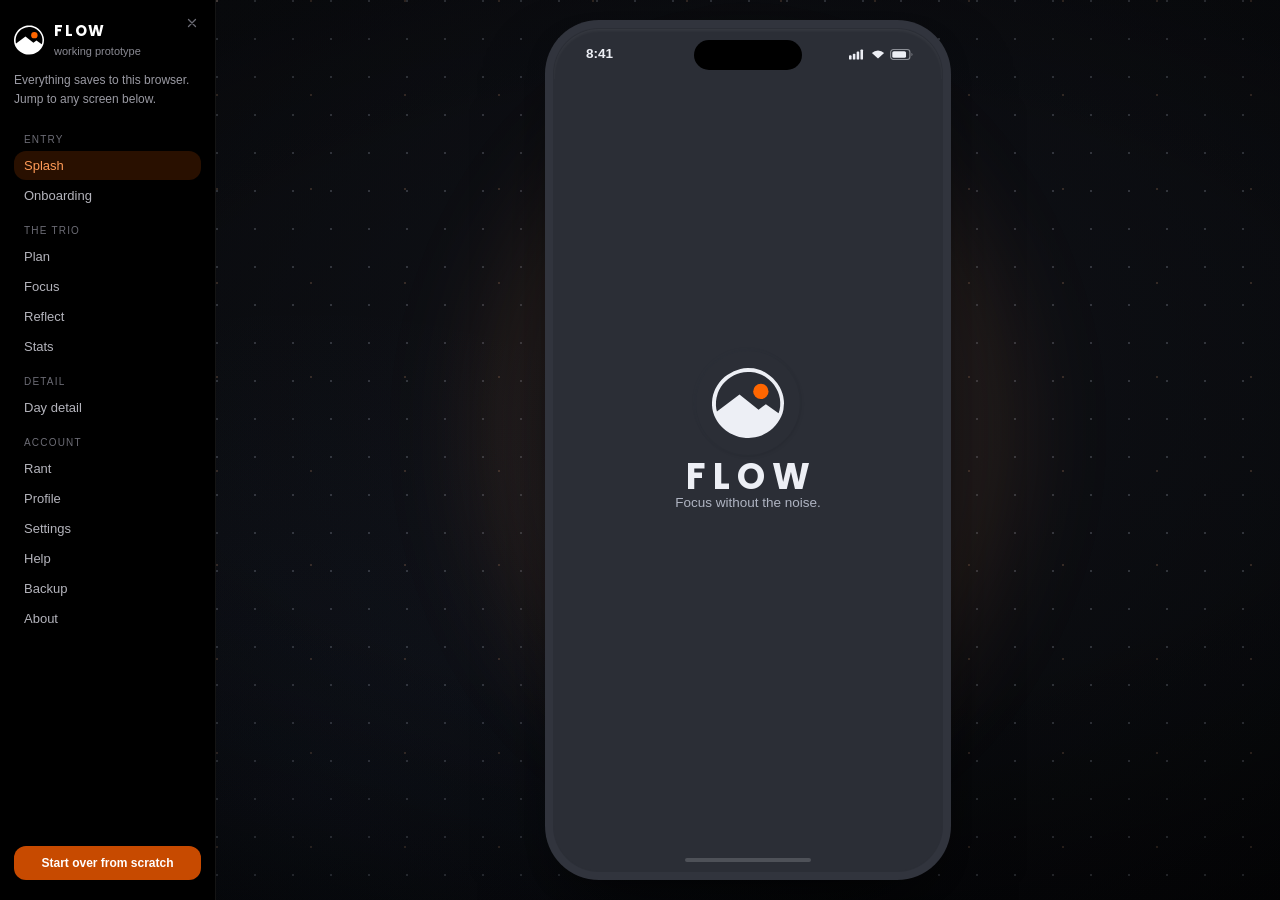
<file: index.html>
<!DOCTYPE html>
<html lang="en" data-theme="dark">
<head>
<meta charset="utf-8">
<meta name="viewport" content="width=device-width, initial-scale=1, viewport-fit=cover">
<meta name="theme-color" content="#000000">
<title>Flow</title>
<meta name="description" content="A focus app that runs in the browser. Plan the day, run the timer, reflect on how it went. No sign up, no account, nothing leaves your device.">

<!-- The mark is white on transparent, drawn for a dark ground, so on its own
     it disappears in a light browser tab. These sit it on the app's own
     near-black first. 180 is the size iOS wants for a home screen. -->
<link rel="icon" href="[data-uri]" sizes="32x32" type="image/png">
<link rel="apple-touch-icon" href="[data-uri]">
<meta name="apple-mobile-web-app-title" content="Flow">

<!-- The card people see when the link gets posted. preview.png sits next to
     the built index.html at the site root, and the URL is absolute because a
     few scrapers will not resolve a relative one. -->
<meta property="og:type" content="website">
<meta property="og:url" content="https://arihantslittlecave.github.io/flow-focus-app/">
<meta property="og:title" content="Flow">
<meta property="og:description" content="Plan the day. Do the work. Reflect on it. A focus app with no sign up and no account.">
<meta property="og:image" content="https://arihantslittlecave.github.io/flow-focus-app/preview.png">
<meta property="og:image:width" content="1600">
<meta property="og:image:height" content="900">
<meta name="twitter:card" content="summary_large_image">

<style>
/* Poppins, served from this folder rather than from Google.
   It used to come off a CDN, which meant the one dependency the project claims
   not to have was a third-party request on every open, the type could arrive
   late or not at all, and anyone running the app handed their IP to someone
   else to load a font. Four subset files, 31 KB in total, sit in app/fonts. */
@font-face{font-family:Poppins;font-weight:400;font-style:normal;font-display:swap;src:url([data-uri]) format('woff2')}
@font-face{font-family:Poppins;font-weight:500;font-style:normal;font-display:swap;src:url([data-uri]) format('woff2')}
@font-face{font-family:Poppins;font-weight:600;font-style:normal;font-display:swap;src:url([data-uri]) format('woff2')}
@font-face{font-family:Poppins;font-weight:700;font-style:normal;font-display:swap;src:url([data-uri]) format('woff2')}

/* =========================================================
   FLOW, shadcn-flavoured design system
   Zinc neutral scale, orange as --primary, bordered cards,
   muted secondary surfaces, visible focus rings.
   ========================================================= */

:root{
  /* Neumorphism: surfaces and ground are the SAME colour, and everything is
     defined by a pair of shadows instead of borders. That is the whole look,
     and it is also its weakness, so text contrast is held high on purpose and
     the one primary action per screen stays a solid orange fill. */
  --background:#2B2E36;
  --foreground:#EDEFF5;
  --card:#2B2E36;
  --card-fg:#EDEFF5;
  --muted:#31343D;
  --muted-fg:#AFB4C2;
  --subtle:#A6ACBB;      /* 5.97:1 on the surface, 5.47 on muted */
  --faint:#9299A8;       /* 4.75:1, the dimmest ink that still passes AA */
  --border:transparent;
  --input:#2B2E36;
  --ring:#FF7A2B;
  --primary-soft:rgba(199,74,0,.22);

  /* the two lights every neumorphic surface is lit by */
  --nm-dark:rgba(9,11,15,.44);
  --nm-lite:rgba(84,91,110,.30);
  --nm-out:2px 2px 5px var(--nm-dark), -2px -2px 5px var(--nm-lite);
  --nm-out-sm:1px 1px 3px var(--nm-dark), -1px -1px 3px var(--nm-lite);
  --nm-in:inset 1px 1px 3px var(--nm-dark), inset -1px -1px 3px var(--nm-lite);
  --nm-in-sm:inset 1px 1px 2px var(--nm-dark), inset -1px -1px 2px var(--nm-lite);
  --nm-faint:1px 1px 4px rgba(9,11,15,.08), -1px -1px 4px rgba(84,91,110,.05);

  --primary:#C74A00;          /* white text on this is 4.76:1 */
  --primary-fg:#FFFFFF;
  --primary-ink:#FF9B57;
  --secondary:#2B2E36;
  --secondary-fg:#EDEFF5;
  --accent-2:#4C7DFF;
  /* There is no red. The palette is five colours and a sixth one for danger
     was never among them, so a destructive action wears the brighter orange,
     the one the mark carries. It is still the accent, so it still reads as
     the committed action, but it is not the same orange as Start Flow and
     Add it, so it does not wear their clothes.
     The text goes dark for a reason: white on FF7A2B is 2.6:1 and unusable.
     2B1405 on it is 6.7:1, and it is the pairing off the palette strip. */
  --destructive:var(--muted-fg);      /* ink */
  --destructive-fill:#FF7A2B;
  --destructive-fill-fg:#2B1405;
  --success:#4FB783;

  /* Light tint plus a backdrop blur, so the app reads as pushed back rather
     than dimmed. It stays a tint rather than the old slab of 50% black, which
     over a light theme turned everything to mud and left the sheet looking
     like a cut-out pasted on. */
  --scrim:rgba(10,11,15,.40);
  --sheet-edge:rgba(255,255,255,.07);

  --stage:#0B0B0D;
  --card-shadow:none;

  --radius:18px;
  --radius-sm:12px;
  --radius-lg:24px;
  --pad:18px;
  --ease:cubic-bezier(.22,1,.36,1);
  --sans:-apple-system,BlinkMacSystemFont,'Segoe UI',Roboto,'Helvetica Neue',Arial,sans-serif;
  --brand:'Poppins',var(--sans);
}

:root[data-theme="light"]{
  /* Scoped to :root deliberately, the theme switcher is <button data-theme="light">,
     so a bare attribute selector redefines the whole palette on that button. */
  --background:#E7EAF0;
  --foreground:#2F3340;
  --card:#E7EAF0;
  --card-fg:#2F3340;
  --muted:#E1E4EC;
  --muted-fg:#565C6C;
  --subtle:#575D6E;      /* 5.45:1 on the surface */
  --faint:#636978;       /* 4.56:1, the dimmest ink that still passes AA */
  --border:transparent;
  --input:#E7EAF0;
  --primary-ink:#B04200;
  --destructive:var(--muted-fg);
  --destructive-fill:#FF7A2B;
  --destructive-fill-fg:#2B1405;
  --scrim:rgba(46,52,68,.26);
  --sheet-edge:rgba(255,255,255,.7);
  --secondary:#E7EAF0;
  --secondary-fg:#2F3340;
  --primary-soft:rgba(199,74,0,.14);

  --nm-dark:rgba(157,170,197,.42);
  --nm-lite:rgba(255,255,255,.55);
  --nm-faint:1px 1px 4px rgba(157,170,197,.09), -1px -1px 4px rgba(255,255,255,.18);
}


*,*::before,*::after{box-sizing:border-box}
html,body{height:100%}
body{
  margin:0;font-family:var(--sans);background:var(--stage);color:var(--foreground);
  font-size:14px;line-height:1.5;-webkit-font-smoothing:antialiased;overflow:hidden;
}
button{font-family:inherit;cursor:pointer;border:0;background:none;color:inherit;padding:0}
input,textarea{font-family:inherit;color:inherit}
/* Must stay a bare type selector (0,0,1). An `svg:not([...])` variant outranks
   class rules like .head-ico and blows every sized icon up to 100%. The hidden
   sprite escapes this via inline styles, which beat any stylesheet rule. */
svg{width:100%;height:100%;display:block;fill:none}
:focus-visible{outline:2px solid var(--ring);outline-offset:2px;border-radius:4px}
/* a class that sets `display` outranks the UA rule for [hidden], so state it */
[hidden]{display:none !important}

/* ============ STAGE ============ */
/* The stage is what everything gets recorded against, so it earns a little
   depth: a warm pool of light behind the phone, a cool one opposite it, and a
   vignette so the frame reads as lit rather than flat. Stays dark in both
   themes; only the phone follows the theme. */
/* The ground is now neutral and graded, and ALL the colour comes from the one
   key light behind the phone below. The old version tinted the whole stage
   warm AND put a blurred orange disc on top of it, and two warm layers over a
   near-black ground compound into brown rather than into light. */
.stage{
  /* `clip`, not `hidden`. The dot field is deliberately larger than the stage
     so its edges never show, and `hidden` would turn the stage into a scroll
     container to hold that overflow. Anything then calling .focus() inside it,
     which the confirm dialog does, scrolls ancestors to reveal the target and
     shunts the whole phone off centre. `clip` clips without ever scrolling. */
  height:100vh;display:flex;position:relative;isolation:isolate;overflow:clip;
  background:
    /* ambient fill from the lower left, wide and weak: it only exists to stop
       the warm key light reading as brown against a neutral ground */
    radial-gradient(1000px 800px at 24% 88%, rgba(96,132,214,.055), transparent 62%),
    radial-gradient(1300px 1000px at 58% 42%, #101218 0%, transparent 72%),
    linear-gradient(176deg, #08090C 0%, #060709 56%, #030405 100%);
}
/* Two dot fields at different scales drifting at different speeds, which is
   what sells depth: one field alone just slides. Both loop by translating
   EXACTLY one tile, so the pattern lands back on itself and the restart is
   invisible. Transform rather than background-position so it composites on the
   GPU and costs nothing while you are recording. Sits before .stage::after in
   the tree, so at the same z-index the vignette still paints over it and the
   dots fade out into the corners instead of running to the edge. */
/* A still dot field. It used to drift, and drifting was the wrong call: it
   pulls the eye to the background of a recording whose subject is the phone.
   Static, it does the one job worth doing, which is giving the ground a
   texture so it does not read as flat black.

   Two scales, both fixed. Dots are half the size they were and a touch
   brighter to compensate, since a smaller dot loses more to antialiasing and
   to video compression than the size reduction alone suggests. */
.stage-dots{position:absolute;inset:0;z-index:-1;pointer-events:none}
.stage-dots::before,
.stage-dots::after{content:'';position:absolute;inset:0}
.stage-dots::before{
  background-image:radial-gradient(circle at 1px 1px, rgba(214,224,244,.19) .75px, transparent 0);
  background-size:38px 38px;
}
.stage-dots::after{
  background-image:radial-gradient(circle at 1px 1px, rgba(255,186,138,.17) 1px, transparent 0);
  background-size:94px 94px;
}

.stage::after{                      /* vignette, drawn over the ground only */
  content:'';position:absolute;inset:0;z-index:-1;pointer-events:none;
  background:radial-gradient(128% 96% at 58% 44%,
    transparent 34%, rgba(0,0,0,.34) 68%, rgba(0,0,0,.78) 100%);
}
/* Flat black, and opaque, so the stage gradient and the dot field stop at its
   edge. The navigation is a tool for driving the demo, not part of the set. */
.stage-rail{
  width:216px;flex:none;padding:20px 14px;border-right:1px solid rgba(255,255,255,.08);
  background:#000;z-index:1;position:relative;
  display:flex;flex-direction:column;gap:12px;overflow-y:auto;
}
/* Rail visibility. Hiding it hands the whole window to the phone, which is the
   only thing worth recording. The state lives under its own localStorage key,
   not in the app's data, so it never lands in an export. */
.rail-hide{
  position:absolute;top:10px;right:10px;width:26px;height:26px;border-radius:8px;
  display:grid;place-items:center;color:#6C6C75;transition:.14s var(--ease);
}
.rail-hide svg{width:14px;height:14px}
.rail-hide:hover{background:rgba(255,255,255,.09);color:#fff}
.rail-show{
  position:absolute;top:14px;left:14px;z-index:5;width:34px;height:34px;border-radius:10px;
  display:none;place-items:center;color:#7A7A84;background:rgba(255,255,255,.05);
  transition:.16s var(--ease);
}
.rail-show svg{width:16px;height:16px}
.rail-show:hover{background:rgba(255,255,255,.12);color:#fff}
/* fades out of the way while you record, and comes back when you reach for it */
.rail-show{opacity:.22}
.rail-show:hover{opacity:1}
body.no-rail .stage-rail{display:none}
body.no-rail .rail-show{display:grid}

.rail-brand{display:flex;align-items:center;gap:10px}
.rail-mark{width:30px;height:30px;flex:none;color:#fff}
.rail-name{font-family:var(--brand);font-size:15px;font-weight:700;letter-spacing:.12em;color:#fff}
.rail-sub{font-size:11px;color:#8A8A93}
.rail-note{margin:0;font-size:12px;line-height:1.55;color:#9A9AA3}
.rail-nav{display:flex;flex-direction:column;gap:1px}
.rail-nav button{
  text-align:left;padding:7px 10px;border-radius:var(--radius-sm);font-size:13px;
  color:#B4B4BC;transition:.14s var(--ease);
}
.rail-nav button:hover{background:rgba(255,255,255,.07);color:#fff}
.rail-nav button.is-active{background:rgba(255,102,0,.16);color:#FF9B57}
.rail-nav .rail-cat{font-size:10px;letter-spacing:.12em;text-transform:uppercase;color:#6C6C75;padding:12px 10px 3px}
/* This was grey text on a 12% white border, on a dark rail, which is the same
   treatment as something switched off. It is the one control on the rail
   anyone actually goes looking for, so it is orange and it holds a fill. */
.rail-reset{margin-top:auto;padding:10px;border-radius:var(--radius-sm);
  font-size:12px;font-weight:600;
  border:0;background:#C74A00;color:#fff;transition:.14s}
/* #C74A00, not the brighter mark orange: white sits at 4.76:1 on this one and
   nowhere near it on #FF6600. Filled, it is also the only solid block on the
   rail, so it no longer reads as a sibling of the active nav pill. */
.rail-reset:hover{filter:brightness(1.08)}

/* `clip` not `hidden`: the dot field inside is deliberately oversized, and
   `hidden` would make this a scroll container that any .focus() could scroll. */
.device-wrap{flex:1;display:grid;place-items:center;padding:20px;min-width:0;overflow:clip;position:relative}
/* Key light and fill, both centred on the phone rather than on the stage, so
   the glow sits behind the subject instead of smearing off to one side. Warm
   from upper right, a cool counter-light from lower left to stop the warm side
   reading as brown. Sits behind .device because a pseudo-element with auto
   z-index paints in tree order and ::before comes first. */
.device-wrap::before{
  content:'';position:absolute;left:50%;top:48%;transform:translate(-50%,-50%);
  width:min(720px,104%);height:min(880px,104%);pointer-events:none;
  border-radius:50%;
  /* A ring, not a disc. The phone covers the middle of a filled glow, so all a
     disc does is light the ground you cannot see; the value contrast that makes
     a subject separate has to land ON the silhouette. Transparent out to ~38%
     (behind the frame), brightest at ~62% (just outside it), then away. This is
     the one treatment that works for both themes, since it reads as a rim light
     on the dark phone and as a warm bounce around the light one. */
  background:radial-gradient(closest-side,
    transparent 34%, rgba(255,166,104,.10) 60%, rgba(255,140,70,.04) 76%, transparent 93%);
  filter:blur(30px);
}
/* A transform scales the frame visually but leaves its layout box at 844px,
   which throws off centring and runs the bottom off-screen. The slot carries
   the real scaled size so layout stays honest. */
.device-slot{width:calc(390px * var(--fit,1));height:calc(844px * var(--fit,1))}

/* ============ DEVICE ============
   Always exactly 390x844; scales as a whole via --fit when the window is
   short, so the aspect never distorts. */
.device{
  position:relative;width:390px;height:844px;
  transform:scale(var(--fit,1));transform-origin:top left;
  background:var(--background);border-radius:46px;
  border:1px solid var(--border);
  box-shadow:0 0 0 8px var(--muted),0 0 0 9px var(--border),
              0 2px 3px rgba(255,255,255,.05) inset,
              0 40px 90px -24px rgba(0,0,0,.75),
              0 12px 34px -12px rgba(0,0,0,.55);
  display:flex;flex-direction:column;overflow:hidden;
}
.notch{position:absolute;top:11px;left:50%;transform:translateX(-50%);width:108px;height:30px;background:#000;border-radius:18px;z-index:40}
.statusbar{
  height:50px;flex:none;padding:0 28px 0 32px;display:flex;align-items:center;
  justify-content:space-between;font-size:13.5px;font-weight:600;color:var(--foreground);z-index:30;
}
.sb-right{display:flex;align-items:center;gap:5px}
.sb-ico{height:11px}
.sb-ico:nth-child(1){width:17px}.sb-ico:nth-child(2){width:14px}.sb-ico:nth-child(3){width:24px}

/* ============ SCREENS ============ */
.viewport{position:relative;flex:1;min-height:0;overflow:hidden}
.screen{position:absolute;inset:0;display:none;flex-direction:column;background:var(--background)}
.screen.is-active{display:flex;animation:screenIn .26s var(--ease)}
@keyframes screenIn{from{opacity:0;transform:translateY(6px)}to{opacity:1;transform:none}}

.scroll{
  flex:1;min-height:0;overflow-y:auto;overscroll-behavior:contain;
  padding:0 var(--pad) 24px;display:flex;flex-direction:column;gap:20px;scrollbar-width:none;
}
.scroll::-webkit-scrollbar{display:none}
.scroll>*{flex:none}

/* ============ HEADER ============ */
.apphead{flex:none;padding:2px var(--pad) 14px;display:flex;align-items:center;justify-content:space-between;gap:12px}
.head-title{
  display:flex;align-items:center;gap:7px;margin:0;
  font-size:20px;font-weight:600;letter-spacing:-.02em;color:var(--foreground);
}
.head-title>svg{display:none}
.head-title--back{font-size:14px;font-weight:500;color:var(--muted-fg);
  padding:7px 12px 7px 9px;border-radius:var(--radius-sm);border:1px solid var(--border);background:var(--card)}
.head-title--back>svg{display:block;width:14px;height:14px;transform:rotate(180deg)}
.head-title--back:hover{color:var(--foreground);background:var(--muted)}
/* an entry point that says what it is, rather than a bare flame icon */
/* .card sets flex-direction:column and is defined later in this file, so the
   modifier needs the extra class to win rather than relying on source order */
.card.card--action{
  flex-direction:row;align-items:center;gap:13px;text-align:left;width:100%;
  padding:14px;transition:.16s var(--ease);
}
.card.card--action:hover{border-color:var(--primary);background:var(--muted)}
.card.card--action:active{transform:scale(.995)}
/* A solid orange flame on a near-black disc, so it reads as a mark rather than
   as a soft tinted blob. The disc is the same in both themes on purpose: it is
   a badge, and a badge that changes colour with the theme stops being one. */
.action-ico{
  width:38px;height:38px;flex:none;border-radius:50%;display:grid;place-items:center;
  background:#0D0E12;color:#FF7A2B;
  box-shadow:inset 0 0 0 1px rgba(255,122,43,.22);
}
.action-ico svg{width:18px;height:18px}
.action-txt{flex:1;min-width:0;display:flex;flex-direction:column;gap:2px}
.action-txt b{font-size:14px;font-weight:600;letter-spacing:-.01em}
.action-txt small{font-size:11.5px;line-height:1.45;color:var(--muted-fg)}
.action-arrow{width:15px;height:15px;flex:none;color:var(--subtle)}

.avatar{
  width:36px;height:36px;flex:none;border-radius:50%;position:relative;
  background:var(--muted);border:1px solid var(--border);
  color:var(--subtle);display:grid;place-items:center;
  transition:.16s var(--ease);
}
.avatar svg{width:26px;height:26px;margin-top:4px}
.avatar:hover{color:var(--muted-fg);border-color:var(--subtle)}
.avatar:active{transform:scale(.94)}

/* ============ CARD ============ */
.card{
  background:var(--card);color:var(--card-fg);border:1px solid var(--border);
  border-radius:var(--radius);padding:16px;display:flex;flex-direction:column;gap:12px;
  box-shadow:var(--card-shadow);
}
.card--pad{padding:18px}
.card-head{display:flex;align-items:center;gap:10px}
.card-head b{font-weight:600;font-size:14.5px;flex:1;letter-spacing:-.01em}
.card-head span{font-size:12px;color:var(--subtle);font-variant-numeric:tabular-nums}
.head-ico{width:16px;height:16px;flex:none;color:var(--subtle)}
.card-p{margin:0;font-size:13px;line-height:1.65;color:var(--muted-fg)}
.card-empty{margin:0;font-size:12.5px;line-height:1.6;color:var(--subtle);text-align:center;padding:14px 6px}
.card-fine{margin:0;font-size:11.5px;line-height:1.55;color:var(--subtle);text-align:center}
.card-fine a{color:var(--primary-ink);text-decoration:none}
.card-brand{display:flex;align-items:center;justify-content:space-between;gap:12px}
.card-brand b{font-size:15px;font-weight:600;letter-spacing:-.01em}
.brandmark{display:flex;align-items:center;gap:6px;flex:none;opacity:.85}
.brandmark svg{width:20px;height:20px;color:var(--card-fg)}
.brandmark em{font-family:var(--brand);font-style:normal;font-size:10px;font-weight:700;letter-spacing:.09em}
/* left, not centre: the hero stat, the three tiles under it and the whole
   card below are all left-aligned, so centring these two made one card
   change edge twice. A 40px number that recentres as the total changes
   width also moves on the screen every day; anchored left it does not. */
.card-sec{display:flex;flex-direction:column;gap:10px;align-items:flex-start;padding:2px 0}
.sec-title{font-size:12px;font-weight:500;color:var(--muted-fg);letter-spacing:.01em}
.sec-note{font-size:11.5px;color:var(--subtle)}
.card-foot{display:flex;align-items:center;justify-content:space-between;gap:12px}
.card-foot--btns{border-top:1px solid var(--border);padding-top:12px}
.card-foot span{font-size:11.5px;color:var(--subtle)}
.done-count{display:flex;align-items:center;gap:7px;font-size:12.5px;color:var(--muted-fg)}
.done-count svg{width:15px;height:15px;flex:none;color:var(--subtle)}
.done-count b{font-weight:600;color:var(--foreground);font-variant-numeric:tabular-nums}

/* ============ ROWS ============ */
.rows{display:flex;flex-direction:column;gap:12px}
.row{
  display:flex;align-items:center;justify-content:space-between;gap:12px;
  padding:11px 13px;border:1px solid var(--border);border-radius:var(--radius-sm);
  font-size:13.5px;color:var(--foreground);text-align:left;width:100%;
  background:transparent;transition:.14s var(--ease);
}
.row span{flex:1;min-width:0}
.row b{font-weight:600;font-variant-numeric:tabular-nums;color:var(--foreground)}
.row:hover{background:var(--muted)}
.row.is-sel{background:var(--muted);border-color:var(--subtle)}
.row.is-sel span{font-weight:500}
/* the row is just a row now; the dialog it opens does the warning */
.row--danger{color:var(--destructive);border-color:var(--border)}
.row--danger:hover{background:rgba(255,255,255,.05)}
.row--split{cursor:default}
.row--entry{padding:12px 13px}
/* block, not flex: as a flex item the clamped note got compressed and the
   second line was sliced through the middle of the glyphs */
.row--entry{display:block;padding:11px 13px}
.entry-when{font-size:11.5px;color:var(--subtle);display:flex;gap:7px;align-items:center;margin-bottom:4px}
.entry-when i{width:6px;height:6px;border-radius:50%;background:var(--mood,var(--subtle));flex:none}
.entry-note{font-size:13px;line-height:1.5;color:var(--foreground);
  display:-webkit-box;-webkit-line-clamp:2;-webkit-box-orient:vertical;overflow:hidden;
  max-height:3em}   /* explicit, or the second line clips mid-glyph */
.row--split:hover{background:transparent}

/* ============ BUTTONS ============ */
/* text-decoration and colour are stated because two of these are <a>: a link
   that really goes somewhere beats a <button> that only apologises for not
   working. Both open the repo in a new tab. */
.btn{
  height:40px;padding:0 16px;border-radius:var(--radius-sm);
  font-size:13.5px;font-weight:500;display:inline-flex;align-items:center;
  justify-content:center;gap:7px;transition:.14s var(--ease);white-space:nowrap;
  text-decoration:none;color:inherit;cursor:pointer;
}
.btn:active{transform:scale(.985)}
.btn-ico{width:15px;height:15px;flex:none}
.btn--primary{background:var(--primary);color:var(--primary-fg)}
.btn--primary:hover{filter:brightness(1.08)}
.btn--ghost{background:transparent;color:var(--foreground);border:1px solid var(--border)}
.btn--ghost:hover{background:var(--muted)}
.btn--block{width:100%}
.btn--grow{flex:1}
.btn--sm{height:32px;padding:0 12px;font-size:12.5px}
.btn-pair{display:flex;gap:6px}
.icon-btn{width:30px;height:30px;border-radius:var(--radius-sm);display:grid;place-items:center;color:var(--muted-fg);flex:none;transition:.14s}
.icon-btn:hover{background:var(--muted);color:var(--foreground)}
.icon-btn svg{width:17px;height:17px}
.round-btn{width:40px;height:40px;flex:none;border-radius:var(--radius-sm);background:var(--secondary);border:1px solid var(--border);color:var(--muted-fg);display:grid;place-items:center;transition:.14s}
.round-btn:hover{color:var(--foreground);background:var(--muted)}
.round-btn svg{width:16px;height:16px}

/* ============ FIELDS ============ */
.fld{display:flex;flex-direction:column;gap:6px}
.fld>span{font-size:12.5px;font-weight:500;color:var(--foreground)}
.fld input,textarea,.addrow input{
  width:100%;height:38px;padding:0 12px;border-radius:var(--radius-sm);
  background:transparent;border:1px solid var(--input);
  font-size:13.5px;color:var(--foreground);outline:none;transition:.14s;
}
textarea{height:auto;padding:10px 12px;resize:none;line-height:1.6;font-size:13.5px}
.fld input:focus,textarea:focus,.addrow input:focus{border-color:var(--ring);box-shadow:0 0 0 3px var(--primary-soft, rgba(255,102,0,.14))}
input::placeholder,textarea::placeholder{color:var(--subtle)}

.seg{display:flex;gap:2px;padding:3px;background:var(--muted);border-radius:var(--radius-sm);flex:none}
.seg button{padding:5px 11px;border-radius:6px;font-size:12px;font-weight:500;color:var(--muted-fg);transition:.14s var(--ease)}
.seg button.is-active{background:var(--card);color:var(--foreground);box-shadow:0 1px 2px rgba(0,0,0,.18)}
.seg--sm button{padding:4px 9px;font-size:11.5px}

.swatches{display:flex;gap:6px;flex:none}
.swatches button{width:20px;height:20px;border-radius:50%;background:var(--s);border:2px solid transparent;transition:.14s}
.swatches button.is-active{border-color:var(--foreground)}

.toggle{width:40px;height:23px;flex:none;border-radius:999px;background:var(--muted);border:1px solid var(--border);position:relative;transition:.2s var(--ease)}
.toggle::after{content:'';position:absolute;top:2px;left:2px;width:17px;height:17px;border-radius:50%;background:var(--subtle);transition:.2s var(--ease)}
.toggle.is-on{background:var(--primary);border-color:var(--primary)}
.toggle.is-on::after{transform:translateX(17px);background:#fff}

/* ============ STEPPERS ============ */
.stepper-row{display:flex;align-items:center;justify-content:space-between;gap:8px;
  padding:8px 10px;background:var(--card);border:1px solid var(--border);border-radius:var(--radius)}
.stepper-row b{flex:1;font-size:14px;font-weight:600;color:var(--foreground);text-align:center;letter-spacing:-.01em}
.stepper-row button{width:28px;height:28px;flex:none;border-radius:6px;color:var(--muted-fg);display:grid;place-items:center;transition:.14s}
.stepper-row button:hover{background:var(--muted);color:var(--foreground)}
.stepper-row button svg{width:13px;height:13px}

.pill-stepper{
  flex:1;min-width:0;height:52px;border-radius:var(--radius-sm);background:var(--card);
  border:1px solid var(--border);display:flex;align-items:center;padding:0 4px;gap:4px;
}
/* caption above value, so "General" is understood as the block's label rather
   than as a loose word sitting between two arrows */
.pill-val{flex:1;min-width:0;display:flex;flex-direction:column;align-items:center;gap:1px}
.pill-val i{font-style:normal;font-size:9px;letter-spacing:.07em;text-transform:uppercase;color:var(--subtle)}
.pill-stepper b{max-width:100%;font-size:13px;font-weight:500;color:var(--foreground);text-align:center;
  overflow:hidden;text-overflow:ellipsis;white-space:nowrap}
/* 28x28 with no resting state: below a comfortable touch target, and flat
   until hovered, so on a phone there was nothing saying these were buttons.
   44x44 with a plate at rest. */
.pill-stepper button{width:44px;height:44px;flex:none;border-radius:10px;
  background:var(--muted);color:var(--muted-fg);display:grid;place-items:center;transition:.14s}
.pill-stepper button:hover:not(:disabled){color:var(--foreground)}
.pill-stepper button:active:not(:disabled){box-shadow:var(--nm-in-sm)}
.pill-stepper button:disabled{opacity:.25;cursor:default}
.pill-stepper button svg{width:15px;height:15px}

.numstep{display:flex;align-items:center;justify-content:space-between;gap:8px}
.numstep b{font-size:15px;font-weight:600;font-variant-numeric:tabular-nums}
.numstep button{width:26px;height:26px;flex:none;border-radius:6px;background:var(--muted);border:1px solid var(--border);color:var(--foreground);display:grid;place-items:center;transition:.14s}
.numstep button:hover{border-color:var(--subtle)}
.numstep button svg{width:12px;height:12px}
.numstep--wide{height:38px;border:1px solid var(--input);border-radius:var(--radius-sm);padding:0 6px}

/* ============ PLAN ============ */
.tasks{list-style:none;margin:0;padding:0;display:flex;flex-direction:column;gap:1px}
.task{display:flex;align-items:center;gap:10px;padding:9px 8px;border-radius:var(--radius-sm);transition:.14s}
.task:hover{background:var(--muted)}
.task-txt{flex:1;min-width:0;font-size:13.5px;line-height:1.45;color:var(--foreground);word-break:break-word}
/* skip-ink is the reason a struck task can come out looking unstruck: browsers
   break the line where it would cross a glyph, and on a short line with
   descenders and digits the gaps can swallow most of it. Pinning the colour and
   thickness too, so the line does not thin out to nothing at odd zoom levels. */
.task.is-done .task-txt{
  color:var(--subtle);
  text-decoration:line-through;
  text-decoration-color:var(--subtle);
  text-decoration-thickness:1.5px;
  text-decoration-skip-ink:none;
}
.task-txt[contenteditable="true"]{outline:none;box-shadow:inset 0 -1px 0 var(--primary)}
.task-box{width:18px;height:18px;flex:none;border-radius:5px;border:1.5px solid var(--subtle);display:grid;place-items:center;color:transparent;transition:.14s}
.task.is-done .task-box{background:var(--primary);border-color:var(--primary);color:#fff}
.task-box svg{width:11px;height:11px}
.task-carried{font-size:9.5px;font-weight:500;letter-spacing:.04em;text-transform:uppercase;padding:2px 6px;border-radius:5px;background:var(--muted);border:1px solid var(--border);color:var(--subtle);flex:none}
.task-grip{width:20px;height:24px;flex:none;display:grid;place-items:center;color:transparent;cursor:grab;touch-action:none}
.task:hover .task-grip{color:var(--subtle)}
.task-grip svg{width:13px;height:13px}
.task-del{width:22px;height:24px;flex:none;display:grid;place-items:center;color:transparent}
.task:hover .task-del{color:var(--subtle)}
.task-del:hover{color:var(--foreground)}
.task-del svg{width:13px;height:13px}
.task.is-dragging{opacity:.5;background:var(--muted)}

.cal-head{display:flex;align-items:center;justify-content:space-between;gap:10px}
.cal-head b{font-size:13.5px;font-weight:500;color:var(--foreground)}
.cal-head button{width:26px;height:26px;border-radius:6px;color:var(--muted-fg);display:grid;place-items:center;transition:.14s}
.cal-head button:hover{background:var(--muted);color:var(--foreground)}
.cal-head button svg{width:13px;height:13px}
.cal-dow{display:grid;grid-template-columns:repeat(7,1fr)}
.cal-dow span{text-align:center;font-size:9.5px;font-weight:500;color:var(--subtle)}
.cal-grid{display:grid;grid-template-columns:repeat(7,1fr);gap:2px}
.cal-cell{
  aspect-ratio:1;border-radius:var(--radius-sm);display:flex;align-items:center;justify-content:center;
  font-size:12.5px;color:var(--muted-fg);position:relative;transition:.14s;
}
/* was opacity .4 on top of --subtle, which measured 1.98:1. Dimming a
   muted ink a second time is how text ends up unreadable while every token
   in the file still says it passes. */
.cal-cell.is-out{color:var(--faint)}
.cal-cell:hover:not(.is-today){background:var(--muted);color:var(--foreground)}
.cal-cell.is-today{background:var(--primary);color:#fff;font-weight:600}
.cal-cell i{width:3px;height:3px;border-radius:50%;background:var(--primary);position:absolute;bottom:4px}
.cal-cell.is-today i{background:#fff}

/* ============ FOCUS DIAL ============ */
.dial{position:relative;width:100%;max-width:250px;margin:2px auto 0;aspect-ratio:1;padding-bottom:20px}
.dial-svg{transform:rotate(-90deg)}
.dial-disc{fill:transparent}
.dial-track{fill:none;stroke:var(--muted);stroke-width:8}
.dial-fill{fill:none;stroke:var(--primary);stroke-width:8;stroke-linecap:round;
  stroke-dasharray:816.8;stroke-dashoffset:0;transition:stroke-dashoffset .3s linear}
.dial.is-break .dial-fill{stroke:var(--accent-2)}
.dial-face{position:absolute;inset:0;display:flex;flex-direction:column;align-items:center;justify-content:center;gap:3px;padding-bottom:20px}
.dial-time{font-size:38px;font-weight:600;letter-spacing:-.035em;color:var(--foreground);font-variant-numeric:tabular-nums;line-height:1}
.dial-units{display:flex;gap:25px;font-size:9.5px;color:var(--muted-fg);padding-left:3px;letter-spacing:.06em;text-transform:uppercase}
.dial-btn{position:absolute;left:50%;bottom:0;transform:translateX(-50%);height:42px;padding:0 24px}
.dial-btn:active{transform:translateX(-50%) scale(.98)}

.session-row{display:flex;align-items:center;gap:8px}
.duo{display:grid;grid-template-columns:1fr 1fr;gap:10px}
.card--duo{padding:13px;gap:9px}
.card--duo>span{font-size:11.5px;color:var(--muted-fg)}
/* The three numbers moved into their own .strip when the goal bar joined the
   card, so these target .strip, not the card's children. A `.card--strip>div`
   selector here would out-specify the .goal rules further down and squash the
   bar into a fourth column. */
.card--strip{overflow:hidden}

.sound-list{display:flex;flex-direction:column;gap:1px}
.sound-item{display:flex;align-items:center;gap:10px;padding:9px 8px;border-radius:var(--radius-sm);width:100%;text-align:left;transition:.14s}
.sound-item:hover{background:var(--muted)}
.sound-item span{flex:1;font-size:13px;color:var(--muted-fg)}
.sound-item.is-on span{color:var(--foreground);font-weight:500}
.sound-item svg{width:15px;height:15px;flex:none;color:var(--subtle)}
.sound-item.is-on svg{color:var(--primary)}
.slider-row{display:flex;align-items:center;gap:10px;padding:4px 8px 0}
.slider-row>svg{width:14px;height:14px;flex:none;color:var(--subtle)}
.slider-row span{font-size:11.5px;color:var(--subtle);width:20px;text-align:right;font-variant-numeric:tabular-nums}
input[type=range]{-webkit-appearance:none;appearance:none;flex:1;outline:none;
  /* 2px sides is the UA margin the bar already had; keeping it means the
     track lands on exactly the pixels it used to. */
  height:44px;margin:-20px 2px;background:transparent}
input[type=range]::-webkit-slider-runnable-track{height:4px;border-radius:3px;background:var(--muted)}
input[type=range]::-moz-range-track{height:4px;border-radius:3px;background:var(--muted)}
input[type=range]::-webkit-slider-thumb{-webkit-appearance:none;width:14px;height:14px;border-radius:50%;background:var(--foreground);cursor:pointer;margin-top:-5px}
input[type=range]::-moz-range-thumb{width:14px;height:14px;border-radius:50%;background:var(--foreground);border:0;cursor:pointer}

/* ============ REFLECT ============ */
.moodbars{display:flex;gap:6px}
.moodbar{
  flex:1;display:flex;flex-direction:column;align-items:center;gap:7px;padding:10px 4px;
  border:1px solid var(--border);border-radius:var(--radius-sm);transition:.16s var(--ease);
}
.moodbar span{font-size:10px;color:var(--muted-fg);text-align:center;line-height:1.2}
/* a valence scale, so the row reads at a glance instead of five identical chips */
.moodbar[data-mood="1"]{--mood:#D9553C}
.moodbar[data-mood="2"]{--mood:#D9883C}
.moodbar[data-mood="3"]{--mood:#8C8A84}
.moodbar[data-mood="4"]{--mood:#6E9E5E}
.moodbar[data-mood="5"]{--mood:#4E9B72}
.moodbar i{width:100%;height:4px;border-radius:2px;background:var(--mood,var(--muted));opacity:.4;transition:.16s var(--ease)}
.moodbar:hover{background:var(--muted)}
.moodbar:hover i{opacity:.7}
.moodbar.is-sel{border-color:var(--mood);background:color-mix(in srgb, var(--mood) 15%, transparent)}
.moodbar.is-sel span{color:var(--foreground);font-weight:500}
.moodbar.is-sel i{opacity:1;height:5px}

/* ============ STATS ============ */
.streak-dots{display:flex;gap:6px}
.streak-dots i{width:20px;height:20px;border-radius:50%;border:1.5px solid var(--border);transition:.2s}
.streak-dots i.is-on{background:var(--primary);border-color:var(--primary)}

.quad{display:grid;grid-template-columns:1fr 1fr;gap:1px;background:var(--border);border:1px solid var(--border);border-radius:var(--radius-sm);overflow:hidden}
.quad>div{padding:12px;display:flex;flex-direction:column;gap:2px;background:var(--card)}
.quad span{font-size:11px;color:var(--muted-fg)}
.quad b{font-size:19px;font-weight:600;letter-spacing:-.03em;line-height:1.2}
.quad i{font-style:normal;font-size:10.5px;color:var(--subtle)}
.quad--2{grid-template-columns:1fr 1fr}
.quad--3{grid-template-columns:repeat(3,1fr)}
.quad--3>div{align-items:center;text-align:center}
.quad--3 b{color:var(--primary-ink);font-size:18px}
/* the three supporting numbers on Stats: same layout as the profile trio but
   ordinary ink, because orange on this screen belongs to the mood chart */
.quad--plain b{color:var(--card-fg);font-size:17px}
.quad--plain>div{align-items:flex-start;text-align:left}

/* one hero number, three supporting ones */
/* no side padding: it is not a boxed tile, so 14px in from the card's own
   edge just put the biggest number on the screen 14px off every other
   left edge in the card. */
.hero-stat{display:flex;flex-direction:column;gap:3px;padding:16px 0 18px}
.hero-stat span{font-size:11px;color:var(--muted-fg)}
.hero-stat b{font-size:40px;font-weight:600;letter-spacing:-.04em;line-height:1.05}
.hero-stat i{font-style:normal;font-size:11px;color:var(--subtle)}

/* a column chart, not tinted bars, opacity on orange over black goes muddy */
.moodsplit{display:flex;width:100%;gap:6px;align-items:flex-end}
.moodsplit>div{flex:1;display:flex;flex-direction:column;align-items:center;gap:6px;height:78px;justify-content:flex-end}
.moodsplit i{width:100%;border-radius:4px 4px 2px 2px;background:var(--muted);min-height:3px;transition:height .45s var(--ease)}
.moodsplit>div.is-top i{background:var(--primary)}
.moodsplit em{font-style:normal;font-size:9px;color:var(--subtle);text-align:center;line-height:1.1}
.moodsplit u{text-decoration:none;font-size:9.5px;font-weight:600;color:var(--muted-fg);font-variant-numeric:tabular-nums}

.kv{display:flex;align-items:center;justify-content:space-between;font-size:12.5px;color:var(--muted-fg)}
.kv b{font-weight:600;color:var(--foreground);font-variant-numeric:tabular-nums}

.chart{height:110px;display:flex;align-items:flex-end;gap:4px;padding-top:4px}
.bar-col{flex:1;height:100%;display:flex;align-items:flex-end;cursor:pointer}
.bar{width:100%;border-radius:4px 4px 2px 2px;background:var(--muted);min-height:3px;transition:height .45s var(--ease),background .14s}
.bar-col:hover .bar{background:var(--subtle)}
.bar-col.is-today .bar{background:var(--primary)}
.chart-x{display:flex;gap:4px}
.chart-x span{flex:1;text-align:center;font-size:9.5px;color:var(--subtle)}
.chart-hint{margin:0;font-size:10.5px;color:var(--subtle);text-align:center}

.tagstat{display:flex;flex-direction:column;gap:10px}
.tagstat-row{display:flex;flex-direction:column;gap:5px}
.tagstat-top{display:flex;align-items:baseline;justify-content:space-between;gap:10px}
.tagstat-top span{font-size:12.5px;color:var(--muted-fg);overflow:hidden;text-overflow:ellipsis;white-space:nowrap}
.tagstat-top b{font-size:11.5px;font-weight:500;flex:none;color:var(--foreground);font-variant-numeric:tabular-nums}
.tagstat-bar{height:5px;border-radius:3px;background:var(--muted);overflow:hidden}
.tagstat-bar i{display:block;height:100%;border-radius:3px;background:var(--subtle)}
.tagstat-row:first-child .tagstat-bar i{background:var(--primary)}

.tod{display:flex;flex-direction:column;gap:9px}
.tod-row{display:grid;grid-template-columns:60px 1fr 46px;gap:10px;align-items:center}
.tod-row label{font-size:12.5px;color:var(--muted-fg)}
.tod-bar{height:5px;border-radius:3px;background:var(--muted);overflow:hidden}
.tod-bar i{display:block;height:100%;border-radius:3px;background:var(--subtle);transition:width .45s var(--ease)}
.tod-row.is-best .tod-bar i{background:var(--primary)}
.tod-row b{font-size:11.5px;font-weight:500;text-align:right;color:var(--muted-fg);font-variant-numeric:tabular-nums}

/* ============ DAY LOG ============ */
.log{display:flex;flex-direction:column;gap:1px}
.log-row{display:grid;grid-template-columns:auto 1fr auto;gap:11px;align-items:center;padding:9px 8px;border-radius:var(--radius-sm)}
.log-row:hover{background:var(--muted)}
.log-dot{width:6px;height:6px;border-radius:50%;background:var(--primary);flex:none}
.log-main{min-width:0;display:flex;flex-direction:column;gap:1px}
.log-main b{font-size:13px;font-weight:500;overflow:hidden;text-overflow:ellipsis;white-space:nowrap}
.log-main span{font-size:11px;color:var(--subtle);font-variant-numeric:tabular-nums}
.log-dur{font-size:12.5px;font-weight:600;flex:none;font-variant-numeric:tabular-nums}

/* ============ PROFILE ============ */
/* The old layout floated a 76px silhouette half outside a card, which is the
   shape of an avatar upload. Flow has no photo and no account, so it now shows
   the identity it really has: an initial, a name, and a start date. */
.card--hero{flex-direction:row;align-items:center;gap:14px;padding:18px}
.prof-mark{
  position:relative;width:62px;height:62px;flex:none;border-radius:50%;
  display:grid;place-items:center;overflow:visible;
  font-size:26px;font-weight:600;letter-spacing:-.02em;line-height:1;
  /* A neutral placeholder, not an orange disc with an initial in it. The header
     avatars already use a person mark; the profile now matches them. */
  color:var(--muted-fg);background:var(--muted);
  background-size:cover;background-position:center;
  box-shadow:var(--nm-out-sm);cursor:pointer;transition:.16s var(--ease);
}
.prof-mark:hover{filter:brightness(1.06)}
.prof-mark:active{transform:scale(.97)}
/* once there is a photo the initial must not sit on top of it */
.prof-mark.has-photo{color:transparent;background-color:var(--muted)}
.prof-mark.has-photo .prof-person{display:none}
.prof-person{width:34px;height:34px;color:var(--subtle)}
.prof-cam{
  position:absolute;right:-2px;bottom:-2px;width:22px;height:22px;border-radius:50%;
  background:var(--muted);border:2px solid var(--card);display:grid;place-items:center;
  color:var(--muted-fg);
}
.prof-cam svg{width:10px;height:10px}
.prof-clear{align-self:flex-start;margin-top:2px;padding:3px 0;
  font-size:11.5px;color:var(--primary-ink);text-decoration:underline;text-underline-offset:2px}
/* header avatars carry the same picture */
.avatar-img{width:100%;height:100%;object-fit:cover;display:block;border-radius:50%}
.prof-id{min-width:0;display:flex;flex-direction:column;gap:3px}
.prof-id b{font-size:19px;font-weight:600;letter-spacing:-.02em;
  overflow:hidden;text-overflow:ellipsis;white-space:nowrap}
.prof-id span{font-size:11.5px;line-height:1.45;color:var(--subtle)}
.prof-stats{display:flex}
.prof-stats>div{flex:1;display:flex;flex-direction:column;align-items:center;gap:2px}
.prof-stats b{font-size:19px;font-weight:600;letter-spacing:-.02em}
.prof-stats span{font-size:10px;color:var(--subtle);text-align:center}

/* ============ HELP ============ */
.faq{display:flex;flex-direction:column;gap:8px}
.faq-answer{margin:0;font-size:12.5px;line-height:1.7;color:var(--muted-fg);
  padding:11px 13px;background:var(--muted);border-radius:var(--radius-sm)}
.faq-answer:empty{display:none}
.faq-chev{width:13px;height:13px;flex:none;color:var(--subtle);transition:.18s var(--ease)}
.faq-q.is-sel .faq-chev{transform:rotate(90deg);color:var(--primary-ink)}

/* ============ ABOUT ============ */
.about-top{display:flex;flex-direction:column;align-items:center;gap:3px;padding:8px 0 4px}
.about-mark{width:48px;height:48px;color:var(--foreground);margin-bottom:8px}
.about-top b{font-family:var(--brand);font-size:18px;font-weight:700;letter-spacing:.16em;padding-left:.16em}
.about-top span{font-size:11px;color:var(--subtle)}

/* ============ SPLASH / ONBOARDING ============ */
.splash{flex:1;display:flex;flex-direction:column;align-items:center;justify-content:center;
  gap:4px;padding-bottom:22%}           /* optical centre sits above true centre */
/* The gap you see is the flex gap plus the plate's own empty ring, and the ring
   was doing most of it: a 150px plate around a 78px mark left 36px of nothing
   under the logo before the wordmark even started. Tightening the plate is what
   closes the space; the flex gap alone could go to zero and still look wide. */
.splash-plate{
  width:104px;height:104px;border-radius:50%;display:grid;place-items:center;
  background:var(--background);box-shadow:var(--nm-faint);
}
.splash-mark{width:72px;height:72px;color:var(--foreground)}
/* line-height:1 so the wordmark's box hugs the glyphs; the default leading
   was padding ~14px of dead space under it and floating the tagline low */
.splash-word{font-family:var(--brand);font-size:36px;font-weight:700;letter-spacing:.2em;
  padding-left:.2em;line-height:1}
/* tuned against rendered ink, not box edges: FLOW has no descenders,
   so its em box runs well below the visible letters and a box-equal gap
   still reads as a larger one */
/* -16px was tuned against a 14px flex gap. The gap is now 4px, so the same
   value pulled the tagline into the wordmark's ink. It tracks the gap. */
.splash-tag{margin-top:-6px}
.splash-tag{font-size:13.5px;color:var(--muted-fg)}

.ob{flex:1;display:flex;flex-direction:column;padding:2px var(--pad) 40px;min-height:0}  /* clears the home indicator */
.ob-top{display:flex;align-items:center;justify-content:space-between;padding-bottom:16px;flex:none}
.ob-dots{display:flex;gap:5px}
.ob-dots i{width:6px;height:6px;border-radius:3px;background:var(--muted);transition:.26s var(--ease)}
.ob-dots i.is-on{width:20px;background:var(--primary)}
/* 44 tall so it is a real target. It sits in the top corner, which is the
   hardest spot on the screen to hit, and it was 29px. The label stays 13px;
   the padding does the work, so nothing about it looks heavier. */
.ob-skip{font-size:13px;color:var(--muted-fg);border-radius:var(--radius-sm);
  min-height:44px;min-width:44px;padding:0 14px;
  display:inline-flex;align-items:center;justify-content:center}
/* the taller button would otherwise push the whole screen down */
.ob-top{padding-bottom:8px}
.ob-skip:hover{background:var(--muted);color:var(--foreground)}
.ob-body{flex:1;min-height:0;overflow-y:auto;scrollbar-width:none;display:flex}
.ob-body::-webkit-scrollbar{display:none}
.ob-step{display:none;flex-direction:column;gap:9px;width:100%;justify-content:center;padding-bottom:16%}
.ob-step.is-active{display:flex}
.ob-mark{width:76px;height:76px;color:var(--foreground);margin-bottom:3px}
.ob-h{margin:0;font-size:25px;font-weight:600;line-height:1.22;letter-spacing:-.03em}
.ob-p{margin:0;font-size:13.5px;line-height:1.6;color:var(--muted-fg)}
.ob-foot{flex:none;display:flex;gap:8px;padding-top:14px}
.ob-input{
  width:100%;height:52px;padding:0 16px;margin-top:4px;
  border-radius:var(--radius);background:var(--card);border:1px solid var(--input);
  font-size:17px;color:var(--foreground);outline:none;transition:.14s;
}
.ob-input:focus{border-color:var(--ring);box-shadow:0 0 0 3px var(--primary-soft, rgba(255,102,0,.14))}
.ob-hint{margin:0;font-size:12px;color:var(--subtle)}
/* the minutes double as a one-tap preset cycle */
.cycle{cursor:pointer;border-bottom:1px dashed var(--border);padding-bottom:1px}
.cycle:hover{border-bottom-color:var(--primary)}

/* ============ AVATAR MENU ============ */
.menu-scrim{position:absolute;inset:0;z-index:60;background:var(--scrim);
  -webkit-backdrop-filter:blur(6px) saturate(.92);backdrop-filter:blur(6px) saturate(.92);
  animation:fade .18s var(--ease)}
@keyframes fade{from{opacity:0}to{opacity:1}}
.menu-sheet{
  position:absolute;top:56px;right:14px;min-width:196px;
  background:var(--card);border:1px solid var(--border);border-radius:var(--radius);
  padding:5px;display:flex;flex-direction:column;gap:1px;
  box-shadow:0 16px 40px -10px rgba(0,0,0,.7);animation:menuIn .18s var(--ease);
}
@keyframes menuIn{from{opacity:0;transform:translateY(-6px) scale(.98)}to{opacity:1;transform:none}}
.menu-sheet button{padding:9px 11px;border-radius:6px;font-size:13px;text-align:left;color:var(--foreground);transition:.12s}
.menu-sheet button:hover{background:var(--muted)}
.menu-theme{display:flex;align-items:center;gap:8px;padding:6px 8px 8px;border-bottom:1px solid var(--border);margin-bottom:4px}
.menu-theme>span{flex:1;font-size:12px;color:var(--subtle)}
.menu-back{width:28px;height:26px;display:grid;place-items:center;color:var(--subtle)}
.menu-back svg{width:14px;height:14px}

/* ============ TAB BAR ============
   In normal flow, never overlaying content. */
/* the bottom padding is the home-indicator safe area, without it the labels
   sit on top of the indicator and touch the bezel */
.tabbar{flex:none;display:flex;padding:8px 8px 26px;background:var(--background);border-top:1px solid var(--border)}
.tabbar.is-hidden{display:none}
.tabpill{width:100%;display:flex;align-items:center;gap:2px}
.tab{
  flex:1;min-width:0;height:46px;border-radius:var(--radius-sm);display:flex;flex-direction:column;
  align-items:center;justify-content:center;gap:3px;
  font-size:10.5px;font-weight:500;color:var(--subtle);transition:.14s var(--ease);
}
.tab svg{width:18px;height:18px}
.tab span{max-width:100%;overflow:hidden;text-overflow:ellipsis}
.tab:hover{color:var(--muted-fg);background:var(--muted)}
.tab.is-active{color:var(--primary-ink)}
.device::after{content:'';position:absolute;bottom:9px;left:50%;transform:translateX(-50%);width:126px;height:4px;border-radius:3px;background:var(--foreground);opacity:.18;z-index:70;pointer-events:none}

/* ============ DIALOG ============ */
.dlg-scrim{position:absolute;inset:0;z-index:90;background:var(--scrim);
  -webkit-backdrop-filter:blur(7px) saturate(.92);backdrop-filter:blur(7px) saturate(.92);
  display:grid;place-items:center;padding:26px;animation:fade .16s var(--ease)}
.dlg{
  width:100%;background:var(--card);border:1px solid var(--border);border-radius:var(--radius);
  padding:18px;display:flex;flex-direction:column;gap:8px;animation:menuIn .18s var(--ease);
  box-shadow:0 20px 50px -12px rgba(0,0,0,.8);
}
.dlg h3{margin:0;font-size:15px;font-weight:600;letter-spacing:-.01em}
.dlg p{margin:0;font-size:13px;line-height:1.6;color:var(--muted-fg)}
.dlg-actions{display:flex;gap:8px;margin-top:8px}
.dlg-actions .btn{flex:1}
.btn--danger{background:var(--destructive-fill);color:var(--destructive-fill-fg)}
.btn--danger:hover{filter:brightness(1.10)}

/* ============ TOAST ============ */
.toast{
  position:absolute;left:50%;bottom:100px;transform:translate(-50%,14px);
  padding:9px 15px;border-radius:var(--radius-sm);background:var(--card);
  border:1px solid var(--border);color:var(--foreground);
  /* nowrap sent any message longer than the phone straight off both edges,
     which is exactly what the dictation notice did */
  font-size:12.5px;font-weight:500;opacity:0;pointer-events:none;
  max-width:calc(100% - 36px);text-align:center;line-height:1.45;
  transition:.22s var(--ease);z-index:80;box-shadow:0 10px 26px -8px rgba(0,0,0,.6);
}
.toast.is-on{opacity:1;transform:translate(-50%,0)}


/* ============ RANT ============
   A blank page on purpose: no card, no border, nothing to fill in. The text
   never touches storage, so the only exit is the fire. */
.rant{flex:1;min-height:0;display:flex;flex-direction:column;padding:0 var(--pad) 14px;position:relative}
.rant-hint{margin:0 0 10px;font-size:11.5px;line-height:1.5;color:var(--muted-fg)}
.rant-text{
  flex:1;min-height:0;width:100%;padding:2px 0;border:0;background:transparent;resize:none;outline:none;
  font-size:17px;line-height:1.65;color:var(--foreground);
}
.rant-text::placeholder{color:var(--subtle)}
.rant-text:focus{border:0;box-shadow:none}
.rant-canvas{position:absolute;left:var(--pad);top:0;pointer-events:none;opacity:0;transition:opacity .25s}
.rant-canvas.is-burning{opacity:1}
.rant-gone{
  position:absolute;inset:0;display:grid;place-items:center;pointer-events:none;
  font-size:20px;font-weight:600;letter-spacing:-.02em;color:var(--subtle);
  opacity:0;transition:opacity .5s var(--ease);
}
.rant-gone.is-on{opacity:1}
.rant-bar{flex:none;display:flex;align-items:center;gap:10px;padding-top:10px}
.rant-count{flex:1;text-align:center;font-size:11.5px;color:var(--subtle);font-variant-numeric:tabular-nums}
.rant-mic,.rant-burn{
  height:40px;padding:0 14px;border-radius:999px;display:inline-flex;align-items:center;gap:8px;
  font-size:13px;font-weight:500;border:1px solid var(--border);color:var(--muted-fg);
  background:var(--card);transition:.16s var(--ease);
}
.rant-mic svg,.rant-burn svg{width:16px;height:16px}
.rant-mic:hover,.rant-burn:hover{color:var(--foreground);border-color:var(--subtle)}
/* listening is an active state, not a dangerous one, so it takes the accent
   rather than the red it used to borrow */
.rant-mic.is-live{border-color:var(--primary);color:var(--primary)}
.rant-mic.is-live svg{animation:pulse 1.1s ease-in-out infinite}
@keyframes pulse{0%,100%{opacity:1;transform:scale(1)}50%{opacity:.45;transform:scale(.88)}}
.rant-mic:disabled{opacity:.4;cursor:not-allowed}
.rant-burn{background:var(--primary);border-color:var(--primary);color:var(--primary-fg)}
.rant-burn:hover{filter:brightness(1.08);color:var(--primary-fg);border-color:var(--primary)}
.rant-burn:disabled{opacity:.35;cursor:not-allowed;filter:none}

/* ============ MOTION ============ */
.screen.is-active .scroll > *,
.screen.is-active .ob-step.is-active > *{animation:riseIn .42s var(--ease) both}
.screen.is-active .scroll > *:nth-child(1){animation-delay:.02s}
.screen.is-active .scroll > *:nth-child(2){animation-delay:.06s}
.screen.is-active .scroll > *:nth-child(3){animation-delay:.10s}
.screen.is-active .scroll > *:nth-child(4){animation-delay:.14s}
.screen.is-active .scroll > *:nth-child(n+5){animation-delay:.18s}
.ob-step.is-active > *:nth-child(1){animation-delay:.04s}
/* must out-specify `.screen.is-active .ob-step.is-active > *` (0,4,0), or the
   mark rides the 10px riseIn and the morph lands on a moving target */
.screen.is-active .ob-step.is-active > .ob-mark{animation:none;opacity:1;transform:none}
.ob-step.is-active > *:nth-child(2){animation-delay:.12s}
.ob-step.is-active > *:nth-child(3){animation-delay:.20s}
.ob-step.is-active > *:nth-child(4){animation-delay:.28s}
@keyframes riseIn{from{opacity:0;transform:translateY(10px)}to{opacity:1;transform:none}}

.splash-plate{animation:markIn .8s var(--ease) both}
.splash-word{animation:riseIn .7s var(--ease) .18s both}
.splash-tag{animation:riseIn .7s var(--ease) .3s both}
@keyframes markIn{from{opacity:0;transform:scale(.82)}to{opacity:1;transform:none}}

.tab,.row,.btn,.card{will-change:auto}
.card{transition:border-color .18s var(--ease)}

@media (prefers-reduced-motion:reduce){
  *,*::before,*::after{animation-duration:.001ms !important;animation-delay:0ms !important;
    transition-duration:.001ms !important}
}


/* =========================================================
   NEUMORPHIC SURFACE TREATMENT
   Borders are replaced by light: raised surfaces catch a highlight top-left
   and cast bottom-right, pressed ones invert it. Everything below deliberately
   overrides the bordered styles above.
   ========================================================= */
.card{border:0;background:var(--background);box-shadow:var(--nm-out);padding:20px}
.card.card--action:hover{background:var(--background);box-shadow:var(--nm-out-sm)}
.card.card--action:active{box-shadow:var(--nm-in)}

.row{border:0;background:var(--background);box-shadow:var(--nm-out-sm)}
.row:hover{background:var(--background);box-shadow:var(--nm-out)}
.row.is-sel,.row:active{background:var(--background);box-shadow:var(--nm-in-sm)}
.row--danger{color:var(--destructive);box-shadow:var(--nm-out-sm)}
.row--split:hover{box-shadow:var(--nm-out-sm)}

.fld input,textarea,.addrow input,.ob-input,.searchbar input{
  border:0;background:var(--background);box-shadow:var(--nm-in-sm);
}
.fld input:focus,textarea:focus,.addrow input:focus,.ob-input:focus{
  box-shadow:var(--nm-in-sm),0 0 0 2px var(--ring);
}

.btn--ghost{border:0;background:var(--background);box-shadow:var(--nm-out-sm)}
.btn--ghost:hover{background:var(--background);box-shadow:var(--nm-out)}
.btn--ghost:active{box-shadow:var(--nm-in-sm)}
.btn--primary{box-shadow:var(--nm-out-sm)}
.btn--primary:active{box-shadow:var(--nm-in-sm)}

.avatar,.icon-btn,.round-btn,.numstep button,.cal-head button,
.stepper-row button,.pill-stepper button,.task-grip,.task-del{
  border:0;background:var(--background);box-shadow:var(--nm-out-sm);
}
.avatar:hover,.icon-btn:hover,.round-btn:hover,.numstep button:hover,
.cal-head button:hover{background:var(--background);box-shadow:var(--nm-out)}
.avatar:active,.icon-btn:active,.round-btn:active,.numstep button:active,
.cal-head button:active,.stepper-row button:active{box-shadow:var(--nm-in-sm)}
.task-grip,.task-del{box-shadow:none}

.seg{background:var(--background);box-shadow:var(--nm-in-sm)}
.seg button.is-active{background:var(--background);box-shadow:var(--nm-out-sm)}
.pill-stepper,.stepper-row{border:0;background:var(--background);box-shadow:var(--nm-in-sm)}
.pill-stepper button,.stepper-row button{box-shadow:none}
.pill-stepper button:hover,.stepper-row button:hover{box-shadow:var(--nm-out-sm)}
.numstep--wide{border:0;box-shadow:var(--nm-in-sm)}

.toggle{border:0;background:var(--background);box-shadow:var(--nm-in-sm)}
.toggle::after{background:var(--background);box-shadow:var(--nm-out-sm)}
.toggle.is-on{background:var(--primary);box-shadow:var(--nm-in-sm)}
.toggle.is-on::after{background:#fff}

.moodbar{border:0;box-shadow:var(--nm-out-sm)}
.moodbar:hover{background:var(--background);box-shadow:var(--nm-out)}
.moodbar.is-sel{background:var(--background);box-shadow:var(--nm-in-sm)}
.moodbar i,.tod-bar,.tagstat-bar{background:var(--background);box-shadow:var(--nm-in-sm)}
input[type=range]::-webkit-slider-runnable-track{background:var(--background);box-shadow:var(--nm-in-sm)}
input[type=range]::-moz-range-track{background:var(--background);box-shadow:var(--nm-in-sm)}
.moodbar i{box-shadow:none;background:var(--mood)}

.task{box-shadow:none}
.task:hover{background:transparent;box-shadow:var(--nm-in-sm)}
.task-box{border:0;background:var(--background);box-shadow:var(--nm-out-sm)}
.task.is-done .task-box{background:var(--primary);box-shadow:var(--nm-in-sm)}

.cal-cell:hover:not(.is-today){background:var(--background);box-shadow:var(--nm-out-sm)}
.cal-cell.is-today{background:var(--primary);box-shadow:var(--nm-out-sm)}
.chart .bar{box-shadow:var(--nm-out-sm)}
.bar-col:hover .bar{background:var(--subtle)}
.streak-dots i{border:0;background:var(--background);box-shadow:var(--nm-in-sm)}
.streak-dots i.is-on{background:var(--primary);box-shadow:var(--nm-out-sm)}
.dial-track{stroke:var(--muted)}

.tabbar{border-top:0;box-shadow:0 -6px 14px -8px var(--nm-dark)}
.tab.is-active{box-shadow:var(--nm-in-sm)}
/* A floating sheet gets an EVEN drop shadow, never the neumorphic pair.
   --nm-out is a light glow offset to the top-left plus a dark one to the
   bottom-right, which is how you emboss a surface sitting flush in the ground.
   On a popup that hovers above everything it just looks like the left side has
   been blurred and the right side has not. Every layer here has a zero
   horizontal offset, so all four edges are treated identically and the only
   direction implied is down, which is where a lit-from-above sheet casts.
   The hairline keeps the top edge reading as catching the light. */
.menu-sheet,.dlg{border:0;
  box-shadow:inset 0 1px 0 var(--sheet-edge),
             0 2px 6px rgba(0,0,0,.26),
             0 18px 40px -12px rgba(0,0,0,.55)}
.menu-sheet button:hover{background:var(--background);box-shadow:var(--nm-out-sm)}
.action-ico,.head-btn{border:0;box-shadow:var(--nm-out-sm)}
.faq-answer{background:var(--background);box-shadow:var(--nm-in-sm)}
.quad{background:transparent;border:0;gap:0}
.quad>div{background:var(--background);box-shadow:var(--nm-in-sm);border-radius:var(--radius-sm);margin:3px}
.rant-mic,.rant-burn{border:0;background:var(--background);box-shadow:var(--nm-out-sm)}
.rant-burn{background:var(--primary)}
.rant-mic:active,.rant-burn:active{box-shadow:var(--nm-in-sm)}
.rant-text{box-shadow:none;background:transparent}

/* Onboarding opts out of the neumorphic treatment entirely: no shadow, and no
   box round the field either. A boxed input is the only heavy shape on a screen
   that is otherwise two lines of type, so it takes over. A rule under the text
   says "type here" just as clearly and leaves the page quiet. */
[data-screen="onboard"] .btn,
[data-screen="onboard"] .ob-input,
[data-screen="onboard"] .card{box-shadow:none}
[data-screen="onboard"] .ob-input{
  border:0;border-bottom:1px solid rgba(150,155,170,.34);border-radius:0;
  background:transparent;padding:0 2px;height:46px;
}
[data-screen="onboard"] .ob-input:focus{border-bottom-color:var(--foreground);box-shadow:none}
[data-screen="onboard"] .ob-input::placeholder{color:var(--subtle)}
[data-screen="onboard"] .btn--ghost{border:1px solid rgba(150,155,170,.30)}

/* ============ ADDED IN THE FLOW PASS ============ */

/* Plan: field and its button as one unit */
.addrow{display:flex;align-items:center;gap:8px}
.addrow input{flex:1;min-width:0}
#planCarried{font-size:11.5px;color:var(--primary-ink)}

/* Focus: the daily goal */
.card--strip{flex-direction:column;padding:0;gap:0}
.strip{display:flex}
.strip>div{flex:1;padding:13px 6px;display:flex;flex-direction:column;align-items:center;gap:2px}
.strip b{font-size:17px;font-weight:600;letter-spacing:-.02em}
.strip span{font-size:10px;color:var(--subtle);text-align:center}
.goal{padding:0 16px 15px;display:flex;flex-direction:column;gap:6px}
.goal-bar{height:5px;border-radius:3px;background:var(--background);box-shadow:var(--nm-in-sm);overflow:hidden}
.goal-bar i{display:block;height:100%;width:0;border-radius:3px;background:var(--primary);
  transition:width .5s var(--ease)}
.goal-bar i.is-full{background:var(--success)}
.goal>span{font-size:11px;color:var(--subtle)}
.goal:empty,.goal>span:empty{display:none}

/* Stats: one range control for the whole screen */
.range-row{display:flex;align-items:center;justify-content:space-between;gap:12px;padding:0 2px}
.range-row>span{font-size:12.5px;color:var(--muted-fg)}

/* the split reads as a scale, so it takes the same valence colours as the
   mood picker on Reflect rather than one orange for whichever bar is tallest */
.moodsplit>div[data-mood="1"]{--mood:#D9553C}
.moodsplit>div[data-mood="2"]{--mood:#D9883C}
.moodsplit>div[data-mood="3"]{--mood:#8C8A84}
.moodsplit>div[data-mood="4"]{--mood:#6E9E5E}
.moodsplit>div[data-mood="5"]{--mood:#4E9B72}
.moodsplit>div.is-top i{background:var(--mood,var(--primary))}
.moodsplit>div i{background:color-mix(in srgb, var(--mood) 34%, var(--muted))}

/* Day detail: the list as it stood, not as something to poke at */
.task--read{cursor:default;padding:8px}
.task--read:hover{background:transparent;box-shadow:none}
.task--read .task-box{color:transparent}
.task--read.is-done .task-box{color:#fff}
#dayTaskCount{font-size:11.5px;color:var(--subtle)}

/* Focus: the two round buttons say their own names now, so they need room for
   a label under the glyph rather than being a bare 40px square. */
.round-btn{width:auto;min-width:52px;height:52px;padding:0 8px;
  display:flex;flex-direction:column;align-items:center;justify-content:center;gap:3px}
.round-btn svg{width:15px;height:15px}
.round-btn em{font-style:normal;font-size:9px;letter-spacing:.02em;color:var(--subtle)}
.round-btn:hover em{color:var(--muted-fg)}
/* caption above value, so "General" is understood as the block's label rather
   than as a loose word sitting between two arrows */
.pill-val{flex:1;min-width:0;display:flex;flex-direction:column;align-items:center;gap:1px;
  cursor:pointer;border-radius:8px;padding:2px 4px;transition:.14s var(--ease)}
.pill-val i{font-style:normal;font-size:9px;letter-spacing:.07em;text-transform:uppercase;color:var(--subtle)}
.pill-val:hover i{color:var(--muted-fg)}
.session-note{margin:-12px 0 0;font-size:11px;line-height:1.5;color:var(--subtle);text-align:center}
.session-note:empty{display:none}

/* the activity picker */
.pick-scrim{position:absolute;inset:0;z-index:85;background:var(--scrim);
  -webkit-backdrop-filter:blur(6px) saturate(.92);backdrop-filter:blur(6px) saturate(.92);
  display:flex;align-items:flex-end;animation:fade .18s var(--ease)}
.pick-sheet{
  width:100%;max-height:76%;background:var(--card);border-radius:var(--radius-lg) var(--radius-lg) 0 0;
  padding:16px 16px 26px;display:flex;flex-direction:column;gap:12px;
  box-shadow:inset 0 1px 0 var(--sheet-edge), 0 -14px 36px -12px rgba(0,0,0,.55);
  animation:sheetUp .26s var(--ease);
}
@keyframes sheetUp{from{transform:translateY(18px);opacity:0}to{transform:none;opacity:1}}
.pick-head{display:flex;align-items:center;gap:10px}
.pick-head b{flex:1;font-size:15px;font-weight:600;letter-spacing:-.01em}
.pick-head .icon-btn svg{transform:rotate(90deg)}
.pick-list{flex:1;min-height:0;overflow-y:auto;scrollbar-width:none;
  display:flex;flex-direction:column;gap:4px;margin:0 -4px;padding:0 4px}
.pick-list::-webkit-scrollbar{display:none}
.pick-cat{font-size:10px;letter-spacing:.1em;text-transform:uppercase;color:var(--subtle);padding:10px 4px 2px}
.pick-row{display:flex;align-items:center;gap:12px;width:100%;text-align:left;
  padding:11px 13px;border-radius:var(--radius-sm);background:var(--background);
  box-shadow:var(--nm-out-sm);transition:.14s var(--ease)}
.pick-row span{flex:1;min-width:0;font-size:13.5px;color:var(--foreground);
  overflow:hidden;text-overflow:ellipsis;white-space:nowrap}
.pick-row em{font-style:normal;flex:none;font-size:11.5px;color:var(--subtle);font-variant-numeric:tabular-nums}
.pick-row:hover{box-shadow:var(--nm-out)}
.pick-row.is-sel{box-shadow:var(--nm-in-sm)}
.pick-row.is-sel span{font-weight:600;color:var(--primary-ink)}

.card-fine--left{text-align:left}
#profSaved{font-size:11.5px;color:var(--subtle)}

/* Past entries carry data-mood but nothing was reading it, so every dot in the
   diary came out the same grey and the colour coding on Reflect stopped at the
   picker. Same five-step scale, so a bad week is visible by scrolling. */
.row--entry[data-mood="1"]{--mood:#D9553C}
.row--entry[data-mood="2"]{--mood:#D9883C}
.row--entry[data-mood="3"]{--mood:#8C8A84}
.row--entry[data-mood="4"]{--mood:#6E9E5E}
.row--entry[data-mood="5"]{--mood:#4E9B72}

/* ============ CAPTURE MODE ============ */
body.capture{background:transparent;overflow:visible}
body.capture .stage{background:transparent;height:auto}
body.capture .stage::after,
body.capture .stage-dots,
body.capture .device-wrap::before{display:none}
body.capture .stage-rail{display:none}
body.capture .device-wrap{padding:0;overflow:visible}
body.capture .device{transform:none;box-shadow:none;border-radius:0;border:0;width:390px;height:844px}
body.capture .notch{display:none}
body.capture .device::after{display:none}

/* ============ RESPONSIVE ============ */
/* keep the jump-to-screen rail available as far down as it can fit */
@media (max-width:820px){ .stage-rail{display:none} }
@media (max-height:600px){ .rail-note,.rail-sub{display:none} }
@media (max-width:520px){
  /* the stage is never seen on a phone: the app is the whole screen. Leaving
     body on --stage meant an overscroll bounce flashed a dark bar above a
     light-mode app. */
  body{overflow:auto;background:var(--background)}
  .stage{display:block;height:auto;min-height:100vh;overflow:visible}
  /* the stage is not visible on a phone, so neither decoration earns its cost */
  .stage-dots{display:none}
  .device-wrap{padding:0;display:block;overflow:visible}
  /* .device is width:100% of .device-slot, and the slot is a fixed 390px wide.
     Without this the app stayed 390 wide inside a 360 or 375 wide phone and the
     whole page scrolled sideways. */
  .device-slot{width:100%;height:auto}
  .device{width:100%;height:100vh;height:100dvh;transform:none;border-radius:0;border:0;box-shadow:none}
  /* on a phone the app IS the viewport, so there is no stage to light, and the
     glow is wider than the screen: it would push a horizontal scrollbar */
  .device-wrap::before{display:none}
  .notch,.statusbar{display:none}
  .device::after{display:none}
  .apphead{padding-top:max(14px,env(safe-area-inset-top))}
  .tabbar{padding-bottom:max(10px,env(safe-area-inset-bottom))}
}

/* ============ TOUCH TARGETS ============ */
/* Several controls are drawn small on purpose: a 20px accent dot and a 23px
   toggle are the right size to LOOK at. They were the wrong size to HIT. Each
   of these grows an invisible overlay to 44px without moving a single pixel of
   what is drawn, so the screens are unchanged and the targets are not.
   Widths are held inside the neighbouring gap so no control steals a tap that
   belonged to the one next to it. */
.icon-btn,.cal-head button,.stepper-row button,.menu-back,
.seg button,.swatches button,.toggle,.avatar{position:relative}

.icon-btn::after,.cal-head button::after,.stepper-row button::after,
.menu-back::after,.seg button::after,.swatches button::after,
.toggle::before,.avatar::after{
  content:'';position:absolute;left:50%;top:50%;
  transform:translate(-50%,-50%);height:44px;
}
/* free space on both sides: take the full 44 */
.cal-head button::after,.stepper-row button::after,
.menu-back::after,.toggle::before,.avatar::after{width:44px}
/* .addrow sets an 8px gap, so 4px a side is all there is to take */
.icon-btn::after{width:calc(100% + 8px)}
/* segmented buttons sit edge to edge: grow the height only */
.seg button::after{width:100%}
/* .swatches sets a 6px gap; meet the neighbour at the midpoint, never past it */
.swatches button::after{width:calc(100% + 6px)}

/* The three controls in a task row are the smallest things in the app: an
   18px box, a 20px grip, a 22px trash. Each one takes the whole height of its
   row and the empty space beside it.
   42 is that row height, not 44, and it is deliberate: rows sit 1px apart, so
   an overlay taller than the row would hang over its neighbour, and the
   control that would be stealing a tap from the row above is Delete. Two
   pixels are not worth that.
   .task-txt renames the task, so nothing here reaches into it. */
.task-box,.task-grip,.task-del{position:relative}
.task-box::after,.task-grip::after,.task-del::after{
  content:'';position:absolute;top:50%;transform:translateY(-50%);height:42px;
}
/* the grip drives a pointer drag, so the overlay has to refuse to scroll too */
.task-grip::after{touch-action:none}
/* left: the row's own 8px of padding. right: the 10px gap before the text. */
.task-box::after{left:-8px;right:-10px}
/* the 10px gap on the left is free; on the right, stop at the midpoint of the
   10px between grip and trash so neither one takes the other's taps */
.task-grip::after{left:-10px;right:-5px}
.task-del::after{left:-5px;right:-8px}

/* A phone has no hover, so these two spent the whole time at
   color:transparent. Reorder was invisible and Delete was an invisible
   destructive button sitting next to it, which is worse than a small one.
   Nothing here touches a device that can hover, so the exported screens and
   the case study slides are drawn exactly as before. */
@media (hover:none){
  .task-grip,.task-del{color:var(--subtle)}
}

/* A primary button that cannot be pressed has to look like it. Not so faint it
   reads as missing: it is the thing you are meant to reach for once you have
   answered, so it stays legible and stops responding to touch. */
.btn:disabled{opacity:.4;cursor:default;box-shadow:none;pointer-events:none}

</style>
</head>
<body>

<!-- ============ ICON SPRITE ============ -->
<!-- Inline styles are deliberate: the global `svg{width:100%;height:100%}` rule
     outranks the width/height attributes, which turned this sprite into a
     full-viewport invisible overlay that swallowed every click on the rail. -->
<svg aria-hidden="true" style="position:absolute;width:0;height:0;overflow:hidden;pointer-events:none">
<defs>
  <symbol id="i-chev-r" viewBox="0 0 24 24"><path d="m9 5 7 7-7 7" stroke="currentColor" stroke-width="2.4" stroke-linecap="round" stroke-linejoin="round"/></symbol>
  <symbol id="i-chev-l" viewBox="0 0 24 24"><path d="M15 5 8 12l7 7" stroke="currentColor" stroke-width="2.4" stroke-linecap="round" stroke-linejoin="round"/></symbol>
  <symbol id="i-tri-r" viewBox="0 0 24 24"><path d="M9 6l7 6-7 6z" fill="currentColor"/></symbol>
  <symbol id="i-tri-l" viewBox="0 0 24 24"><path d="M15 6l-7 6 7 6z" fill="currentColor"/></symbol>
  <symbol id="i-check" viewBox="0 0 24 24"><path d="m5 12.5 4.5 4.5L19 7.5" stroke="currentColor" stroke-width="2.6" stroke-linecap="round" stroke-linejoin="round"/></symbol>
  <symbol id="i-check-c" viewBox="0 0 24 24"><circle cx="12" cy="12" r="9.5" stroke="currentColor" stroke-width="1.8"/><path d="m8 12.2 2.8 2.8L16.2 9.6" stroke="currentColor" stroke-width="1.8" stroke-linecap="round" stroke-linejoin="round"/></symbol>
  <symbol id="i-plus" viewBox="0 0 24 24"><path d="M12 5v14M5 12h14" stroke="currentColor" stroke-width="2.2" stroke-linecap="round"/></symbol>
  <symbol id="i-minus" viewBox="0 0 24 24"><path d="M5 12h14" stroke="currentColor" stroke-width="2.2" stroke-linecap="round"/></symbol>
  <symbol id="i-skip" viewBox="0 0 24 24"><path d="M6 5.6v12.8L15 12z" fill="currentColor"/><rect x="16.6" y="5.6" width="2.4" height="12.8" rx="1.2" fill="currentColor"/></symbol>
  <symbol id="i-play" viewBox="0 0 24 24"><path d="M8 5.5v13l11-6.5z" fill="currentColor"/></symbol>
  <symbol id="i-play-o" viewBox="0 0 24 24"><path d="M8 5.6v12.8L18.5 12z" stroke="currentColor" stroke-width="1.8" stroke-linejoin="round"/></symbol>
  <symbol id="i-pause" viewBox="0 0 24 24"><rect x="7" y="5.5" width="3.4" height="13" rx="1.2" fill="currentColor"/><rect x="13.6" y="5.5" width="3.4" height="13" rx="1.2" fill="currentColor"/></symbol>
  <symbol id="i-reset" viewBox="0 0 24 24"><path d="M4.5 12a7.5 7.5 0 1 0 2.4-5.5" stroke="currentColor" stroke-width="2" stroke-linecap="round"/><path d="M4 4.2v3.6h3.6" stroke="currentColor" stroke-width="2" stroke-linecap="round" stroke-linejoin="round"/></symbol>
  <symbol id="i-trash" viewBox="0 0 24 24"><path d="M4.5 6.5h15M9.5 6.5V5a1.5 1.5 0 0 1 1.5-1.5h2A1.5 1.5 0 0 1 14.5 5v1.5M6.5 6.5l.8 12a2 2 0 0 0 2 1.9h5.4a2 2 0 0 0 2-1.9l.8-12" stroke="currentColor" stroke-width="1.8" stroke-linecap="round" stroke-linejoin="round"/></symbol>
  <symbol id="i-flame" viewBox="0 0 24 24"><path d="M12 2.5s5.6 4.2 5.6 9.6a5.6 5.6 0 0 1-11.2 0c0-1.7.7-3 1.6-4 .3 1.3 1.1 2 1.9 2 0-3.1 2.1-5.8 2.1-7.6Z" fill="currentColor"/></symbol>
  <symbol id="i-mic" viewBox="0 0 24 24"><rect x="9" y="2.6" width="6" height="11" rx="3" stroke="currentColor" stroke-width="2"/><path d="M5.5 11a6.5 6.5 0 0 0 13 0M12 17.5V21" stroke="currentColor" stroke-width="2" stroke-linecap="round"/></symbol>
  <symbol id="i-avatar" viewBox="0 0 24 24"><circle cx="12" cy="9" r="3.9" fill="currentColor"/><path d="M4.6 21a7.4 7.4 0 0 1 14.8 0Z" fill="currentColor"/></symbol>
  <symbol id="i-grip" viewBox="0 0 24 24"><circle cx="9" cy="6" r="1.5" fill="currentColor"/><circle cx="15" cy="6" r="1.5" fill="currentColor"/><circle cx="9" cy="12" r="1.5" fill="currentColor"/><circle cx="15" cy="12" r="1.5" fill="currentColor"/><circle cx="9" cy="18" r="1.5" fill="currentColor"/><circle cx="15" cy="18" r="1.5" fill="currentColor"/></symbol>
  <symbol id="i-edit" viewBox="0 0 24 24"><path d="M4 20h4L19 9a2.1 2.1 0 0 0-3-3L5 17z" stroke="currentColor" stroke-width="1.8" stroke-linejoin="round"/></symbol>
  <symbol id="i-download" viewBox="0 0 24 24"><path d="M12 3.5v11m0 0 4-4m-4 4-4-4" stroke="currentColor" stroke-width="2" stroke-linecap="round" stroke-linejoin="round"/><path d="M4.5 17v1.5a2 2 0 0 0 2 2h11a2 2 0 0 0 2-2V17" stroke="currentColor" stroke-width="2" stroke-linecap="round"/></symbol>
  <symbol id="i-volume" viewBox="0 0 24 24"><path d="M4 9.5h3l4.5-3.8v12.6L7 14.5H4z" stroke="currentColor" stroke-width="1.8" stroke-linejoin="round"/><path d="M15.5 9a4 4 0 0 1 0 6M18 6.5a7.5 7.5 0 0 1 0 11" stroke="currentColor" stroke-width="1.8" stroke-linecap="round"/></symbol>
  <symbol id="i-chart" viewBox="0 0 24 24"><path d="M5 20V11M12 20V4M19 20v-6" stroke="currentColor" stroke-width="2" stroke-linecap="round"/></symbol>
  <symbol id="i-plan" viewBox="0 0 24 24"><path d="M8 6h11M8 12h11M8 18h11" stroke="currentColor" stroke-width="2" stroke-linecap="round"/><path d="m3 6 1.4 1.4L7 4.8M3 12l1.4 1.4L7 10.8M3 18l1.4 1.4L7 16.8" stroke="currentColor" stroke-width="2" stroke-linecap="round" stroke-linejoin="round"/></symbol>
  <symbol id="i-clock" viewBox="0 0 24 24"><circle cx="12" cy="12" r="9" stroke="currentColor" stroke-width="2"/><path d="M12 7.5V12l3 2" stroke="currentColor" stroke-width="2" stroke-linecap="round" stroke-linejoin="round"/></symbol>
  <symbol id="i-moon" viewBox="0 0 24 24"><path d="M20.5 14.5A8.2 8.2 0 0 1 9.5 3.5a8.5 8.5 0 1 0 11 11Z" stroke="currentColor" stroke-width="2" stroke-linejoin="round"/></symbol>
  <symbol id="i-close" viewBox="0 0 24 24"><path d="M6 6l12 12M18 6 6 18" stroke="currentColor" stroke-width="2.2" stroke-linecap="round"/></symbol>
  <symbol id="i-ext" viewBox="0 0 24 24"><path d="M14 4h6v6" stroke="currentColor" stroke-width="1.8" stroke-linecap="round" stroke-linejoin="round"/><path d="M20 4 11 13" stroke="currentColor" stroke-width="1.8" stroke-linecap="round"/><path d="M18 14.5V18a2 2 0 0 1-2 2H6a2 2 0 0 1-2-2V8a2 2 0 0 1 2-2h3.5" stroke="currentColor" stroke-width="1.8" stroke-linecap="round"/></symbol>
  <symbol id="i-logo" viewBox="-0.66 0.66 101.32 98.68">
    <path fill="currentColor" fill-rule="evenodd" d="M49.75 0.66L58.06 1.25L62.13 2.08L68.11 4.07L73.26 6.48L76.99 8.72L80.9 11.54L85.13 15.28L91.2 22.34L94.6 27.66L96.76 32.06L98.59 36.96L99.67 41.11L100.5 46.68L100.66 50.5L99.83 59.39L98.59 64.29L96.93 68.69L94.77 73.01L91.86 77.57L88.87 81.31L84.97 85.38L81.15 88.62L76.99 91.53L69.1 95.6L64.7 97.18L60.05 98.34L51.16 99.34L46.93 99.25L42.03 98.67L37.54 97.76L32.64 96.26L24.58 92.52L19.27 89.04L16.28 86.63L12.96 83.47L9.39 79.4L6.48 75.33L4.32 71.59L2.49 67.61L0.83 62.62L-0.17 57.97L-0.66 53.07L-0.66 48.92L-0.17 43.77L0.91 38.54L2.49 33.72L3.9 30.4L6.73 25.25L9.63 21.1L12.87 17.36L17.28 13.21L21.35 10.13L30.15 5.15L39.29 1.99L44.27 1.08L49.75 0.66ZM49.58 6.23L53.99 6.31L59.8 7.14L65.28 8.72L69.1 10.3L73.84 12.87L79.32 16.86L83.8 21.18L86.71 24.75L89.78 29.49L92.11 34.22L93.6 38.46L94.85 43.77L95.35 48.42L95.27 54.4L94.35 60.22L93.02 64.45L75.17 51.66L64.87 59.39L38.04 37.87L6.31 62.13L5.4 58.31L4.9 53.74L4.98 47.59L5.73 42.52L7.56 36.05L9.22 32.14L11.79 27.49L14.53 23.67L16.78 21.1L21.68 16.53L25.08 14.04L30.32 11.05L34.55 9.22L38.95 7.81L44.19 6.73L49.58 6.23Z"/>
    <circle cx="68.1" cy="33.7" r="10.8" fill="#FF6600"/>
  </symbol>
</defs>
</svg>

<div class="stage">

  <!-- Hides the navigation so the phone gets the whole window. This rail is a
       tool for driving the demo, not part of what is being demoed, and it has
       no business being in the recording. -->
  <button class="rail-show" id="railShow" aria-label="Show the screen list" title="Show the screen list (S)">
    <svg><use href="#i-plan"/></svg>
  </button>

  <aside class="stage-rail">
    <button class="rail-hide" id="railHide" aria-label="Hide the screen list" title="Hide the screen list (S)">
      <svg><use href="#i-close"/></svg>
    </button>
    <div class="rail-brand">
      <svg class="rail-mark"><use href="#i-logo"/></svg>
      <div><div class="rail-name">FLOW</div><div class="rail-sub">working prototype</div></div>
    </div>
    <p class="rail-note">Everything saves to this browser. Jump to any screen below.</p>
    <nav class="rail-nav" id="railNav"></nav>
    <button class="rail-reset" id="railReset">Start over from scratch</button>
  </aside>

  <div class="device-wrap">
   <!-- Drifting dot field. Lives inside .device-wrap, not on the whole stage,
        so it only ever appears in the area around the phone and the rail stays
        plain. Decorative, so no text and no role. -->
   <div class="stage-dots" aria-hidden="true"></div>
   <div class="device-slot">
    <div class="device" id="device">
      <div class="notch"></div>
      <div class="statusbar">
        <span class="sb-time" id="sbTime">9:41</span>
        <span class="sb-right">
          <svg viewBox="0 0 20 12" class="sb-ico"><rect x="0" y="7" width="3" height="5" rx="1" fill="currentColor"/><rect x="4.5" y="5" width="3" height="7" rx="1" fill="currentColor"/><rect x="9" y="2.5" width="3" height="9.5" rx="1" fill="currentColor"/><rect x="13.5" y="0" width="3" height="12" rx="1" fill="currentColor"/></svg>
          <svg viewBox="0 0 16 12" class="sb-ico"><path d="M8 10.5 1 4.2a10 10 0 0 1 14 0z" fill="currentColor"/></svg>
          <svg viewBox="0 0 26 12" class="sb-ico"><rect x="0.6" y="0.6" width="21" height="10.8" rx="3" stroke="currentColor" stroke-width="1.2" fill="none" opacity=".5"/><rect x="2.4" y="2.4" width="15" height="7.2" rx="1.8" fill="currentColor"/><path d="M23.4 4.2v3.6a2.2 2.2 0 0 0 0-3.6" fill="currentColor" opacity=".5"/></svg>
        </span>
      </div>

      <main class="viewport" id="viewport">

        <!-- ============ SPLASH ============ -->
        <section class="screen screen--plain" data-screen="splash">
          <div class="splash">
            <div class="splash-plate"><svg class="splash-mark"><use href="#i-logo"/></svg></div>
            <div class="splash-word">FLOW</div>
            <div class="splash-tag">Focus without the noise.</div>
          </div>
        </section>

        <!-- ============ ONBOARDING ============ -->
        <section class="screen screen--plain" data-screen="onboard">
          <div class="ob">
            <div class="ob-top"><div class="ob-dots" id="obDots"></div><button class="ob-skip" data-ob-skip>Skip</button></div>
            <div class="ob-body">
              <div class="ob-step is-active" data-step="0">
                <svg class="ob-mark"><use href="#i-logo"/></svg>
                <h1 class="ob-h">Peak clarity,<br>every session.</h1>
                <p class="ob-p">Plan the day, sink into deep work, then reflect on how it went. Three steps, nothing else.</p>
              </div>
              <div class="ob-step" data-step="1">
                <h1 class="ob-h">What should we<br>call you?</h1>
                <p class="ob-p">That's the only thing Flow needs. No account, no email, and everything stays on this device.</p>
                <input id="obName" class="ob-input" type="text" placeholder="Your name" autocomplete="off" enterkeyhint="go">
                <p class="ob-hint">Skip it if you'd rather just start.</p>
              </div>
            </div>
            <div class="ob-foot">
              <button class="btn btn--ghost" id="obBack">Back</button>
              <button class="btn btn--primary btn--grow" id="obNext">Let's Flow <svg class="btn-ico"><use href="#i-chev-r"/></svg></button>
            </div>
          </div>
        </section>

        <!-- ============ PLAN ============ -->
        <section class="screen" data-screen="plan">
          <header class="apphead">
            <h1 class="head-title"><svg><use href="#i-chev-r"/></svg>PLAN</h1>
            <button class="avatar" data-menu></button>
          </header>
          <div class="scroll">
            <div class="stepper-row">
              <button id="dayPrev" aria-label="Previous day"><svg><use href="#i-tri-l"/></svg></button>
              <b id="dayLabel">Monday</b>
              <button id="dayNext" aria-label="Next day"><svg><use href="#i-tri-r"/></svg></button>
            </div>

            <div class="card">
              <div class="card-head"><b>Daily Tasks</b><span id="planDate">29/12/25</span></div>
              <ul class="tasks" id="taskList"></ul>
              <p class="card-empty" id="taskEmpty">No tasks yet. Add one below.</p>
              <!-- the add button sits with the field it belongs to, not across
                   the card in a footer the eye has to travel back from -->
              <div class="addrow">
                <input id="taskInput" type="text" placeholder="Add a task" autocomplete="off">
                <button class="icon-btn" id="taskAdd" aria-label="Add task"><svg><use href="#i-plus"/></svg></button>
              </div>
              <div class="card-foot">
                <span class="done-count"><svg><use href="#i-check-c"/></svg><b id="planDone">0/0</b> completed</span>
                <span id="planCarried"></span>
              </div>
            </div>

            <div class="card">
              <div class="cal-head">
                <button id="calPrev" aria-label="Previous month"><svg><use href="#i-chev-l"/></svg></button>
                <b id="calLabel">September 2021</b>
                <button id="calNext" aria-label="Next month"><svg><use href="#i-chev-r"/></svg></button>
              </div>
              <div class="cal-dow"><span>SUN</span><span>MON</span><span>TUE</span><span>WED</span><span>THU</span><span>FRI</span><span>SAT</span></div>
              <div class="cal-grid" id="calGrid"></div>
            </div>
          </div>
        </section>

        <!-- ============ FOCUS ============ -->
        <section class="screen" data-screen="focus">
          <header class="apphead">
            <h1 class="head-title"><svg><use href="#i-chev-r"/></svg>FOCUS</h1>
            <button class="avatar" data-menu></button>
          </header>
          <div class="scroll">
            <div class="dial" id="dialBox">
              <svg viewBox="0 0 280 280" class="dial-svg">
                <circle cx="140" cy="140" r="116" class="dial-disc"/>
                <circle cx="140" cy="140" r="130" class="dial-track"/>
                <circle cx="140" cy="140" r="130" class="dial-fill" id="dialFill"/>
              </svg>
              <div class="dial-face">
                <div class="dial-time" id="dialTime">00:25:00</div>
                <div class="dial-units"><span>hr</span><span>min</span><span>sec</span></div>
              </div>
              <button class="btn btn--primary dial-btn" id="btnStart">
                <svg class="btn-ico" id="btnStartIco"><use href="#i-play"/></svg><span id="btnStartTxt">Start Flow</span>
              </button>
            </div>

            <!-- This row was three unlabelled icons around the bare word
                 "General", which tells you nothing about what any of it does.
                 The buttons now say their own names and the pill says what the
                 value underneath it means. -->
            <div class="session-row">
              <button class="round-btn" id="btnReset" aria-label="Reset this block"
                      title="Back to the full length, nothing logged">
                <svg><use href="#i-reset"/></svg><em>Reset</em>
              </button>
              <div class="pill-stepper">
                <button id="tagPrev" aria-label="Previous label"><svg><use href="#i-tri-l"/></svg></button>
                <span class="pill-val">
                  <i>Working on</i>
                  <b id="tagLabel">General</b>
                </span>
                <button id="tagNext" aria-label="Next label"><svg><use href="#i-tri-r"/></svg></button>
              </div>
              <!-- this was a plus sign, which reads as "add something" when what
                   it does is end the block early and move to the break -->
              <button class="round-btn" id="btnSkip" aria-label="End this block and move on"
                      title="End the block early and start the break">
                <svg><use href="#i-skip"/></svg><em>Skip</em>
              </button>
            </div>
            <p class="session-note" id="tagNote"></p>

            <div class="duo">
              <div class="card card--duo">
                <span>Session</span>
                <div class="numstep"><button data-ses="-5"><svg><use href="#i-minus"/></svg></button><b id="sesVal" class="cycle" title="Tap to cycle 25 / 50 / 90">25min</b><button data-ses="5"><svg><use href="#i-plus"/></svg></button></div>
              </div>
              <div class="card card--duo">
                <span>Break</span>
                <div class="numstep"><button data-brk="-5"><svg><use href="#i-minus"/></svg></button><b id="brkVal">5min</b><button data-brk="5"><svg><use href="#i-plus"/></svg></button></div>
              </div>
            </div>

            <div class="card">
              <div class="card-head"><b>Ambient Sounds</b><svg class="head-ico"><use href="#i-volume"/></svg></div>
              <div class="sound-list" id="soundList"></div>
              <div class="slider-row">
                <svg><use href="#i-volume"/></svg>
                <input type="range" id="volRange" min="0" max="100" value="45">
                <span id="volVal">45</span>
              </div>
            </div>

            <!-- the daily goal set on Profile had nowhere to show up, so it was
                 a number you typed into a void; this is where it earns its keep -->
            <div class="card card--strip">
              <div class="strip">
                <div><b id="fTodayMin">0m</b><span>focused today</span></div>
                <div><b id="fTodaySes">0</b><span>sessions</span></div>
                <div><b id="fStreak">0</b><span>day streak</span></div>
              </div>
              <div class="goal">
                <div class="goal-bar"><i id="goalFill"></i></div>
                <span id="goalTxt"></span>
              </div>
            </div>
          </div>
        </section>

        <!-- ============ REFLECT ============ -->
        <section class="screen" data-screen="reflect">
          <header class="apphead">
            <h1 class="head-title"><svg><use href="#i-chev-r"/></svg>REFLECT</h1>
            <button class="avatar" data-menu></button>
          </header>
          <div class="scroll">
            <button class="card card--action" data-go="rant">
              <span class="action-ico"><svg><use href="#i-flame"/></svg></span>
              <span class="action-txt">
                <b>Need to get something out first?</b>
                <small>Write the rant, then burn it. Nothing is saved.</small>
              </span>
              <svg class="action-arrow"><use href="#i-chev-r"/></svg>
            </button>

            <div class="card">
              <div class="card-head"><b>How was your mood today?</b><svg class="head-ico"><use href="#i-edit"/></svg></div>
              <div class="moodbars" id="moodBars"></div>
            </div>

            <div class="card">
              <div class="card-head"><b>Notes</b><span id="reflectSaved"></span></div>
              <textarea id="journal" rows="6" placeholder="What kept you in flow today? Saves as you type."></textarea>
            </div>

            <div class="card" id="entriesCard">
              <div class="card-head"><b>Past entries</b></div>
              <div class="rows" id="entries"></div>
              <p class="card-empty" id="entriesEmpty">No entries yet.</p>
              <button class="btn btn--ghost btn--block btn--sm" id="entriesMore" hidden>Show more</button>
            </div>
          </div>
        </section>

        <!-- ============ RANT ============ -->
        <section class="screen" data-screen="rant">
          <header class="apphead">
            <button class="head-title head-title--back" data-back><svg><use href="#i-chev-r"/></svg><span>Rant</span></button>
            <button class="avatar" data-menu></button>
          </header>
          <div class="rant">
            <p class="rant-hint" id="rantHint">Say anything. Nothing here is saved. Burn it when you're done.</p>
            <textarea id="rantText" class="rant-text" placeholder="Get it out&hellip;" spellcheck="false"></textarea>
            <canvas id="rantCanvas" class="rant-canvas" aria-hidden="true"></canvas>
            <div class="rant-gone" id="rantGone" hidden>Gone.</div>
            <div class="rant-bar">
              <button class="rant-mic" id="rantMic" aria-label="Dictate">
                <svg><use href="#i-mic"/></svg><span id="rantMicLabel">Speak</span>
              </button>
              <span class="rant-count" id="rantCount"></span>
              <button class="rant-burn" id="rantBurn" aria-label="Burn this">
                <svg><use href="#i-flame"/></svg><span>Burn</span>
              </button>
            </div>
          </div>
        </section>

        <!-- ============ STATS ============ -->
        <section class="screen" data-screen="stats">
          <header class="apphead">
            <h1 class="head-title"><svg><use href="#i-chev-r"/></svg>STATS</h1>
            <button class="avatar" data-menu></button>
          </header>
          <div class="scroll">
            <!-- one range switch for the whole screen. It used to sit inside the
                 chart card while silently driving the mood split two cards
                 above it, so numbers moved for no visible reason. -->
            <div class="range-row">
              <span id="rangeCaption">Last 7 days</span>
              <div class="seg seg--sm" id="rangeSeg">
                <button data-range="week" class="is-active">W</button>
                <button data-range="month">M</button>
                <button data-range="year">Y</button>
              </div>
            </div>

            <div class="card">
              <div class="card-sec">
                <!-- always the last seven days, whatever the range above says:
                     a streak is a run of days, not a window you pick -->
                <div class="sec-title">Daily streak</div>
                <div class="streak-dots" id="streakDots"></div>
                <div class="sec-note" id="streakNote">Keep going</div>
              </div>
              <!-- Focused time is the one number this screen exists to report, so
                   it is no longer one of four equal tiles. -->
              <div class="hero-stat">
                <span>Focused</span><b id="stTotal">0m</b><i id="stTotalTrend">all time</i>
              </div>
              <div class="quad quad--3 quad--plain">
                <div><span>Avg session</span><b id="stAvg">0m</b><i id="stAvgNote">per session</i></div>
                <div><span>Tasks done</span><b id="stTasks">0</b><i id="stTasksNote">this week</i></div>
                <div><span>Sessions</span><b id="stSessions">0</b><i id="stSesNote">this week</i></div>
              </div>
              <div class="card-sec">
                <div class="sec-title">How the days felt</div>
                <div class="moodsplit" id="moodSplit"></div>
                <div class="sec-note" id="moodNote"></div>
              </div>
            </div>

            <div class="card">
              <div class="card-head"><b id="focusRangeLabel">Focus this week</b></div>
              <!-- the year view buckets by MONTH, so these cannot say "day" -->
              <div id="focusSpread">
                <div class="kv"><span id="stHighLbl">Best day</span><b id="stHigh">0m</b></div>
                <div class="kv"><span id="stMeanLbl">Average day</span><b id="stMean">0m</b></div>
                <div class="kv"><span id="stLowLbl">Quietest day</span><b id="stLow">0m</b></div>
              </div>
              <p class="card-empty" id="focusThin" hidden></p>
              <div class="chart" id="chart"></div>
              <div class="chart-x" id="chartX"></div>
              <p class="chart-hint">Tap a bar to open that day</p>
            </div>

            <div class="card">
              <div class="card-head"><b>Best time of day</b><span id="todBest">no data yet</span></div>
              <div class="tod" id="tod"></div>
            </div>

            <!-- A "Where it went" breakdown by label used to sit here. It was
                 cut on purpose: people label the same work differently from one
                 day to the next, so the split measured naming habits more than
                 it measured time, and a chart you cannot trust is worse than no
                 chart. Taking your data with you is the useful thing to offer. -->
            <button class="btn btn--primary btn--block" id="stExport">
              <svg class="btn-ico"><use href="#i-download"/></svg>Download your data
            </button>
            <p class="chart-hint">A readable JSON file. Yours to keep, restore or move.</p>
          </div>
        </section>

        <!-- ============ DAY DETAIL ============ -->
        <section class="screen" data-screen="day">
          <header class="apphead">
            <button class="head-title head-title--back" data-back><svg><use href="#i-chev-r"/></svg><span id="dayTitle">Go Back</span></button>
            <button class="avatar" data-menu></button>
          </header>
          <div class="scroll">
            <div class="card">
              <div class="card-head"><b id="dayHeading">Day</b><span id="dayMood">not logged</span></div>
              <div class="quad quad--2">
                <div><span>Focused</span><b id="dayTotal">0m</b></div>
                <div><span>Sessions</span><b id="daySessions">0</b></div>
              </div>
            </div>
            <!-- a day is what you meant to do as well as what you did, so the
                 list shows both, ticked and untouched -->
            <div class="card" id="dayTaskCard">
              <div class="card-head"><b>Tasks</b><span id="dayTaskCount"></span></div>
              <ul class="tasks" id="dayTasks"></ul>
            </div>
            <div class="card">
              <div class="card-head"><b>Session log</b></div>
              <div class="log" id="dayLog"></div>
              <p class="card-empty" id="dayEmpty">Nothing logged on this day.</p>
            </div>
            <div class="card" id="dayNoteCard">
              <div class="card-head"><b>Reflection</b></div>
              <p class="card-p" id="dayNote"></p>
            </div>
          </div>
        </section>

        <!-- ============ PROFILE ============ -->
        <section class="screen" data-screen="profile">
          <header class="apphead">
            <button class="head-title head-title--back" data-back><svg><use href="#i-chev-r"/></svg><span>Go Back</span></button>
            <button class="avatar" data-menu></button>
          </header>
          <div class="scroll">
            <!-- This was a grey silhouette floating half-off a card, which is
                 the shape of a photo upload Flow does not have. It now shows
                 the one identity that actually exists here: your initial, your
                 name, and how long you have been at it. -->
            <div class="card card--hero">
              <button class="prof-mark" id="profMark" aria-label="Change your picture"
                      title="Choose a picture"><svg class="prof-person"><use href="#i-avatar"/></svg><i class="prof-cam"><svg><use href="#i-edit"/></svg></i></button>
              <input type="file" id="profFile" accept="image/*" hidden>
              <div class="prof-id">
                <b id="profHello">Friend</b>
                <span id="profSince"></span>
                <button class="prof-clear" id="profClear" hidden>Remove picture</button>
              </div>
            </div>

            <div class="card">
              <div class="prof-stats">
                <div><b id="profFocus">0h</b><span>focused</span></div>
                <div><b id="profStreak">0</b><span>day streak</span></div>
                <div><b id="profDone">0</b><span>tasks done</span></div>
              </div>
            </div>

            <div class="card">
              <!-- no Save button: two fields that save themselves do not need
                   one, and a button you must remember to press is a way to
                   lose work rather than a way to keep it -->
              <div class="card-head"><b>Your details</b><span id="profSaved"></span></div>
              <label class="fld"><span>Name</span><input id="pName" type="text" placeholder="Your name"></label>
              <label class="fld"><span>Daily focus goal</span>
                <div class="numstep numstep--wide"><button data-goal="-15"><svg><use href="#i-minus"/></svg></button><b id="pGoalVal">120 min</b><button data-goal="15"><svg><use href="#i-plus"/></svg></button></div>
              </label>
              <p class="card-fine card-fine--left" id="profGoalNote"></p>
            </div>
          </div>
        </section>

        <!-- ============ SETTINGS ============ -->
        <section class="screen" data-screen="settings">
          <header class="apphead">
            <button class="head-title head-title--back" data-back><svg><use href="#i-chev-r"/></svg><span>Go Back</span></button>
            <button class="avatar" data-menu></button>
          </header>
          <div class="scroll">
            <div class="card">
              <div class="card-brand"><b>Settings and Privacy</b><span class="brandmark"><svg><use href="#i-logo"/></svg><em>FLOW</em></span></div>
              <div class="rows">
                <div class="row row--split"><span>Appearance</span>
                  <div class="seg" id="themeSeg"><button data-theme="dark" class="is-active">Dark</button><button data-theme="light">Light</button></div>
                </div>
                <div class="row row--split"><span>Accent</span>
                  <div class="swatches" id="accentRow">
                    <button data-accent="#C74A00" class="is-active" style="--s:#C74A00"></button>
                    <button data-accent="#1156D9" style="--s:#1156D9"></button>
                    <button data-accent="#0F7A57" style="--s:#0F7A57"></button>
                    <button data-accent="#6D3BD4" style="--s:#6D3BD4"></button>
                  </div>
                </div>
                <!-- one label per thing that actually happens; "Sounds &
                     Notifications" was two features wearing one name -->
                <div class="row row--split"><span>Chime when a block ends</span><button class="toggle is-on" data-setting="alerts"></button></div>
                <div class="row row--split"><span>Desktop notifications</span><button class="toggle" data-setting="notify"></button></div>
                <div class="row row--split"><span>Start breaks automatically</span><button class="toggle" data-setting="autoBreak"></button></div>
                <div class="row row--split"><span>Keep ambient sound in breaks</span><button class="toggle is-on" data-setting="soundBreak"></button></div>
                <div class="row row--split"><span>Where your data lives</span><b>This device only</b></div>
                <button class="row" data-go="backup"><span>Downloads and backup</span><b>Export</b></button>
                <button class="row" data-go="help"><span>Help</span></button>
                <button class="row" data-go="about"><span>About Flow</span></button>
              </div>
              <p class="card-fine">No ads, no trackers, no accounts.</p>
            </div>
          </div>
        </section>

        <!-- ============ HELP ============ -->
        <section class="screen" data-screen="help">
          <header class="apphead">
            <button class="head-title head-title--back" data-back><svg><use href="#i-chev-r"/></svg><span>Go Back</span></button>
            <button class="avatar" data-menu></button>
          </header>
          <div class="scroll">
            <div class="card">
              <div class="card-brand"><b>Help</b><span class="brandmark"><svg><use href="#i-logo"/></svg><em>FLOW</em></span></div>
              <!-- the answer opens under the question it belongs to. It used to
                   render in one box below the whole list, so tapping the first
                   question put the answer ten rows off the bottom of the screen -->
              <div class="rows" id="faqRows"></div>
              <!-- this was a GitHub button that only raised a toast saying the repo
                   was not public yet, then a mailto once it was. The repo is public
                   now, so it goes where it always meant to. New tab: the app holds
                   its state in this one and navigating away would drop it. -->
              <p class="card-fine">Still stuck? Open an issue and I will read it.</p>
              <a class="btn btn--primary btn--block" id="btnFeedback"
                 target="_blank" rel="noopener"
                 href="https://github.com/arihantslittlecave/flow-focus-app/issues/new"><svg class="btn-ico"><use href="#i-ext"/></svg>Report a problem</a>
            </div>
          </div>
        </section>

        <!-- ============ BACKUP ============ -->
        <section class="screen" data-screen="backup">
          <header class="apphead">
            <button class="head-title head-title--back" data-back><svg><use href="#i-chev-r"/></svg><span>Go Back</span></button>
            <button class="avatar" data-menu></button>
          </header>
          <div class="scroll">
            <div class="card">
              <div class="card-brand"><b>Downloads and Backup</b><span class="brandmark"><svg><use href="#i-logo"/></svg><em>FLOW</em></span></div>
              <!-- the Auto Backup toggle used to live here and did nothing at
                   all; a switch that flips and changes no behaviour is worse
                   than no switch -->
              <div class="rows">
                <div class="row row--split"><span>Storage</span><b id="bkSize">0 KB</b></div>
                <div class="row row--split"><span>Tasks</span><b id="bkTasks">0</b></div>
                <div class="row row--split"><span>Focus sessions</span><b id="bkSessions">0</b></div>
                <div class="row row--split"><span>Reflections</span><b id="bkEntries">0</b></div>
                <!-- an "Export Flow Data (JSON)" row used to sit here doing
                     exactly what the button at the bottom does -->
                <button class="row" id="bkImport"><span>Restore from a file</span><b>Import</b></button>
                <button class="row row--danger" id="bkWipe"><span>Clear all data</span></button>
              </div>
              <input type="file" id="bkFile" accept="application/json" hidden>
              <p class="card-fine" id="bkWhen">Last backup: just now</p>
              <button class="btn btn--primary btn--block" id="bkExport2"><svg class="btn-ico"><use href="#i-download"/></svg>Export Flow Data</button>
            </div>
          </div>
        </section>

        <!-- ============ ABOUT ============ -->
        <section class="screen" data-screen="about">
          <header class="apphead">
            <button class="head-title head-title--back" data-back><svg><use href="#i-chev-r"/></svg><span>Go Back</span></button>
            <button class="avatar" data-menu></button>
          </header>
          <div class="scroll">
            <div class="card">
              <!-- "open source" came off the version line until there is a repo
                   behind the claim -->
              <div class="about-top"><svg class="about-mark"><use href="#i-logo"/></svg><b>FLOW</b><span>Version 2.0</span></div>
              <p class="card-p">Peace lives in the mountains for me. That flowing peak clarity where nothing distracts.</p>
              <p class="card-p">Productivity apps promised focus and delivered ads, clutter and overload, shattering that calm every time.</p>
              <p class="card-p">So I built Flow: plan the day, sink into deep work, reflect on how it went. No ads, no account, no server. Your data sits in your browser, and you can take a copy of it whenever you like.</p>
              <div class="quad quad--3">
                <div><b>0</b><span>ads, ever</span></div>
                <div><b>0</b><span>trackers</span></div>
                <div><b>100%</b><span>your data</span></div>
              </div>
              <p class="card-fine">Designed and built by Arihant.</p>
              <a class="btn btn--primary btn--block" id="btnSource"
                 target="_blank" rel="noopener"
                 href="https://github.com/arihantslittlecave/flow-focus-app"><svg class="btn-ico"><use href="#i-ext"/></svg>See the source</a>
            </div>
          </div>
        </section>

      </main>

      <!-- ============ AVATAR MENU ============ -->
      <div class="menu-scrim" id="menuScrim" hidden>
        <nav class="menu-sheet" id="menuSheet">
          <button class="menu-back" id="menuClose"><svg><use href="#i-chev-l"/></svg></button>
          <div class="menu-theme">
            <span>Appearance</span>
            <div class="seg seg--sm" id="menuThemeSeg">
              <button data-theme="dark" class="is-active">Dark</button>
              <button data-theme="light">Light</button>
            </div>
          </div>
          <!-- these read the same as the rows on Settings now: it said
               "About Us" here and "About Flow" two taps away -->
          <button data-go="profile">Profile</button>
          <button data-go="settings">Settings and privacy</button>
          <button data-go="help">Help</button>
          <button data-go="backup">Downloads and backup</button>
          <button data-go="about">About Flow</button>
        </nav>
      </div>

      <nav class="tabbar">
        <div class="tabpill">
          <button class="tab is-active" data-go="plan"><svg><use href="#i-plan"/></svg>Plan</button>
          <button class="tab" data-go="focus"><svg><use href="#i-clock"/></svg>Focus</button>
          <button class="tab" data-go="reflect"><svg><use href="#i-moon"/></svg>Reflect</button>
          <button class="tab" data-go="stats"><svg><use href="#i-chart"/></svg>Stats</button>
        </div>
      </nav>

      <!-- confirmation dialog replaces window.confirm, which a phone frame
           cannot style and which reads as a browser artefact -->
      <div class="dlg-scrim" id="dlgScrim" hidden>
        <div class="dlg" role="alertdialog" aria-modal="true" aria-labelledby="dlgTitle">
          <h3 id="dlgTitle">Are you sure?</h3>
          <p id="dlgBody"></p>
          <div class="dlg-actions">
            <button class="btn btn--ghost" id="dlgCancel">Cancel</button>
            <button class="btn btn--danger" id="dlgOk">Confirm</button>
          </div>
        </div>
      </div>

      <!-- picking what a block is for: the full list, since cycling eight
           things with an arrow is a chore -->
      <div class="pick-scrim" id="pickScrim" hidden>
        <div class="pick-sheet" role="dialog" aria-modal="true" aria-labelledby="pickTitle">
          <div class="pick-head">
            <b id="pickTitle">What is this block for?</b>
            <button class="icon-btn" id="pickClose" aria-label="Close"><svg><use href="#i-close"/></svg></button>
          </div>
          <div class="pick-list" id="pickList"></div>
          <button class="btn btn--ghost btn--block" id="pickAdd">
            <svg class="btn-ico"><use href="#i-plus"/></svg>Add your own
          </button>
        </div>
      </div>

      <div class="dlg-scrim" id="actScrim" hidden>
        <div class="dlg" role="dialog" aria-modal="true" aria-labelledby="actTitle">
          <h3 id="actTitle">New activity</h3>
          <p>Give it a name and how long it usually takes. Picking it later sets the timer for you.</p>
          <label class="fld"><span>Name</span>
            <input id="actName" type="text" placeholder="Guitar practice" autocomplete="off" maxlength="32">
          </label>
          <label class="fld"><span>Minutes</span>
            <div class="numstep numstep--wide">
              <button data-act="-5" aria-label="Less"><svg><use href="#i-minus"/></svg></button>
              <b id="actMins">20 min</b>
              <button data-act="5" aria-label="More"><svg><use href="#i-plus"/></svg></button>
            </div>
          </label>
          <div class="dlg-actions">
            <button class="btn btn--ghost" id="actCancel">Cancel</button>
            <button class="btn btn--primary" id="actOk">Add it</button>
          </div>
        </div>
      </div>

      <div class="toast" id="toast"></div>
    </div>
   </div>
  </div>
</div>

<script>
/* =========================================================
   FLOW v2, application logic
   Everything persists to localStorage under `flow.v2`.
   ========================================================= */
(function () {
'use strict';

const $  = (s, r = document) => r.querySelector(s);
const $$ = (s, r = document) => Array.from(r.querySelectorAll(s));
const pad2 = n => String(n).padStart(2, '0');
const clamp = (v, a, b) => Math.min(b, Math.max(a, v));

const KEY = 'flow.v2';
const DOW = ['Sun','Mon','Tue','Wed','Thu','Fri','Sat'];
const MON = ['January','February','March','April','May','June','July','August','September','October','November','December'];
const MOOD_WORD  = { 1:'Rough', 2:'Okay', 3:'Good', 4:'Great', 5:'Peak' };
const GENERAL = 'General';

/* Time-of-day buckets, by the hour a session started. */
const SLOTS = [
  { key:'morning',   label:'Morning',   from:5,  to:12 },
  { key:'afternoon', label:'Afternoon', from:12, to:17 },
  { key:'evening',   label:'Evening',   from:17, to:22 },
  { key:'night',     label:'Night',     from:22, to:5  }
];

const dkey  = d => `${d.getFullYear()}-${pad2(d.getMonth() + 1)}-${pad2(d.getDate())}`;
const today = () => dkey(new Date());
const daysAgo = n => { const d = new Date(); d.setDate(d.getDate() - n); return d; };
const parseKey = k => new Date(k + 'T12:00:00');
const hhmm = ms => { const d = new Date(ms); return `${pad2(d.getHours())}:${pad2(d.getMinutes())}`; };

/* ---------------------------------------------------------
   STATE
--------------------------------------------------------- */
const defaults = () => ({
  onboarded: false,
  profile: { name: 'Friend', workspace: 'Deep Work', goal: 120, photo: null },
  store: 'local',
  settings: { theme:'dark', accent:'#C74A00', alerts:true, notify:false, autoBreak:false, soundBreak:true },
  tasks: {},        // dateKey -> [{id, text, done, carried}]
  sessions: [],     // {id, date, start, end, minutes, mode, tag}
  reflections: {},  // dateKey -> {mood, energy:{}, note, savedAt}
  focus: { preset:25, breakLen:5, sound:'off', volume:45, tag:GENERAL },
  /* Things you time, each with the length it actually takes. Not all focus:
     two minutes of brushing and fifty of deep work both belong on a timer, and
     pretending everything is a pomodoro is why people stop using these. */
  activities: [
    { name:GENERAL,      mins:25 },
    { name:'Deep work',  mins:50 },
    { name:'Reading',    mins:30 },
    { name:'Study',      mins:45 },
    { name:'Writing',    mins:40 },
    { name:'Meditation', mins:10 },
    { name:'Workout',    mins:20 },
    { name:'Stretching', mins:5  },
    { name:'Brushing',   mins:2  }
  ],
  range: 'week',
  lastBackup: null
});

let S = load();

function load() {
  try {
    const raw = localStorage.getItem(KEY);
    if (!raw) return seed();
    return migrate(Object.assign(defaults(), JSON.parse(raw)));
  } catch (e) {
    console.warn('Flow: could not read saved data, starting fresh.', e);
    return seed();
  }
}
function save() {
  try { localStorage.setItem(KEY, JSON.stringify(S)); }
  catch (e) { console.warn('Flow: could not save.', e); }
}

/* Older records had no id, timestamps or tag. Fill them in so every reader
   downstream can assume the current shape. */
function migrate(s) {
  s.sessions = (s.sessions || []).map((x, i) => ({
    id: x.id || 's' + i + '-' + x.date,
    date: x.date,
    start: x.start || null,
    end: x.end || null,
    minutes: x.minutes || 0,
    mode: x.mode || 'work',
    tag: x.tag || GENERAL
  }));
  if (!s.focus.tag) s.focus.tag = GENERAL;
  /* saves made before activities existed have none, and a stepper with nothing
     in it is worse than the single dead option it replaced */
  if (!Array.isArray(s.activities) || !s.activities.length) s.activities = defaults().activities;
  s.activities = s.activities
    .filter(a => a && a.name)
    .map(a => ({ name: String(a.name).slice(0, 32), mins: clamp(+a.mins || 25, 1, 180) }));
  if (typeof s.settings.notify !== 'boolean') s.settings.notify = false;
  /* the old palette put white text on fills at 2.9:1; move saved accents to
     the darker set rather than leaving existing users below AA */
  const AA = { '#FF6600':'#C74A00', '#0066FF':'#1156D9', '#12B981':'#0F7A57', '#A855F7':'#6D3BD4' };
  if (AA[s.settings.accent]) s.settings.accent = AA[s.settings.accent];
  return s;
}

/* A fresh start: today is deliberately empty so you can fill it in yourself.
   Behind it sits a believable fortnight.

   What makes it read as real rather than generated:
   - two days with nothing at all, because nobody focuses every single day;
   - block lengths that are not all 25 and 50, because people stop early;
   - start times on the odd minute, because nobody presses go at exactly 09:00;
   - tasks left unticked, because a day where you finish everything is the
     exception, not the pattern.

   Each session names the task it was spent on, so the Focus label, the day log
   and "Where it went" on Stats all tell the same story instead of three.
   `ses` is [minutes, task index or null for General, hour, minute]. */
function seed() {
  const s = defaults();
  s.onboarded = false;

  /* A handful of pieces of work recur across the fortnight, the way real work
     does, and the one-offs sit around them. Giving every day its own unique
     task names looked plausible in isolation and made "Where it went" useless:
     every label tied on minutes and the "Everything else" bucket outweighed all
     of them, which is the opposite of what that card is for. */
  const DAYS = {
    1: { mood:4, ses:[[50,0,9,4],[25,1,20,17]],
         tasks:[['Client brief',1],['Read a chapter',1]],
         note:'Good close to the week. Phone in the other room the whole afternoon and it showed.' },
    2: { mood:5, ses:[[50,0,8,12],[50,1,11,17],[25,null,16,34]],
         tasks:[['Case study layout',1],['Client brief',1],['Inbox to zero',1],['Sketch the landing page',0]],
         note:'Three blocks back to back. Best stretch in a while, no idea where the time went.' },
    3: { mood:2, ses:[[22,null,15,41]],
         tasks:[['Standup notes',1],['Send the invoice',0],['Client brief',0]],
         note:'Day sucked. Got pulled into two calls I did not need to be on and lost the morning.' },
    /* 4 is a gap on purpose */
    5: { mood:4, ses:[[50,0,9,21],[35,1,14,6]],
         tasks:[['Case study layout',1],['Read a chapter',1],['Chase the missing assets',0]],
         note:'Long block on the case study, then read for a bit. Steady rather than brilliant.' },
    6: { mood:4, ses:[[50,0,10,8],[47,1,13,42]],
         tasks:[['Client brief',1],['Case study layout',1]],
         note:'Two solid blocks. The ocean sound is genuinely doing something, not placebo.' },
    7: { mood:3, ses:[[25,0,19,11]],
         tasks:[['Tidy the file structure',1],['Book the dentist',0]],
         note:'Short evening session. Tired, but showed up, and that counts for something.' },
    8: { mood:5, ses:[[50,0,8,45],[25,1,15,2],[18,2,21,30]],
         tasks:[['Case study layout',1],['Client brief',1],['Read a chapter',1]],
         note:'Everything landed today. Deep work before anyone was awake, then a clean finish.' },
    9: { mood:3, ses:[[44,1,11,15]],
         tasks:[['Draft the invoice',0],['Read a chapter',1],['Reply to the studio',0]],
         note:'Read most of the block. Slow going but useful, finally understood that chapter.' },
    /* 10 is a gap on purpose */
    11:{ mood:4, ses:[[50,0,8,32],[50,1,10,25],[31,null,16,9]],
         tasks:[['Case study layout',1],['Portfolio rewrite',1],['Export the screens',0]],
         note:'Lost track of time in the best way. Looked up and two hours had gone.' },
    12:{ mood:2, ses:[[25,null,17,48]],
         tasks:[['Portfolio rewrite',0],['Fix the feedback notes',0]],
         note:'Got scolded over something that was not mine to fix. Ran out of steam by three.' },
    13:{ mood:3, ses:[[50,0,9,36],[25,1,18,20]],
         tasks:[['Client brief',1],['Read a chapter',1],['Set up the project folder',0]],
         note:'Rough start to the fortnight. Kept stopping to check my phone, need to fix that.' }
  };

  Object.entries(DAYS).forEach(([off, day]) => {
    const d = daysAgo(+off), k = dkey(d);

    s.tasks[k] = day.tasks.map(([text, done], i) => ({ id:`t${off}-${i}`, text, done:!!done }));

    day.ses.forEach(([mins, ti, hour, min], j) => {
      const start = new Date(d);
      start.setHours(hour, min, 0, 0);
      s.sessions.push({
        id: `s${k}-${j}`, date: k,
        start: start.getTime(), end: start.getTime() + mins * 60000,
        minutes: mins, mode: 'work',
        tag: ti === null ? GENERAL : day.tasks[ti][0]
      });
    });

    s.reflections[k] = { mood: day.mood, energy: {}, note: day.note, savedAt: d.getTime() };
  });

  s.tasks[today()] = [];            // yours to fill in
  s.lastBackup = null;
  return s;
}

/* Unfinished work rolls forward instead of disappearing with the date, but
   only from the last day you actually planned.

   Sweeping every past day, which is what this used to do, meant a task you
   abandoned three weeks ago reappeared on today's list forever, and it emptied
   your history so no past day could ever show something left undone. Taking
   the most recent planned day rather than literally yesterday means a weekend
   off does not lose the list either. Older days keep their loose ends as the
   record of what happened. */
function carryOver() {
  const k = today();
  const past = Object.keys(S.tasks).filter(d => d < k && S.tasks[d].length).sort();
  const from = past[past.length - 1];
  if (!from) return 0;

  const move = S.tasks[from].filter(t => !t.done);
  if (!move.length) return 0;

  if (!S.tasks[k]) S.tasks[k] = [];
  move.forEach(t => { t.carried = true; S.tasks[k].push(t); });
  S.tasks[from] = S.tasks[from].filter(t => t.done);
  if (!S.tasks[from].length) delete S.tasks[from];
  save();
  return move.length;
}

/* ---------------------------------------------------------
   DERIVED DATA
--------------------------------------------------------- */
const work = () => S.sessions.filter(s => s.mode === 'work');
const minutesOn  = k => work().filter(s => s.date === k).reduce((a, b) => a + b.minutes, 0);
const sessionsOn = k => work().filter(s => s.date === k).length;
const tasksOn    = k => S.tasks[k] || [];
const totalMinutes = () => work().reduce((a, b) => a + b.minutes, 0);
const totalTasksDone = () => Object.values(S.tasks).flat().filter(t => t.done).length;

function streak() {
  let n = 0;
  for (let i = 0; i < 400; i++) {
    const k = dkey(daysAgo(i));
    if (minutesOn(k) > 0) n++;
    else if (i > 0) break;              // today not yet logged doesn't break the run
  }
  return n;
}
function lastNDays(n) {
  const out = [];
  for (let i = n - 1; i >= 0; i--) {
    const d = daysAgo(i), k = dkey(d);
    out.push({ date:d, key:k, minutes:minutesOn(k), mood:(S.reflections[k] || {}).mood || 0 });
  }
  return out;
}
/* "2h 0m" is how a machine says two hours. */
function fmtHM(m) {
  const h = Math.floor(m / 60), r = Math.round(m % 60);
  if (!h) return `${r}m`;
  return r ? `${h}h ${r}m` : `${h}h`;
}

/* Buckets for the Stats range switcher. Daily buckets carry a `key` so the
   bar can open that day; monthly ones don't. */
function buckets(range) {
  if (range === 'year') {
    const out = [];
    for (let i = 11; i >= 0; i--) {
      const d = new Date(); d.setDate(1); d.setMonth(d.getMonth() - i);
      const y = d.getFullYear(), m = d.getMonth();
      const mins = work()
        .filter(s => { const p = parseKey(s.date); return p.getFullYear() === y && p.getMonth() === m; })
        .reduce((a, b) => a + b.minutes, 0);
      out.push({ label: MON[m].charAt(0), minutes: mins, mood: 0, key: null, isNow: i === 0,
                 title: `${MON[m]} ${y}` });
    }
    return out;
  }
  const days = range === 'month' ? 30 : 7;
  return lastNDays(days).map((d, i, arr) => ({
    label: days === 7 ? DOW[d.date.getDay()].charAt(0) : String(d.date.getDate()),
    minutes: d.minutes, mood: d.mood, key: d.key, isNow: i === arr.length - 1,
    title: `${DOW[d.date.getDay()]}, ${d.date.getDate()} ${MON[d.date.getMonth()].slice(0,3)}`
  }));
}
function rangeDays(range) { return range === 'year' ? 365 : range === 'month' ? 30 : 7; }
function sessionsInRange(range) {
  const cut = daysAgo(rangeDays(range) - 1); cut.setHours(0,0,0,0);
  return work().filter(s => parseKey(s.date) >= cut);
}

/* ---------------------------------------------------------
   ROUTER
--------------------------------------------------------- */
const TABS = ['plan', 'focus', 'reflect', 'stats'];
const NAV = [
  { cat:'Entry',    items:[['splash','Splash'], ['onboard','Onboarding']] },
  { cat:'The trio', items:[['plan','Plan'], ['focus','Focus'], ['reflect','Reflect'], ['stats','Stats']] },
  { cat:'Detail',   items:[['day','Day detail']] },
  { cat:'Account',  items:[['rant','Rant'], ['profile','Profile'], ['settings','Settings'], ['help','Help'], ['backup','Backup'], ['about','About']] }
];
let current = 'plan';
const stack = [];
let splashTimer = null;
let introFromTheTop = false;   // the URL asked for the whole intro, not just the logo

function go(name, push) {
  $$('#viewport > svg[style]').forEach(el => el.remove());
  const el = $(`[data-screen="${name}"]`);
  if (!el) return;
  /* the splash hands off to onboarding on a timer; any deliberate navigation
     before then must cancel it or the user gets yanked back */
  if (splashTimer && name !== 'splash') { clearTimeout(splashTimer); splashTimer = null; }
  if (push && current !== name) stack.push(current);
  $$('.screen').forEach(s => s.classList.remove('is-active'));
  el.classList.add('is-active');
  current = name;

  $('.tabbar').classList.toggle('is-hidden', name === 'splash' || name === 'onboard');
  $$('.tab').forEach(t => t.classList.toggle('is-active', t.dataset.go === name));
  $$('#railNav button').forEach(b => b.classList.toggle('is-active', b.dataset.go === name));

  if (name !== 'rant' && typeof stopMic === 'function') stopMic();
  const sc = $('.scroll', el); if (sc) sc.scrollTop = 0;
  if (location.hash.slice(1) !== name) history.replaceState(null, '', '#' + name);
  refresh(name);
}
function back() { go(stack.pop() || 'plan', false); }

/* Entering a screen from a route, as opposed to moving around inside the app.
   Splash is the only screen that needs the difference: it has to schedule its
   own hand-off or the logo sits there forever, which the boot path used to do
   and every other route into it did not. go() deliberately stays dumb about
   this, because the screenshot exporter drives go() directly and needs the
   splash to hold still. */
function routeTo(name) {
  introFromTheTop = name === 'splash';
  go(name, false);
  if (name !== 'splash') return;
  clearTimeout(splashTimer);
  splashTimer = setTimeout(() => { splashTimer = null; morphSplashToOnboard(); }, 2000);
}

/* Splash hands off to onboarding by flying the same mark into its new place.

   Two traps here, both of which showed up as the logo jumping on arrival:
   - measure each mark RELATIVE TO ITS OWN .screen, so the screen's slide-in
     transform cancels out instead of baking a few pixels into the target;
   - scale from the top-left, because scaling about the centre shifts the box
     by half the size difference and the clone lands off by that much.
   offsetLeft/offsetWidth are unusable: they are HTMLElement-only and read
   undefined on an <svg>. */
function morphSplashToOnboard() {
  const from = $('.splash-mark'), vp = $('#viewport');
  /* Asking for #splash means asking to see this from the beginning, so the
     hand-off ignores whether this browser has been here before. Without it a
     returning visitor got the logo and then landed straight on Plan, which is
     the app being helpful at the exact moment someone wanted the tour. */
  const done = () => go(introFromTheTop || !S.onboarded ? 'onboard' : 'plan', false);
  if (!from || matchMedia('(prefers-reduced-motion: reduce)').matches) return done();

  const fit = parseFloat(getComputedStyle(document.documentElement).getPropertyValue('--fit')) || 1;
  const local = el => {
    const r = el.getBoundingClientRect();
    const s = el.closest('.screen').getBoundingClientRect();
    return { x: (r.left - s.left) / fit, y: (r.top - s.top) / fit, w: r.width / fit };
  };
  const a = local(from);

  done();
  const to = $('.ob-step[data-step="0"] .ob-mark');
  if (!to || !a.w) return;
  const b = local(to);
  if (!b.w) return;

  const fly = to.cloneNode(true);
  fly.removeAttribute('class');
  fly.style.cssText = `position:absolute;left:${a.x}px;top:${a.y}px;` +
                      `width:${a.w}px;height:${a.w}px;z-index:60;pointer-events:none;` +
                      `transform-origin:top left`;
  vp.appendChild(fly);
  to.style.visibility = 'hidden';

  const anim = fly.animate(
    [{ transform: 'translate(0,0) scale(1)' },
     { transform: `translate(${b.x - a.x}px, ${b.y - a.y}px) scale(${b.w / a.w})` }],
    { duration: 560, easing: 'cubic-bezier(.22,1,.36,1)', fill: 'forwards' }
  );
  const cleanup = () => { to.style.visibility = ''; fly.remove(); };
  anim.onfinish = cleanup;
  setTimeout(cleanup, 900);            // never strand the clone if the anim is dropped
}


/* Scale the phone frame to fit the window without ever distorting its 390x844
   aspect. Only applies to the desktop stage; the mobile layout is full-bleed. */
function fitDevice() {
  const wrap = $('.device-wrap');
  if (!wrap || window.innerWidth <= 520) {
    document.documentElement.style.setProperty('--fit', '1');
    return;
  }
  const cs = getComputedStyle(wrap);
  const availH = wrap.clientHeight - parseFloat(cs.paddingTop) - parseFloat(cs.paddingBottom);
  const availW = wrap.clientWidth  - parseFloat(cs.paddingLeft) - parseFloat(cs.paddingRight);
  const scale = Math.min(1, availH / 844, availW / 390);
  document.documentElement.style.setProperty('--fit', Math.max(0.4, scale).toFixed(4));
}


/* Rail visibility, kept out of S so an export never carries a stage preference.
   fitDevice() must re-run after the toggle: the phone gets 216px wider to grow
   into, and without it the frame stays at the old scale in a full-width window. */
const RAIL_KEY = 'flow.rail';
function setRail(hidden) {
  document.body.classList.toggle('no-rail', hidden);
  try { localStorage.setItem(RAIL_KEY, hidden ? 'off' : 'on'); } catch (e) {}
  fitDevice();
}
function toggleRail() { setRail(!document.body.classList.contains('no-rail')); }

/* The newest day with a session, a task or a reflection on it. Falls back to
   today so the caller always gets a valid key. */
function lastActiveDay() {
  const keys = new Set([
    ...S.sessions.map(s => s.date),
    ...Object.keys(S.tasks).filter(k => (S.tasks[k] || []).length),
    ...Object.keys(S.reflections)
  ]);
  return [...keys].sort().pop() || today();
}

function buildRail() {
  const nav = $('#railNav'); nav.innerHTML = '';
  NAV.forEach(g => {
    const c = document.createElement('div');
    c.className = 'rail-cat'; c.textContent = g.cat; nav.appendChild(c);
    g.items.forEach(([id, label]) => {
      const b = document.createElement('button');
      b.dataset.go = id; b.textContent = label;
      /* Day detail is normally reached by tapping a date on the calendar, a bar
         on the chart, or a past entry on Reflect. The rail is a demo shortcut,
         and pointing it at today landed on an empty screen every time, since
         today is meant to start blank. Open the most recent day that actually
         has something on it instead. */
      b.onclick = () => (id === 'day' ? openDay(lastActiveDay()) : routeTo(id));
      nav.appendChild(b);
    });
  });
}

function refresh(name) {
  switch (name) {
    case 'plan':     renderPlan(); renderCalendar(); break;
    case 'focus':    renderFocusStats(); renderLengths(); renderTagStepper(); renderSounds(); paintTimer(); break;
    case 'reflect':  renderReflect(); break;
    case 'rant':     renderRant(); break;
    case 'stats':    renderStats(); break;
    case 'profile':  renderProfile(); break;
    case 'backup':   renderBackup(); break;
    case 'settings': renderSettings(); break;
  }
  paintAvatars();
}

/* ---------------------------------------------------------
   TOAST
--------------------------------------------------------- */
let toastTimer;
function toast(msg) {
  const t = $('#toast');
  t.textContent = msg; t.classList.add('is-on');
  clearTimeout(toastTimer);
  toastTimer = setTimeout(() => t.classList.remove('is-on'), 2100);
}

/* ---------------------------------------------------------
   ONBOARDING
--------------------------------------------------------- */
let obStep = 0;
const OB_LAST = 1;

function renderOb() {
  /* re-trigger the stagger on each step by swapping the class off and on */
  $$('.ob-step').forEach(s => {
    const on = +s.dataset.step === obStep;
    if (on && !s.classList.contains('is-active')) {
      s.classList.remove('is-active');
      void s.offsetWidth;                       // force reflow so the animation replays
    }
    s.classList.toggle('is-active', on);
  });
  $$('#obDots i').forEach((d, i) => d.classList.toggle('is-on', i === obStep));
  /* display:none, not visibility:hidden - a hidden Back still reserves its
     width and pushed Continue 71px right of every other element */
  $('#obBack').hidden = obStep === 0;
  $('#obNext').firstChild.textContent = obStep === OB_LAST ? 'Start flowing ' : 'Continue ';
  syncObNext();
}
/* The name step asks a question, so its button should not be answerable while
   the answer is empty. It used to go through and quietly name you Friend,
   which reads as the field having been ignored rather than skipped. Skip is
   in the corner for anyone who would rather not say. */
function syncObNext() {
  $('#obNext').disabled = obStep === OB_LAST && !$('#obName').value.trim();
}
function initOb() {
  $('#obDots').innerHTML = '<i></i><i></i>';
  $('#obName').value = S.profile.name === 'Friend' ? '' : S.profile.name;

  const commitName = () => { S.profile.name = $('#obName').value.trim() || 'Friend'; };
  $('#obName').addEventListener('input', syncObNext);
  $('#obName').addEventListener('keydown', e => {
    /* enterkeyhint is "go", so the phone keyboard offers it. It has to refuse
       for the same reason the button does. */
    if (e.key !== 'Enter') return;
    e.preventDefault();
    if ($('#obName').value.trim()) { commitName(); finishOb(); }
  });

  $('#obNext').onclick = () => {
    if (obStep === OB_LAST) { commitName(); return finishOb(); }
    obStep++; renderOb();
    if (obStep === 1) setTimeout(() => $('#obName').focus(), 320);
  };
  $('#obBack').onclick = () => { if (obStep > 0) { obStep--; renderOb(); } };
  $('[data-ob-skip]').onclick = finishOb;

  renderOb();
}
function finishOb() {
  S.onboarded = true; save();
  go('plan', false);
  toast(`Welcome, ${S.profile.name}`);
}

/* ---------------------------------------------------------
   PLAN
--------------------------------------------------------- */
let viewDate = new Date();                       // the day the Plan tab is showing
const viewKey = () => dkey(viewDate);
const isToday = () => viewKey() === today();

function renderPlan() {
  const k = viewKey(), list = tasksOn(k);
  const done = list.filter(t => t.done).length;

  $('#dayLabel').textContent = isToday() ? 'Today'
    : viewDate.toLocaleDateString(undefined, { weekday:'long' });
  $('#planDate').textContent = `${pad2(viewDate.getDate())}/${pad2(viewDate.getMonth()+1)}/${String(viewDate.getFullYear()).slice(2)}`;
  $('#planDone').textContent = `${done}/${list.length}`;

  const carried = list.filter(t => t.carried && !t.done).length;
  $('#planCarried').textContent = carried
    ? `${carried} carried over` : '';

  const ul = $('#taskList'); ul.innerHTML = '';
  list.forEach(t => ul.appendChild(taskRow(t, k)));
  $('#taskEmpty').style.display = list.length ? 'none' : 'block';
}

function taskRow(t, k) {
  const li = document.createElement('li');
  li.className = 'task' + (t.done ? ' is-done' : '');
  li.dataset.id = t.id;
  li.innerHTML =
    `<button class="task-box" aria-label="Toggle done"><svg><use href="#i-check"/></svg></button>
     <span class="task-txt" tabindex="0" role="button" aria-label="Rename task"></span>
     ${t.carried ? '<span class="task-carried">carried</span>' : ''}
     <button class="task-grip" aria-label="Reorder"><svg><use href="#i-grip"/></svg></button>
     <button class="task-del" aria-label="Delete"><svg><use href="#i-trash"/></svg></button>`;

  const txt = $('.task-txt', li);
  txt.textContent = t.text;
  $('.task-box', li).onclick = () => { t.done = !t.done; save(); renderPlan(); renderTagStepper(); };
  $('.task-del', li).onclick = () => {
    S.tasks[k] = tasksOn(k).filter(x => x.id !== t.id);
    save(); renderPlan(); renderTagStepper(); toast('Task removed');
  };
  txt.onclick = () => beginEdit(txt, t);
  txt.onkeydown = e => { if (e.key === 'Enter' && txt.contentEditable !== 'true') { e.preventDefault(); beginEdit(txt, t); } };
  $('.task-grip', li).onpointerdown = e => startDrag(e, li, k);
  return li;
}

function beginEdit(txt, t) {
  if (txt.contentEditable === 'true') return;
  txt.contentEditable = 'true';
  txt.focus();
  const r = document.createRange(); r.selectNodeContents(txt);
  const sel = getSelection(); sel.removeAllRanges(); sel.addRange(r);

  const commit = () => {
    txt.contentEditable = 'false';
    const v = txt.textContent.trim();
    if (v && v !== t.text) { t.text = v; save(); renderTagStepper(); toast('Task renamed'); }
    else txt.textContent = t.text;
    txt.removeEventListener('blur', commit);
    txt.removeEventListener('keydown', keys);
  };
  const keys = e => {
    if (e.key === 'Enter') { e.preventDefault(); commit(); }
    if (e.key === 'Escape') { txt.textContent = t.text; commit(); }
  };
  txt.addEventListener('blur', commit);
  txt.addEventListener('keydown', keys);
}

/* Pointer-driven reorder, works with a mouse or a finger, which HTML5
   drag-and-drop does not. */
function startDrag(e, li, k) {
  e.preventDefault();
  const ul = $('#taskList');
  li.classList.add('is-dragging');
  const move = ev => {
    const y = ev.clientY;
    for (const other of Array.from(ul.children)) {
      if (other === li) continue;
      const r = other.getBoundingClientRect();
      if (y > r.top && y < r.bottom) {
        ul.insertBefore(li, y < r.top + r.height / 2 ? other : other.nextSibling);
        break;
      }
    }
  };
  const up = () => {
    li.classList.remove('is-dragging');
    document.removeEventListener('pointermove', move);
    document.removeEventListener('pointerup', up);
    const order = Array.from(ul.children).map(x => x.dataset.id);
    S.tasks[k] = tasksOn(k).slice().sort((a, b) => order.indexOf(a.id) - order.indexOf(b.id));
    save(); renderPlan();
  };
  document.addEventListener('pointermove', move);
  document.addEventListener('pointerup', up);
}

function addTask() {
  const input = $('#taskInput');
  const text = input.value.trim();
  if (!text) return;
  const k = viewKey();
  if (!S.tasks[k]) S.tasks[k] = [];
  S.tasks[k].push({ id:'x' + Date.now(), text, done:false });
  input.value = ''; save(); renderPlan(); renderTagStepper();
}

/* Calendar */
let calCursor = new Date();

function renderCalendar() {
  const y = calCursor.getFullYear(), m = calCursor.getMonth(), tk = today();
  $('#calLabel').textContent = `${MON[m]} ${y}`;

  const offset = new Date(y, m, 1).getDay();                 // Sunday-first, as designed
  const inMonth = new Date(y, m + 1, 0).getDate();
  const prevDays = new Date(y, m, 0).getDate();

  const grid = $('#calGrid'); grid.innerHTML = '';
  /* A day you planned but never started a timer on is still a day worth
     opening, so the dot marks focus and the tap follows any activity at all. */
  const cell = (num, cls, key) => {
    const d = document.createElement('div');
    d.className = 'cal-cell ' + cls;
    d.innerHTML = `<span>${num}</span>`;
    if (key) {
      const r = S.reflections[key];
      const focused = minutesOn(key) > 0;
      const used = focused || tasksOn(key).length > 0 || (r && (r.mood || r.note));
      if (focused) d.innerHTML += '<i></i>';
      if (used) { d.style.cursor = 'pointer'; d.onclick = () => openDay(key); }
    }
    grid.appendChild(d);
  };
  for (let i = offset - 1; i >= 0; i--) cell(prevDays - i, 'is-out');
  for (let d = 1; d <= inMonth; d++) {
    const key = `${y}-${pad2(m + 1)}-${pad2(d)}`;
    cell(d, key === tk ? 'is-today' : '', key);
  }
  const filled = offset + inMonth;
  for (let d = 1; d <= (7 - filled % 7) % 7; d++) cell(d, 'is-out');
}

/* ---------------------------------------------------------
   FOCUS, timestamp-driven timer
   The countdown comes from wall-clock time rather than an interval count, so
   a throttled background tab never drifts.
--------------------------------------------------------- */
const T = {
  mode:'work', total:25*60, running:false,
  startedAt:0, banked:0, tick:null, sessionId:null
};
const elapsed = () => T.banked + (T.running ? (Date.now() - T.startedAt) / 1000 : 0);
const remaining = () => Math.max(0, Math.round(T.total - elapsed()));

function paintTimer() {
  const C = 2 * Math.PI * 130;
  const left = remaining();
  $('#dialFill').style.strokeDashoffset = C - (C * (T.total ? left / T.total : 0));
  $('#dialTime').textContent =
    `${pad2(Math.floor(left / 3600))}:${pad2(Math.floor(left / 60) % 60)}:${pad2(left % 60)}`;
  $('#dialBox').classList.toggle('is-break', T.mode === 'break');
  $('#btnStartIco').innerHTML = `<use href="#${T.running ? 'i-pause' : 'i-play'}"/>`;
  $('#btnStartTxt').textContent = T.running ? 'Pause'
    : (elapsed() > 0 ? 'Resume' : (T.mode === 'work' ? 'Start Flow' : 'Start Break'));
  paintTitle(left);
}
function paintTitle(left) {
  document.title = T.running
    ? `${pad2(Math.floor(left/60))}:${pad2(left%60)} · ${T.mode === 'work' ? 'Focus' : 'Break'} · Flow`
    : 'Flow';
}

function startPause() {
  if (T.running) return pause();
  T.running = true;
  T.startedAt = Date.now();
  if (T.mode === 'work' && !T.sessionId) openSession();
  if (S.focus.sound !== 'off') Audio.play(S.focus.sound);
  T.tick = setInterval(() => {
    if (remaining() <= 0) return complete();
    syncSession(); paintTimer();
  }, 250);
  paintTimer();
}
function pause() {
  if (!T.running) return;
  T.banked = elapsed(); T.running = false;
  clearInterval(T.tick); T.tick = null;
  syncSession(); Audio.stop(); paintTimer(); renderFocusStats();
}
function reset() { pause(); closeSession(); T.banked = 0; paintTimer(); renderFocusStats(); }

function complete() {
  clearInterval(T.tick); T.tick = null;
  T.banked = T.total; T.running = false;
  syncSession(); closeSession();

  if (S.settings.alerts) Audio.chime();
  notify(T.mode === 'work' ? 'Block done' : 'Break over',
         T.mode === 'work' ? `${S.focus.preset} minutes logged. Take the break.` : 'Back in when you are ready.');

  if (T.mode === 'work') {
    T.mode = 'break'; T.total = S.focus.breakLen * 60; T.banked = 0;
    toast('Block done. Take the break.');
    if (!S.settings.soundBreak) Audio.stop();
    if (S.settings.autoBreak) setTimeout(startPause, 700);
  } else {
    T.mode = 'work'; T.total = S.focus.preset * 60; T.banked = 0;
    toast('Break over. Back in.');
    Audio.stop();
  }
  paintTimer(); renderFocusStats();
}

/* One session record per work block, updated live as the minutes accrue. */
function openSession() {
  const now = Date.now();
  T.sessionId = 'live-' + now;
  S.sessions.push({ id:T.sessionId, date:today(), start:now, end:now,
                    minutes:0, mode:'work', tag:S.focus.tag || GENERAL });
  save();
}
function syncSession() {
  if (!T.sessionId) return;
  const s = S.sessions.find(x => x.id === T.sessionId);
  if (!s) return;
  const mins = Math.floor(elapsed() / 60);
  if (mins !== s.minutes) { s.minutes = mins; s.end = Date.now(); save(); renderFocusStats(); }
}
function closeSession() {
  if (!T.sessionId) return;
  const i = S.sessions.findIndex(x => x.id === T.sessionId);
  if (i > -1 && S.sessions[i].minutes < 1) S.sessions.splice(i, 1);
  else if (i > -1) S.sessions[i].end = Date.now();
  T.sessionId = null; save();
}

function setLengths(work, brk) {
  const wasRunning = T.running;
  pause(); closeSession();
  /* floor of 1, not 5: activities like brushing are two minutes, and a floor
     of five silently rewrote them to something they are not */
  S.focus.preset = clamp(work, 1, 180);
  S.focus.breakLen = clamp(brk, 1, 60);
  save();
  T.mode = 'work'; T.total = S.focus.preset * 60; T.banked = 0;
  $('#sesVal').textContent = S.focus.preset + 'min';
  $('#brkVal').textContent = S.focus.breakLen + 'min';
  paintTimer();
  if (wasRunning) toast('Timer reset to the new length');
}

/* The Session and Break labels used to be written only by setLengths(), so any
   other path that changed the lengths left them showing stale numbers. Restoring
   a backup does exactly that. */
function renderLengths() {
  $('#sesVal').textContent = S.focus.preset + 'min';
  $('#brkVal').textContent = S.focus.breakLen + 'min';
}

function renderFocusStats() {
  const k = today();
  const mins = minutesOn(k), goal = S.profile.goal || 0;
  $('#fTodayMin').textContent = fmtHM(mins);
  $('#fTodaySes').textContent = sessionsOn(k);
  $('#fStreak').textContent   = streak();

  const pct = goal ? Math.min(100, Math.round(mins / goal * 100)) : 0;
  $('#goalFill').style.width = pct + '%';
  $('#goalFill').classList.toggle('is-full', goal > 0 && mins >= goal);
  $('#goalTxt').textContent = !goal ? ''
    : mins >= goal ? `Daily goal of ${fmtHM(goal)} met`
    : `${fmtHM(mins)} of your ${fmtHM(goal)} goal`;
}

/* What this block is for.
   Two sources: the activities you keep coming back to, each carrying its own
   sensible length, and whatever is still open on today's plan. Picking an
   activity sets the timer to its length, because "meditation" and "deep work"
   are not the same twenty-five minutes and making you dial that in by hand
   every time is the friction this is meant to remove. */
function tagOptions() {
  const acts = (S.activities || []).map(a => ({ name:a.name, mins:a.mins, kind:'activity' }));
  const seen = new Set(acts.map(a => a.name));
  const tasks = tasksOn(today()).filter(t => !t.done).map(t => t.text)
    .filter(n => !seen.has(n) && (seen.add(n), true))
    .map(name => ({ name, mins:null, kind:'task' }));
  return acts.concat(tasks);
}
function currentOption() {
  return tagOptions().find(o => o.name === S.focus.tag) || null;
}
function renderTagStepper() {
  const opts = tagOptions();
  if (!opts.some(o => o.name === S.focus.tag)) S.focus.tag = opts.length ? opts[0].name : GENERAL;
  $('#tagLabel').textContent = S.focus.tag;

  const cur = currentOption();
  const note = $('#tagNote');
  if (note) {
    note.textContent = cur && cur.kind === 'task'
      ? 'From today’s plan. Uses your current session length.'
      : 'Tap the label to pick another or add your own.';
  }
  const single = opts.length < 2;
  $('#tagPrev').disabled = single;
  $('#tagNext').disabled = single;
  $('#tagPrev').title = $('#tagNext').title = 'Change what this block is for';
}

/* Changing the label mid-block must not reset a running timer, so the activity's
   length is only applied when nothing is under way. */
function applyTag(name) {
  S.focus.tag = name;
  const opt = currentOption();
  const idle = !T.running && elapsed() === 0 && T.mode === 'work';
  if (opt && opt.mins && idle && opt.mins !== S.focus.preset) {
    setLengths(opt.mins, S.focus.breakLen);
  }
  save(); renderTagStepper();
  const live = T.sessionId && S.sessions.find(x => x.id === T.sessionId);
  if (live) { live.tag = S.focus.tag; save(); }
}
function stepTag(dir) {
  const opts = tagOptions();
  const i = Math.max(0, opts.findIndex(o => o.name === S.focus.tag));
  applyTag(opts[(i + dir + opts.length) % opts.length].name);
}

/* The full list, because cycling eight things with an arrow is a chore. */
function openTagPicker() {
  const wrap = $('#pickList'); wrap.innerHTML = '';
  const add = (label, items) => {
    if (!items.length) return;
    const h = document.createElement('div');
    h.className = 'pick-cat'; h.textContent = label; wrap.appendChild(h);
    items.forEach(o => {
      const b = document.createElement('button');
      b.className = 'pick-row' + (o.name === S.focus.tag ? ' is-sel' : '');
      b.innerHTML = '<span></span><em></em>';
      $('span', b).textContent = o.name;
      $('em', b).textContent = o.mins ? o.mins + ' min' : 'current length';
      b.onclick = () => { applyTag(o.name); closeTagPicker(); };
      wrap.appendChild(b);
    });
  };
  const opts = tagOptions();
  add('Activities', opts.filter(o => o.kind === 'activity'));
  add('From today’s plan', opts.filter(o => o.kind === 'task'));
  $('#pickScrim').hidden = false;
}
function closeTagPicker() { $('#pickScrim').hidden = true; }

async function addActivity() {
  const made = await activityDialog();
  if (!made) return;
  S.activities.push({ name:made.name, mins:made.mins });
  save();
  applyTag(made.name);
  closeTagPicker();
  toast(`${made.name} added at ${made.mins} min`);
}

const SOUNDS = [['off','Off'],['rain','Rain'],['ocean','Ocean'],['forest','Forest'],['cafe','Café']];
function renderSounds() {
  const wrap = $('#soundList'); wrap.innerHTML = '';
  SOUNDS.filter(([k]) => k !== 'off').forEach(([key, label]) => {
    const on = S.focus.sound === key;
    const b = document.createElement('button');
    b.className = 'sound-item' + (on ? ' is-on' : '');
    b.innerHTML = `<span></span><svg><use href="#${on ? 'i-pause' : 'i-play-o'}"/></svg>`;
    $('span', b).textContent = label;
    b.onclick = () => {
      S.focus.sound = on ? 'off' : key; save(); renderSounds();
      if (S.focus.sound === 'off') Audio.stop(); else Audio.play(S.focus.sound);
    };
    wrap.appendChild(b);
  });
}

/* Ambient sound, synthesised, no audio files needed. */
const Audio = (() => {
  let ctx = null, node = null, gain = null, buf = null;

  function ensure() {
    if (!ctx) ctx = new (window.AudioContext || window.webkitAudioContext)();
    if (ctx.state === 'suspended') ctx.resume();
    if (!buf) {
      const len = ctx.sampleRate * 3;
      buf = ctx.createBuffer(1, len, ctx.sampleRate);
      const d = buf.getChannelData(0);
      let last = 0;
      for (let i = 0; i < len; i++) {                    // brown-ish noise
        const white = Math.random() * 2 - 1;
        last = (last + 0.02 * white) / 1.02;
        d[i] = last * 3.2;
      }
    }
    return ctx;
  }

  const RECIPE = {
    rain:   { type:'highpass', freq:900,  q:0.6, gain:0.55, lfo:0.13 },
    ocean:  { type:'lowpass',  freq:480,  q:1.1, gain:1.35, lfo:0.09 },
    forest: { type:'bandpass', freq:1400, q:0.8, gain:0.8,  lfo:0.2  },
    cafe:   { type:'lowpass',  freq:780,  q:0.7, gain:1.0,  lfo:0.06 }
  };

  function play(name) {
    if (name === 'off') return stop();
    const r = RECIPE[name]; if (!r) return;
    stop(); ensure();

    node = ctx.createBufferSource(); node.buffer = buf; node.loop = true;
    const filter = ctx.createBiquadFilter();
    filter.type = r.type; filter.frequency.value = r.freq; filter.Q.value = r.q;

    gain = ctx.createGain();
    const target = (S.focus.volume / 100) * r.gain * 0.35;
    gain.gain.setValueAtTime(0.0001, ctx.currentTime);
    gain.gain.exponentialRampToValueAtTime(Math.max(target, 0.0002), ctx.currentTime + 1.1);

    const lfo = ctx.createOscillator(), lfoGain = ctx.createGain();
    lfo.frequency.value = r.lfo; lfoGain.gain.value = target * 0.45;
    lfo.connect(lfoGain); lfoGain.connect(gain.gain); lfo.start();

    node.connect(filter); filter.connect(gain); gain.connect(ctx.destination);
    node.start();
    node._lfo = lfo;
  }

  function stop() {
    if (!node) return;
    try {
      gain.gain.cancelScheduledValues(ctx.currentTime);
      gain.gain.setValueAtTime(gain.gain.value || 0.0001, ctx.currentTime);
      gain.gain.exponentialRampToValueAtTime(0.0001, ctx.currentTime + 0.45);
      const n = node, l = node._lfo;
      setTimeout(() => { try { n.stop(); l && l.stop(); } catch (e) {} }, 500);
    } catch (e) {}
    node = null; gain = null;
  }

  function setVolume(v) {
    if (!gain || !ctx) return;
    const r = RECIPE[S.focus.sound]; if (!r) return;
    gain.gain.setTargetAtTime((v / 100) * r.gain * 0.35, ctx.currentTime, 0.1);
  }

  function chime() {
    ensure();
    [660, 880].forEach((f, i) => {
      const o = ctx.createOscillator(), g = ctx.createGain();
      o.type = 'sine'; o.frequency.value = f;
      const t0 = ctx.currentTime + i * 0.16;
      g.gain.setValueAtTime(0.0001, t0);
      g.gain.exponentialRampToValueAtTime(0.16, t0 + 0.03);
      g.gain.exponentialRampToValueAtTime(0.0001, t0 + 1.1);
      o.connect(g); g.connect(ctx.destination);
      o.start(t0); o.stop(t0 + 1.2);
    });
  }

  return { play, stop, setVolume, chime };
})();

/* ---------------------------------------------------------
   NOTIFICATIONS
--------------------------------------------------------- */
function canNotify() {
  return 'Notification' in window && Notification.permission === 'granted';
}
async function askNotify() {
  if (!('Notification' in window)) return false;
  if (Notification.permission === 'granted') return true;
  if (Notification.permission === 'denied') return false;
  try { return (await Notification.requestPermission()) === 'granted'; }
  catch (e) { return false; }
}
function notify(title, body) {
  if (!S.settings.notify || !canNotify()) return;
  try { new Notification(title, { body, tag: 'flow-timer' }); } catch (e) {}
}

/* ---------------------------------------------------------
   REFLECT
--------------------------------------------------------- */
let entriesShown = 5;
const MOOD_LEVELS = [[1,'Drained'],[2,'Low'],[3,'Neutral'],[4,'Good'],[5,'Energized']];

function renderReflect() {
  const k = today(), r = S.reflections[k] || {};

  const wrap = $('#moodBars'); wrap.innerHTML = '';
  MOOD_LEVELS.forEach(([val, label]) => {
    const b = document.createElement('button');
    b.className = 'moodbar' + (r.mood === val ? ' is-sel' : '');
    b.dataset.mood = val;
    b.innerHTML = '<span></span><i></i>';
    $('span', b).textContent = label;
    b.onclick = () => { currentReflection().mood = val; save(); renderReflect(); };
    wrap.appendChild(b);
  });

  $('#journal').value = [r.note, r.extra].filter(Boolean).join('\n\n');
  showSaved(r.savedAt);

  /* The note is the entry, a bare mood word told you nothing you could scan.
     Five at a time, because the list is a diary, not a wall. */
  const list = $('#entries'); list.innerHTML = '';
  const keys = Object.keys(S.reflections).filter(x => x !== k).sort().reverse();
  keys.slice(0, entriesShown).forEach(key => {
    const e = S.reflections[key], d = parseKey(key);
    const b = document.createElement('button');
    b.className = 'row row--entry';
    b.dataset.mood = e.mood || 3;
    b.innerHTML = `<span class="entry-when"><i></i><em></em></span><span class="entry-note"></span>`;
    $('.entry-when em', b).textContent =
      `${DOW[d.getDay()]} ${d.getDate()} ${MON[d.getMonth()].slice(0,3)} · ${MOOD_WORD[e.mood] || 'unlogged'}`;
    $('.entry-note', b).textContent = e.note || 'No note for this day.';
    b.onclick = () => openDay(key);
    list.appendChild(b);
  });
  $('#entriesEmpty').style.display = keys.length ? 'none' : 'block';
  const more = $('#entriesMore');
  more.hidden = keys.length <= entriesShown;
  more.textContent = `Show ${Math.min(5, keys.length - entriesShown)} more`;
}

function currentReflection() {
  const k = today();
  if (!S.reflections[k]) S.reflections[k] = { mood:0, energy:{}, note:'', extra:'' };
  return S.reflections[k];
}
function showSaved(at) {
  $('#reflectSaved').textContent = at
    ? 'Saved ' + new Date(at).toLocaleTimeString([], { hour:'2-digit', minute:'2-digit' }) : '';
}

/* Notes save themselves, a Save button on a journal is pure friction, and a
   Draft button asks the reader to understand a distinction that buys nothing. */
let noteTimer = null;
function autoSaveNote() {
  clearTimeout(noteTimer);
  $('#reflectSaved').textContent = 'Saving…';
  noteTimer = setTimeout(() => {
    const r = currentReflection();
    r.note = $('#journal').value.trim();
    r.extra = '';
    r.savedAt = Date.now();
    save(); showSaved(r.savedAt);
  }, 600);
}

/* ---------------------------------------------------------
   STATS
--------------------------------------------------------- */
/* Every number on this screen answers for the same window. It used to mix
   all-time totals with a weekly delta underneath them, and the range switch
   quietly moved some of them and not others. */
const RANGE_WORD = { week:'week', month:'month', year:'year' };
const RANGE_CAPTION = { week:'Last 7 days', month:'Last 30 days', year:'Last 12 months' };

function renderStats() {
  const range = S.range || 'week';
  const rows = buckets(range);
  const days = rangeDays(range);
  const rangeTotal = rows.reduce((a, b) => a + b.minutes, 0);
  const logged = rows.filter(r => r.minutes > 0);
  const word = RANGE_WORD[range];

  $$('#rangeSeg button').forEach(b => b.classList.toggle('is-active', b.dataset.range === range));
  $('#rangeCaption').textContent = RANGE_CAPTION[range];
  $('#focusRangeLabel').textContent = `Focus this ${word}`;

  const inRange = sessionsInRange(range);
  const count = inRange.length;
  $('#stTotal').textContent    = fmtHM(rangeTotal);
  $('#stAvg').textContent      = fmtHM(count ? Math.round(rangeTotal / count) : 0);
  $('#stTasks').textContent    = tasksDoneIn(days);
  $('#stSessions').textContent = count;
  $('#stAvgNote').textContent  = count ? 'per session' : 'no sessions yet';
  $('#stTasksNote').textContent = `this ${word}`;
  $('#stSesNote').textContent   = `this ${word}`;

  /* trend against the previous window of the same length */
  const prevCut = daysAgo(days * 2 - 1), thisCut = daysAgo(days - 1);
  prevCut.setHours(0,0,0,0); thisCut.setHours(0,0,0,0);
  const prevTotal = work()
    .filter(s => { const p = parseKey(s.date); return p >= prevCut && p < thisCut; })
    .reduce((a, b) => a + b.minutes, 0);
  const trend = $('#stTotalTrend');
  if (prevTotal > 0) {
    const diff = rangeTotal - prevTotal;
    trend.textContent = `${diff >= 0 ? 'up' : 'down'} ${fmtHM(Math.abs(diff))} on the last ${word}`;
  } else trend.textContent = `this ${word}`;

  const st = streak();
  const dots = $('#streakDots'); dots.innerHTML = '';
  lastNDays(7).forEach(d => {
    const i = document.createElement('i');
    if (d.minutes > 0) i.classList.add('is-on');
    i.title = `${DOW[d.date.getDay()]} ${d.date.getDate()}: ${fmtHM(d.minutes)}`;
    dots.appendChild(i);
  });
  $('#streakNote').textContent = st
    ? `${st} day streak. Keep going.` : 'Log a session to start a streak';

  /* The year view buckets by month, so "Best day" was labelling a month's total
     as a day's. And a best/average/quietest spread needs at least two buckets
     to mean anything: with one it printed the same number three times, which
     reads as a bug even though every figure was correct. */
  const unit = range === 'year' ? 'month' : 'day';
  $('#stHighLbl').textContent = `Best ${unit}`;
  $('#stMeanLbl').textContent = `Average ${unit}`;
  $('#stLowLbl').textContent  = `Quietest ${unit}`;

  const thin = logged.length < 2;
  $('#focusSpread').hidden = thin;
  $('#focusThin').hidden = !thin;
  if (thin) {
    $('#focusThin').textContent = logged.length
      ? `One ${unit} logged so far, ${fmtHM(rangeTotal)}. The spread shows once there are two.`
      : `Nothing logged in this window yet.`;
  } else {
    $('#stHigh').textContent = fmtHM(Math.max(...logged.map(r => r.minutes)));
    $('#stMean').textContent = fmtHM(Math.round(rangeTotal / logged.length));
    $('#stLow').textContent  = fmtHM(Math.min(...logged.map(r => r.minutes)));
  }

  renderMoodSplit(range);
  renderChart(rows, range);
  renderTimeOfDay(range);
}

const tasksDoneIn = days => Object.entries(S.tasks)
  .filter(([k]) => parseKey(k) >= daysAgo(days - 1))
  .reduce((a, [, v]) => a + v.filter(t => t.done).length, 0);
const sessionsIn = days => sessionsInRange(days >= 365 ? 'year' : days >= 30 ? 'month' : 'week').length;

function renderMoodSplit(range) {
  const cut = daysAgo(rangeDays(range) - 1); cut.setHours(0,0,0,0);
  const moods = Object.entries(S.reflections)
    .filter(([k, v]) => v.mood && parseKey(k) >= cut).map(([, v]) => v.mood);
  const counts = MOOD_LEVELS.map(([val]) => moods.filter(m => m === val).length);
  const max = Math.max(1, ...counts);
  const wrap = $('#moodSplit'); wrap.innerHTML = '';
  MOOD_LEVELS.forEach(([val, label], i) => {
    const pct = moods.length ? Math.round(counts[i] / moods.length * 100) : 0;
    const d = document.createElement('div');
    d.dataset.mood = val;
    if (counts[i] === max && counts[i] > 0) d.classList.add('is-top');
    d.innerHTML = `<u>${pct ? pct + '%' : ''}</u><i style="height:${counts[i] / max * 100}%"></i><em></em>`;
    $('em', d).textContent = label;
    d.title = `${label}: ${counts[i]} day${counts[i] === 1 ? '' : 's'}`;
    wrap.appendChild(d);
  });
  /* the bars alone do not say how much of the window they cover, and an
     unlogged day is not the same as a bad one */
  $('#moodNote').textContent = moods.length
    ? `${moods.length} of ${rangeDays(range)} days logged`
    : 'Log a mood on Reflect to see the pattern';
}

function renderChart(rows, range) {
  const max = Math.max(30, ...rows.map(d => d.minutes));
  const chart = $('#chart'), xs = $('#chartX');
  chart.innerHTML = ''; xs.innerHTML = '';
  const dense = rows.length > 12;
  rows.forEach((d, i) => {
    const col = document.createElement('div');
    col.className = 'bar-col' + (d.isNow ? ' is-today' : '');
    col.innerHTML = `<div class="bar" style="height:${clamp(d.minutes / max * 100, 3, 100)}%"></div>`;
    col.title = `${d.title}: ${fmtHM(d.minutes)}`;
    if (d.key) col.onclick = () => openDay(d.key);
    chart.appendChild(col);
    const s = document.createElement('span');
    s.textContent = dense ? (i % 5 === 0 || d.isNow ? d.label : '') : d.label;
    xs.appendChild(s);
  });
}

function renderTimeOfDay(range) {
  const list = sessionsInRange(range).filter(s => s.start);
  const totals = SLOTS.map(sl => ({
    ...sl,
    minutes: list.filter(s => {
      const h = new Date(s.start).getHours();
      return sl.from < sl.to ? (h >= sl.from && h < sl.to) : (h >= sl.from || h < sl.to);
    }).reduce((a, b) => a + b.minutes, 0)
  }));
  const max = Math.max(1, ...totals.map(t => t.minutes));
  const best = totals.reduce((a, b) => (b.minutes > a.minutes ? b : a));
  $('#todBest').textContent = best.minutes ? best.label.toLowerCase() : '0m';

  const wrap = $('#tod'); wrap.innerHTML = '';
  totals.forEach(t => {
    const row = document.createElement('div');
    row.className = 'tod-row' + (t.minutes && t === best ? ' is-best' : '');
    row.innerHTML = `<label>${t.label}</label><div class="tod-bar"><i style="width:${t.minutes / max * 100}%"></i></div><b>${fmtHM(t.minutes)}</b>`;
    wrap.appendChild(row);
  });
}

function openDay(key) {
  const d = parseKey(key);
  const list = S.sessions.filter(s => s.date === key).sort((a, b) => (a.start || 0) - (b.start || 0));
  const r = S.reflections[key];

  $('#dayTitle').textContent = 'Go Back';
  $('#dayHeading').textContent = `${DOW[d.getDay()]}, ${d.getDate()} ${MON[d.getMonth()].slice(0,3)}`;
  $('#dayTotal').textContent = fmtHM(minutesOn(key));
  $('#daySessions').textContent = list.filter(s => s.mode === 'work').length;
  $('#dayMood').textContent = r && r.mood ? MOOD_WORD[r.mood] : 'not logged';

  /* Read-only on purpose. Editing history from a summary screen invites the
     kind of tidying-up that makes your own record useless. */
  const tl = tasksOn(key), tCard = $('#dayTaskCard');
  if (tl.length) {
    tCard.style.display = 'flex';
    const tDone = tl.filter(t => t.done).length;
    $('#dayTaskCount').textContent = `${tDone} of ${tl.length} done`;
    const tul = $('#dayTasks'); tul.innerHTML = '';
    tl.forEach(t => {
      const li = document.createElement('li');
      li.className = 'task task--read' + (t.done ? ' is-done' : '');
      li.innerHTML = '<span class="task-box"><svg><use href="#i-check"/></svg></span><span class="task-txt"></span>';
      $('.task-txt', li).textContent = t.text;
      tul.appendChild(li);
    });
  } else tCard.style.display = 'none';

  const log = $('#dayLog'); log.innerHTML = '';
  list.forEach(s => {
    const row = document.createElement('div');
    row.className = 'log-row';
    const when = s.start ? `${hhmm(s.start)} to ${hhmm(s.end || s.start)}` : 'time not recorded';
    row.innerHTML = `<span class="log-dot"></span>
      <div class="log-main"><b></b><span>${when}</span></div>
      <span class="log-dur">${fmtHM(s.minutes)}</span>`;
    $('b', row).textContent = s.tag || GENERAL;
    log.appendChild(row);
  });
  $('#dayEmpty').style.display = list.length ? 'none' : 'block';

  const noteCard = $('#dayNoteCard');
  if (r && (r.note || r.extra)) {
    noteCard.style.display = 'flex';
    $('#dayNote').textContent = [r.note, r.extra].filter(Boolean).join('\n\n');
  } else noteCard.style.display = 'none';

  go('day', true);
}

/* ---------------------------------------------------------
   PROFILE / SETTINGS
--------------------------------------------------------- */
/* A generic person mark rather than an initial, there is no photo to show,
   and a letter on every screen reads like a placeholder that never got filled. */
const AVATAR_SVG = '<svg><use href="#i-avatar"/></svg>';
function paintAvatars() {
  const photo = S.profile.photo;
  const html = photo
    ? `<img src="${photo}" alt="" class="avatar-img">`
    : AVATAR_SVG;
  $$('.avatar').forEach(a => { if (a.innerHTML !== html) a.innerHTML = html; });
}

/* A picture, downscaled before it is stored.
   localStorage holds a few megabytes of TEXT, and a base64 data URL is about a
   third bigger than the file it came from, so a normal phone photo would blow
   the quota on its own and take every task and session down with it. Squaring
   it to 192px keeps the whole profile under ~30KB. */
const PHOTO_PX = 192;
function readPhoto(file) {
  if (!file || !/^image\//.test(file.type)) return toast('That is not an image');
  const fr = new FileReader();
  fr.onerror = () => toast('That file could not be read');
  fr.onload = () => {
    const img = new Image();
    img.onerror = () => toast('That image could not be opened');
    img.onload = () => {
      const cv = document.createElement('canvas');
      cv.width = cv.height = PHOTO_PX;
      const ctx = cv.getContext('2d');
      /* cover, not stretch: take the largest centred square and scale that, or
         a portrait photo arrives squashed */
      const side = Math.min(img.width, img.height);
      ctx.drawImage(img, (img.width - side) / 2, (img.height - side) / 2, side, side,
                    0, 0, PHOTO_PX, PHOTO_PX);
      const url = cv.toDataURL('image/jpeg', 0.82);
      const before = S.profile.photo;
      S.profile.photo = url;
      try {
        save();
      } catch (e) {
        S.profile.photo = before;
        return toast('No room left to store that picture');
      }
      /* save() swallows its own errors, so confirm the write actually landed */
      if (!(localStorage.getItem(KEY) || '').includes(url.slice(0, 40))) {
        S.profile.photo = before; save();
        return toast('No room left to store that picture');
      }
      paintAvatars(); renderProfile(); toast('Picture updated');
    };
    img.src = fr.result;
  };
  fr.readAsDataURL(file);
}
function clearPhoto() {
  S.profile.photo = null; save(); paintAvatars(); renderProfile(); toast('Picture removed');
}

function renderProfile() {
  const name = S.profile.name || 'Friend';
  const mark = $('#profMark'), photo = S.profile.photo;
  mark.classList.toggle('has-photo', !!photo);
  mark.style.backgroundImage = photo ? `url(${photo})` : '';
  $('#profClear').hidden = !photo;
  $('#profHello').textContent = name;

  /* "member since" from the earliest thing you actually did, not from an
     account creation date, because there is no account */
  const first = S.sessions.map(x => x.date).concat(Object.keys(S.reflections)).sort()[0];
  if (first) {
    const d = parseKey(first);
    const days = Math.max(1, Math.round((Date.now() - d.getTime()) / 86400000));
    $('#profSince').textContent =
      `Focusing with Flow since ${d.getDate()} ${MON[d.getMonth()].slice(0,3)}, ${days} days`;
  } else {
    $('#profSince').textContent = 'Your first session is still ahead of you';
  }

  $('#profFocus').textContent  = fmtHM(totalMinutes());
  $('#profStreak').textContent = streak();
  $('#profDone').textContent   = totalTasksDone();
  if (document.activeElement !== $('#pName')) $('#pName').value = S.profile.name;
  $('#pGoalVal').textContent = S.profile.goal + ' min';
  $('#profGoalNote').textContent =
    `About ${Math.max(1, Math.round(S.profile.goal / S.focus.preset))} blocks at your current ${S.focus.preset} minute length. Progress shows on Focus.`;
}

/* Same contract as the journal: type, and it is kept. */
let profTimer = null;
function autoSaveProfile() {
  clearTimeout(profTimer);
  $('#profSaved').textContent = 'Saving…';
  profTimer = setTimeout(() => {
    S.profile.name = $('#pName').value.trim() || 'Friend';
    save(); paintAvatars(); renderProfile();
    $('#profSaved').textContent = 'Saved';
  }, 500);
}
function applyTheme() {
  document.documentElement.dataset.theme = S.settings.theme;
  /* On a phone the browser paints its own bar with this. It was pinned to
     black in the markup, which left a black status bar sitting above a white
     app in light mode. Follow --background instead. */
  const meta = document.querySelector('meta[name="theme-color"]');
  if (meta) meta.setAttribute('content',
    getComputedStyle(document.documentElement).getPropertyValue('--background').trim());
  const hex = S.settings.accent;
  const r = parseInt(hex.slice(1,3),16), g = parseInt(hex.slice(3,5),16), b = parseInt(hex.slice(5,7),16);
  const root = document.documentElement.style;
  /* the stylesheet drives everything off --primary/--ring; setting a stale
     --accent here is why the swatches used to do nothing */
  root.setProperty('--primary', hex);
  root.setProperty('--ring', hex);
  root.setProperty('--primary-soft', `rgba(${r},${g},${b},.14)`);
}
function renderSettings() {
  $$('#menuThemeSeg button').forEach(b => b.classList.toggle('is-active', b.dataset.theme === S.settings.theme));
  $$('#themeSeg button').forEach(b => b.classList.toggle('is-active', b.dataset.theme === S.settings.theme));
  $$('#accentRow button').forEach(b => b.classList.toggle('is-active', b.dataset.accent === S.settings.accent));
  $$('.toggle[data-setting]').forEach(t => t.classList.toggle('is-on', !!S.settings[t.dataset.setting]));
}

/* ---------------------------------------------------------
   HELP
--------------------------------------------------------- */
/* Written as the questions people actually arrive with, in the order they tend
   to arrive in, rather than as feature headings. */
const FAQS = [
  ['How does the timer work', 'Pick a session and break length, then press Start Flow. Minutes bank as they pass, so stopping halfway still counts the half you did. Tap the minutes to cycle 25, 50 and 90 in one go.'],
  ['What happens to unfinished tasks', 'They roll forward from your last planned day and arrive marked "carried". Anything older stays where it was, so a day you look back on still shows what you left undone.'],
  ['What are session labels for', 'The pill under the dial says what the block is for. Tap it to pick an activity, and the timer takes that activity’s length: two minutes for brushing, fifty for deep work. Your open tasks show up in the same list, and you can add your own.'],
  ['Does Flow need an account', 'No. There is no sign-up, no email, no server and nothing to log in to. The only thing it ever asks for is a name to greet you by, and you can skip that.'],
  ['Where is my data kept', 'In this browser, under a single key. Clearing your site data removes it, so if it matters to you, take a copy from Downloads and backup.'],
  ['How do I move Flow to another device', 'Export your data, then restore that file on the other device. Keep the file in a folder you already sync and it follows you around. That is the only cloud involved, and it is yours.'],
  ['Is the rant really gone', 'Yes. Nothing on that screen is ever written to storage. The words live in the box and nowhere else, so the fire really is the end of them.'],
  ['Why will the microphone not start', 'Dictation needs a real browser tab with microphone permission. It cannot work from a file opened off your disk, or inside an embedded preview that was never given mic access. Flow tells you which of those it is on the Rant screen. Typing works everywhere.'],
  ['Notifications are not appearing', 'Turn them on in Settings and accept the browser prompt. If you dismissed or blocked it earlier, the browser will not ask twice and you have to re-allow Flow in its site settings.'],
  ['Does a sleeping tab break the timer', 'No. The countdown is worked out from the clock rather than ticked down one second at a time, so a backgrounded or throttled tab never makes it drift.']
];
/* An accordion, so the answer arrives where you were already looking. One open
   at a time: this is a list to scan, not a page to read end to end. */
function buildFaq() {
  const wrap = $('#faqRows'); wrap.innerHTML = '';
  FAQS.forEach(([q, a]) => {
    const item = document.createElement('div');
    item.className = 'faq';

    const btn = document.createElement('button');
    btn.className = 'row faq-q';
    btn.setAttribute('aria-expanded', 'false');
    btn.innerHTML = '<span></span><svg class="faq-chev"><use href="#i-chev-r"/></svg>';
    $('span', btn).textContent = q;

    const ans = document.createElement('p');
    ans.className = 'faq-answer';
    ans.hidden = true;
    ans.textContent = a;

    btn.onclick = () => {
      const wasOpen = !ans.hidden;
      $$('#faqRows .faq-answer').forEach(x => { x.hidden = true; });
      $$('#faqRows .faq-q').forEach(x => {
        x.classList.remove('is-sel'); x.setAttribute('aria-expanded', 'false');
      });
      if (!wasOpen) {
        ans.hidden = false;
        btn.classList.add('is-sel');
        btn.setAttribute('aria-expanded', 'true');
      }
    };

    item.appendChild(btn); item.appendChild(ans);
    wrap.appendChild(item);
  });
}

/* ---------------------------------------------------------
   BACKUP
--------------------------------------------------------- */
function renderBackup() {
  $('#bkTasks').textContent    = Object.values(S.tasks).flat().length;
  $('#bkSessions').textContent = S.sessions.length;
  $('#bkEntries').textContent  = Object.keys(S.reflections).length;
  const bytes = new Blob([JSON.stringify(S)]).size;
  $('#bkSize').textContent = bytes > 1024 ? (bytes / 1024).toFixed(1) + ' KB' : bytes + ' B';
  if (S.lastBackup) {
    const mins = Math.round((Date.now() - S.lastBackup) / 60000);
    $('#bkWhen').textContent = mins < 1 ? 'Last backup: just now'
      : mins < 60 ? `Last backup: ${mins} min ago` : `Last backup: ${Math.round(mins/60)}h ago`;
  } else $('#bkWhen').textContent = 'You have not taken a copy yet';
}

function exportData() {
  const json = JSON.stringify(S, null, 2);
  const filename = `flow-backup-${today()}.json`;

  const url = URL.createObjectURL(new Blob([json], { type:'application/json' }));
  const a = document.createElement('a');
  a.href = url; a.download = filename;
  document.body.appendChild(a); a.click(); a.remove();
  setTimeout(() => URL.revokeObjectURL(url), 1000);
  S.lastBackup = Date.now(); save(); renderBackup(); toast('Backup downloaded');
}
function importData(file) {
  const fr = new FileReader();
  fr.onload = () => {
    try {
      S = migrate(Object.assign(defaults(), JSON.parse(fr.result)));
      save(); applyTheme(); refresh(current); toast('Data restored');
    } catch (e) { toast('That file could not be read'); }
  };
  fr.readAsText(file);
}

/* ---------------------------------------------------------
   AVATAR MENU + DIALOG
--------------------------------------------------------- */
function openMenu()  { renderSettings(); $('#menuScrim').hidden = false; }
function closeMenu() { $('#menuScrim').hidden = true; }

/* An in-app dialog rather than window.confirm, a native prompt cannot be
   styled and breaks the illusion of an app. Resolves true/false. */
function confirmDialog(title, body, okLabel = 'Confirm') {
  return new Promise(resolve => {
    $('#dlgTitle').textContent = title;
    $('#dlgBody').textContent = body;
    $('#dlgOk').textContent = okLabel;
    $('#dlgScrim').hidden = false;
    $('#dlgOk').focus();

    const done = v => {
      $('#dlgScrim').hidden = true;
      $('#dlgOk').onclick = $('#dlgCancel').onclick = null;
      document.removeEventListener('keydown', keys);
      resolve(v);
    };
    const keys = e => { if (e.key === 'Escape') done(false); };
    $('#dlgOk').onclick = () => done(true);
    $('#dlgCancel').onclick = () => done(false);
    $('#dlgScrim').onclick = e => { if (e.target.id === 'dlgScrim') done(false); };
    document.addEventListener('keydown', keys);
  });
}

/* Name and length for a new activity. Resolves to {name, mins} or null. */
function activityDialog() {
  return new Promise(resolve => {
    let mins = 20;
    const paint = () => { $('#actMins').textContent = mins + ' min'; };
    $('#actName').value = '';
    paint();
    $('#actScrim').hidden = false;
    setTimeout(() => $('#actName').focus(), 40);

    const step = e => {
      mins = clamp(mins + (+e.currentTarget.dataset.act), 1, 180);
      paint();
    };
    $$('[data-act]').forEach(b => b.addEventListener('click', step));

    const done = v => {
      $('#actScrim').hidden = true;
      $$('[data-act]').forEach(b => b.removeEventListener('click', step));
      $('#actOk').onclick = $('#actCancel').onclick = $('#actScrim').onclick = null;
      $('#actName').onkeydown = null;
      document.removeEventListener('keydown', keys);
      resolve(v);
    };
    const submit = () => {
      const name = $('#actName').value.trim().slice(0, 32);
      if (!name) return $('#actName').focus();
      /* a duplicate would give the stepper two identical entries and make the
         lookup ambiguous, so reuse the existing one instead of adding a twin */
      const dup = (S.activities || []).find(a => a.name.toLowerCase() === name.toLowerCase());
      if (dup) { toast(`${dup.name} is already there`); return done(null); }
      done({ name, mins });
    };
    const keys = e => { if (e.key === 'Escape') done(null); };
    $('#actOk').onclick = submit;
    $('#actName').onkeydown = e => { if (e.key === 'Enter') { e.preventDefault(); submit(); } };
    $('#actCancel').onclick = () => done(null);
    $('#actScrim').onclick = e => { if (e.target.id === 'actScrim') done(null); };
    document.addEventListener('keydown', keys);
  });
}

/* ---------------------------------------------------------
   RANT, write it, say it, then burn it.
   Nothing on this screen is ever written to storage. The text lives in the
   textarea and nowhere else, so the fire really is the end of it.
--------------------------------------------------------- */
let rantRec = null, rantLive = false, rantBurning = false;

const SpeechCtor = () => window.SpeechRecognition || window.webkitSpeechRecognition;

/* Dictation runs on the browser's own Web Speech API. Firefox has never
   shipped SpeechRecognition, and a page opened off disk or inside an embedded
   preview never gets a microphone either. There is no way to fix that from
   inside the page without shipping audio to some speech service, which would
   break the one promise this screen makes.

   So the button stays where it is and says nothing until you press it. A
   permanent banner apologising for a browser feature is the wrong trade on a
   screen whose whole point is a blank page, and it was the loudest thing here. */
function micBlocker() {
  if (!SpeechCtor())
    return 'This browser has no dictation. Chrome, Edge and Safari do.';
  if (location.protocol === 'file:')
    return 'Dictation needs Flow opened over a web address, not off your disk.';
  if (window.top !== window.self)
    return 'Dictation needs its own browser tab, not an embedded preview.';
  if (!window.isSecureContext)
    return 'Dictation needs https or localhost.';
  return null;
}

function renderRant() {
  updateRantCount();
  paintMic();
  $('#rantMic').disabled = rantBurning;
  $('#rantMic').title = micBlocker() || 'Dictate instead of typing';
  $('#rantHint').textContent = "Say anything. Nothing here is saved. Burn it when you're done.";
}

function updateRantCount() {
  const n = $('#rantText').value.trim().split(/\s+/).filter(Boolean).length;
  $('#rantCount').textContent = n ? `${n} word${n === 1 ? '' : 's'}` : '';
  $('#rantBurn').disabled = !n || rantBurning;
}

/* ---- dictation ---- */
function paintMic() {
  $('#rantMic').classList.toggle('is-live', rantLive);
  $('#rantMicLabel').textContent = rantLive ? 'Listening' : 'Speak';
}
function stopMic() {
  rantLive = false;
  if (rantRec) { try { rantRec.stop(); } catch (e) {} rantRec = null; }
  paintMic();
}
function toggleMic() {
  const blocked = micBlocker();
  if (blocked) return toast(blocked);
  if (rantLive) return stopMic();

  rantRec = new (SpeechCtor())();
  rantRec.continuous = true;
  rantRec.interimResults = true;
  rantRec.lang = navigator.language || 'en-US';

  let settled = $('#rantText').value;
  rantRec.onresult = e => {
    let interim = '', final = '';
    for (let i = e.resultIndex; i < e.results.length; i++) {
      const r = e.results[i];
      if (r.isFinal) final += r[0].transcript;
      else interim += r[0].transcript;
    }
    if (final) settled = (settled ? settled + ' ' : '') + final.trim();
    $('#rantText').value = (settled + (interim ? ' ' + interim : '')).trim();
    updateRantCount();
  };
  /* `no-speech` is not a failure, it is a pause, so it must not tear the
     session down or dictation stops every time you think for a moment. */
  const REASON = {
    'not-allowed':         'The microphone is blocked for this page. Allow it in your browser, or open Flow in its own tab, then tap Speak again.',
    'service-not-allowed': 'Your browser refused the speech service. It usually means the page is embedded or the mic is off at system level.',
    'audio-capture':       'No microphone was found. Plug one in or pick one in your system sound settings.',
    'network':             'Speech recognition needs a connection to work, and it could not reach the service.'
  };
  rantRec.onerror = ev => {
    if (ev.error === 'no-speech' || ev.error === 'aborted') return;
    toast(REASON[ev.error] || 'Dictation stopped. Typing still works.');
    stopMic();
  };
  /* browsers cut the stream every few seconds, restart while the user still
     wants it, otherwise dictation dies mid-sentence */
  rantRec.onend = () => { if (rantLive && rantRec) { try { rantRec.start(); } catch (e) {} } };

  try { rantRec.start(); rantLive = true; paintMic(); toast('Listening. Speak freely.'); }
  catch (e) { toast('The microphone could not be started. Typing still works.'); stopMic(); }
}

/* ---- the fire ----
   The text is painted into a canvas, then eaten away bottom-up along a noisy
   frontier. Where the frontier passes it glows like an ember and throws off
   sparks; behind it the pixels are gone for good. */
function burnRant() {
  if (rantBurning) return;
  const ta = $('#rantText');
  if (!ta.value.trim()) return toast('Nothing to burn yet');

  rantBurning = true;
  stopMic();
  $('#rantBurn').disabled = $('#rantMic').disabled = true;

  const w = Math.max(1, ta.offsetWidth), h = Math.max(1, ta.offsetHeight);
  const cv = $('#rantCanvas'), ctx = cv.getContext('2d', { willReadFrequently: true });
  cv.width = w; cv.height = h;
  cv.style.width = w + 'px'; cv.style.height = h + 'px';
  cv.style.top = ta.offsetTop + 'px';

  // paint the text where it already sits
  const cs = getComputedStyle(ta);
  const size = parseFloat(cs.fontSize), lh = parseFloat(cs.lineHeight) || size * 1.65;
  ctx.font = `${cs.fontWeight} ${size}px ${cs.fontFamily}`;
  ctx.fillStyle = cs.color;
  /* Position by the real baseline, not textBaseline:'top', that anchors to the
     font's ascent box, which left the burn copy ~2px above the live text and
     made it visibly hop the moment you pressed Burn. */
  ctx.textBaseline = 'alphabetic';
  const fm = ctx.measureText('Mg');
  const asc  = fm.fontBoundingBoxAscent  || size * 0.80;
  const desc = fm.fontBoundingBoxDescent || size * 0.20;
  let y = (parseFloat(cs.paddingTop) || 0) + (lh - (asc + desc)) / 2 + asc;
  ta.value.split('\n').forEach(para => {
    let line = '';
    para.split(/\s+/).forEach(word => {
      const test = line ? line + ' ' + word : word;
      if (ctx.measureText(test).width > w && line) { ctx.fillText(line, 0, y); y += lh; line = word; }
      else line = test;
    });
    ctx.fillText(line, 0, y); y += lh;
  });

  const src = ctx.getImageData(0, 0, w, h);
  const out = ctx.createImageData(w, h);

  // smooth value noise so the burn edge is organic rather than a straight line
  const cell = 16, gw = Math.ceil(w / cell) + 2, gh = Math.ceil(h / cell) + 2;
  const grid = new Float32Array(gw * gh);
  for (let i = 0; i < grid.length; i++) grid[i] = Math.random();
  const smooth = t => t * t * (3 - 2 * t);
  const thr = new Float32Array(w * h);
  for (let py = 0; py < h; py++) {
    for (let px = 0; px < w; px++) {
      const fx = px / cell, fy = py / cell;
      const x0 = fx | 0, y0 = fy | 0, tx = smooth(fx - x0), ty = smooth(fy - y0);
      const a = grid[y0 * gw + x0], b = grid[y0 * gw + x0 + 1];
      const c = grid[(y0 + 1) * gw + x0], d = grid[(y0 + 1) * gw + x0 + 1];
      const n = (a * (1 - tx) + b * tx) * (1 - ty) + (c * (1 - tx) + d * tx) * ty;
      thr[py * w + px] = (1 - py / h) * 0.68 + n * 0.32;   // bottom burns first
    }
  }

  ta.style.visibility = 'hidden';
  cv.classList.add('is-burning');

  const BAND = 0.07, sparks = [];
  let p = -0.05, raf = 0;

  const step = () => {
    p += 0.011;
    const sd = src.data, od = out.data;
    for (let i = 0, px = 0; px < thr.length; i += 4, px++) {
      const t = thr[px];
      if (p > t + BAND) { od[i + 3] = 0; continue; }
      if (p > t) {                                   // the ember frontier
        const k = (p - t) / BAND;
        od[i] = 255;
        od[i + 1] = 190 - (150 * k) | 0;
        od[i + 2] = 60 - (60 * k) | 0;
        od[i + 3] = sd[i + 3] ? 255 : (70 * (1 - k)) | 0;
      } else {
        od[i] = sd[i]; od[i + 1] = sd[i + 1]; od[i + 2] = sd[i + 2]; od[i + 3] = sd[i + 3];
      }
    }
    ctx.putImageData(out, 0, 0);

    // sparks rise off the frontier
    const frontY = h * (1 - (p - 0.16) / 0.68);
    if (p > 0 && p < 1.05) {
      for (let i = 0; i < 3; i++) {
        sparks.push({
          x: Math.random() * w,
          y: frontY + (Math.random() - 0.5) * 18,
          vx: (Math.random() - 0.5) * 0.5,
          vy: -0.5 - Math.random() * 1.4,
          life: 1, r: 0.7 + Math.random() * 1.6
        });
      }
    }
    ctx.globalCompositeOperation = 'lighter';
    for (let i = sparks.length - 1; i >= 0; i--) {
      const s = sparks[i];
      s.x += s.vx; s.y += s.vy; s.vy -= 0.012; s.life -= 0.018;
      if (s.life <= 0) { sparks.splice(i, 1); continue; }
      ctx.globalAlpha = Math.max(0, s.life) * 0.9;
      ctx.fillStyle = s.life > 0.6 ? '#FFD08A' : '#FF7A18';
      ctx.beginPath(); ctx.arc(s.x, s.y, s.r, 0, 6.283); ctx.fill();
    }
    ctx.globalAlpha = 1;
    ctx.globalCompositeOperation = 'source-over';

    if (p < 1.4 || sparks.length) { raf = requestAnimationFrame(step); }
    else finish();
  };

  const finish = () => {
    cancelAnimationFrame(raf);
    ctx.clearRect(0, 0, w, h);
    cv.classList.remove('is-burning');
    ta.value = '';                       // the only copy, now gone
    ta.style.visibility = '';
    rantBurning = false;
    $('#rantMic').disabled = false;
    updateRantCount();

    const gone = $('#rantGone');
    gone.hidden = false;
    requestAnimationFrame(() => gone.classList.add('is-on'));
    setTimeout(() => {
      gone.classList.remove('is-on');
      setTimeout(() => { gone.hidden = true; }, 500);
    }, 1200);
  };

  // honour reduced motion: no theatrics, same outcome
  if (matchMedia('(prefers-reduced-motion: reduce)').matches) { p = 1.4; finish(); }
  else raf = requestAnimationFrame(step);
}

/* ---------------------------------------------------------
   WIRING
--------------------------------------------------------- */
function init() {
  carryOver();
  save();
  buildRail();
  applyTheme();
  initOb();
  buildFaq();
  paintAvatars();
  renderSounds();

  const clock = () => {
    const d = new Date();
    $('#sbTime').textContent = `${d.getHours() % 12 || 12}:${pad2(d.getMinutes())}`;
  };
  clock(); setInterval(clock, 20000);

  document.addEventListener('click', e => {
    if (e.target.closest('[data-menu]')) { openMenu(); return; }
    const goBtn = e.target.closest('[data-go]');
    if (goBtn) { closeMenu(); go(goBtn.dataset.go, !TABS.includes(goBtn.dataset.go)); return; }
    if (e.target.closest('[data-back]')) { back(); return; }
    if (e.target.id === 'menuScrim' || e.target.closest('#menuClose')) closeMenu();
  });
  $('#railHide').onclick = () => setRail(true);
  $('#railShow').onclick = () => setRail(false);
  try { if (localStorage.getItem(RAIL_KEY) === 'off') setRail(true); } catch (e) {}
  /* S toggles it, so you can clear the frame mid-recording without reaching for
     a button. Ignored while you are typing, or S would vanish the rail every
     time you wrote the letter in a task. */
  document.addEventListener('keydown', e => {
    if (e.key !== 's' && e.key !== 'S') return;
    if (e.metaKey || e.ctrlKey || e.altKey) return;
    const el = document.activeElement;
    if (el && (el.tagName === 'INPUT' || el.tagName === 'TEXTAREA' || el.isContentEditable)) return;
    toggleRail();
  });

  $('#railReset').onclick = async () => {
    if (!await confirmDialog('Start over',
        'Wipes everything and takes you right back to the very first screen, onboarding included.',
        'Start over')) return;
    /* a full reload is the honest reset, it re-runs init from nothing rather
       than trying to unwind live state in place */
    localStorage.removeItem(KEY);
    location.hash = '';
    location.reload();
  };

  // PLAN
  $('#taskAdd').onclick = addTask;
  $('#taskInput').addEventListener('keydown', e => { if (e.key === 'Enter') addTask(); });
  $('#dayPrev').onclick = () => { viewDate.setDate(viewDate.getDate() - 1); renderPlan(); };
  $('#dayNext').onclick = () => { viewDate.setDate(viewDate.getDate() + 1); renderPlan(); };
  $('#calPrev').onclick = () => { calCursor.setMonth(calCursor.getMonth() - 1); renderCalendar(); };
  $('#calNext').onclick = () => { calCursor.setMonth(calCursor.getMonth() + 1); renderCalendar(); };

  // FOCUS
  $('#btnStart').onclick = startPause;
  $('#btnReset').onclick = reset;
  $('#btnSkip').onclick  = complete;
  $('#tagPrev').onclick  = () => stepTag(-1);
  $('#tagNext').onclick  = () => stepTag(1);
  $('.pill-val').onclick = openTagPicker;
  $('#pickClose').onclick = closeTagPicker;
  $('#pickAdd').onclick   = addActivity;
  $('#pickScrim').onclick = e => { if (e.target.id === 'pickScrim') closeTagPicker(); };
  $$('[data-ses]').forEach(b => b.onclick = () => setLengths(S.focus.preset + (+b.dataset.ses), S.focus.breakLen));
  $$('[data-brk]').forEach(b => b.onclick = () => setLengths(S.focus.preset, S.focus.breakLen + (+b.dataset.brk)));
  $('#sesVal').onclick = () => {                 // one tap instead of five
    const cycle = [[25,5],[50,10],[90,20]];
    const i = cycle.findIndex(([w]) => w === S.focus.preset);
    const [w, brk] = cycle[(i + 1) % cycle.length];
    setLengths(w, brk); toast(`${w} min focus · ${brk} min break`);
  };
  $('#volRange').oninput = e => {
    S.focus.volume = +e.target.value; save();
    $('#volVal').textContent = e.target.value;
    Audio.setVolume(S.focus.volume);
  };

  // REFLECT
  $('#entriesMore').onclick = () => { entriesShown += 5; renderReflect(); };
  $('#journal').addEventListener('input', autoSaveNote);
  $('#journal').addEventListener('blur', () => { clearTimeout(noteTimer); autoSaveNote(); });

  // RANT
  $('#rantText').addEventListener('input', updateRantCount);
  $('#rantMic').onclick  = toggleMic;
  $('#rantBurn').onclick = burnRant;

  // STATS
  $$('#rangeSeg button').forEach(b => b.onclick = () => { S.range = b.dataset.range; save(); renderStats(); });
  $('#stExport').onclick = exportData;

  // PROFILE
  $('#profMark').onclick = () => $('#profFile').click();
  $('#profFile').onchange = e => { if (e.target.files[0]) readPhoto(e.target.files[0]); e.target.value = ''; };
  $('#profClear').onclick = clearPhoto;
  $('#pName').addEventListener('input', autoSaveProfile);
  $('#pName').addEventListener('blur', () => { clearTimeout(profTimer); autoSaveProfile(); });
  $$('[data-goal]').forEach(b => b.onclick = () => {
    S.profile.goal = clamp(S.profile.goal + (+b.dataset.goal), 15, 600);
    save(); renderProfile(); renderFocusStats();
  });

  // SETTINGS
  $$('#themeSeg button, #menuThemeSeg button').forEach(b => b.onclick = () => {
    S.settings.theme = b.dataset.theme; save(); applyTheme(); renderSettings();
  });
  $$('#accentRow button').forEach(b => b.onclick = () => {
    S.settings.accent = b.dataset.accent; save(); applyTheme(); renderSettings();
  });
  $$('.toggle[data-setting]').forEach(t => t.onclick = async () => {
    const k = t.dataset.setting;
    if (k === 'notify' && !S.settings.notify) {
      const ok = await askNotify();
      if (!ok) { renderSettings(); toast('Notifications are blocked in your browser'); return; }
    }
    S.settings[k] = !S.settings[k];
    save(); renderSettings();
  });
  /* Report a problem and See the source are plain links to the repo. They have
     no handler here on purpose: they used to be buttons that raised a toast
     explaining the repo was not public yet, which is a button that does nothing
     wearing an apology. */

  // BACKUP
  $('#bkExport2').onclick = exportData;
  $('#bkImport').onclick  = () => $('#bkFile').click();
  $('#bkFile').onchange   = e => { if (e.target.files[0]) importData(e.target.files[0]); };
  $('#bkWipe').onclick = async () => {
    if (!await confirmDialog('Clear all data',
        'Every task, focus session and reflection will be erased. This cannot be undone.', 'Erase everything')) return;
    S = defaults(); S.onboarded = true; save(); applyTheme(); refresh(current); toast('All data erased');
  };

  // FOCUS restore
  $('#volRange').value = S.focus.volume;
  $('#volVal').textContent = S.focus.volume;
  $('#sesVal').textContent = S.focus.preset + 'min';
  $('#brkVal').textContent = S.focus.breakLen + 'min';
  T.total = S.focus.preset * 60;
  renderTagStepper();
  paintTimer();

  document.addEventListener('visibilitychange', () => { if (document.hidden) Audio.stop(); });
  fitDevice();
  window.addEventListener('resize', fitDevice);
  window.addEventListener('beforeunload', () => { if (T.running) pause(); });

  /* go() records the screen in the hash, so a reload can land back on #splash.
     Whatever route we resolve, splash must always schedule its own hand-off or
     the logo screen becomes a dead end. */
  const hash = location.hash.slice(1);
  const start = (hash && $(`[data-screen="${hash}"]`)) ? hash : (S.onboarded ? 'plan' : 'splash');
  routeTo(start);
}

/* Small control surface, used by the screenshot exporter and for debugging. */
window.Flow = {
  go, refresh, save, toast, paintTimer, seed, openDay, carryOver, openMenu, closeMenu,
  state: () => S,
  setState: next => { S = migrate(Object.assign(defaults(), next)); save(); applyTheme(); refresh(current); },
  timer: T,
  setTimer: (mode, leftSec, totalSec) => {
    T.mode = mode; T.total = totalSec; T.banked = totalSec - leftSec; T.running = false; paintTimer();
  },
  obStep: n => { obStep = n; renderOb(); }
};

document.addEventListener('DOMContentLoaded', init);
window.addEventListener('hashchange', () => {
  const h = location.hash.slice(1);
  if (h && h !== current && $(`[data-screen="${h}"]`)) routeTo(h);
});

})();

</script>
</body>
</html>
</file>
<file: app/styles.css>
/* Poppins, served from this folder rather than from Google.
   It used to come off a CDN, which meant the one dependency the project claims
   not to have was a third-party request on every open, the type could arrive
   late or not at all, and anyone running the app handed their IP to someone
   else to load a font. Four subset files, 31 KB in total, sit in app/fonts. */
@font-face{font-family:Poppins;font-weight:400;font-style:normal;font-display:swap;src:url(fonts/poppins-400.woff2) format('woff2')}
@font-face{font-family:Poppins;font-weight:500;font-style:normal;font-display:swap;src:url(fonts/poppins-500.woff2) format('woff2')}
@font-face{font-family:Poppins;font-weight:600;font-style:normal;font-display:swap;src:url(fonts/poppins-600.woff2) format('woff2')}
@font-face{font-family:Poppins;font-weight:700;font-style:normal;font-display:swap;src:url(fonts/poppins-700.woff2) format('woff2')}

/* =========================================================
   FLOW, shadcn-flavoured design system
   Zinc neutral scale, orange as --primary, bordered cards,
   muted secondary surfaces, visible focus rings.
   ========================================================= */

:root{
  /* Neumorphism: surfaces and ground are the SAME colour, and everything is
     defined by a pair of shadows instead of borders. That is the whole look,
     and it is also its weakness, so text contrast is held high on purpose and
     the one primary action per screen stays a solid orange fill. */
  --background:#2B2E36;
  --foreground:#EDEFF5;
  --card:#2B2E36;
  --card-fg:#EDEFF5;
  --muted:#31343D;
  --muted-fg:#AFB4C2;
  --subtle:#A6ACBB;      /* 5.97:1 on the surface, 5.47 on muted */
  --faint:#9299A8;       /* 4.75:1, the dimmest ink that still passes AA */
  --border:transparent;
  --input:#2B2E36;
  --ring:#FF7A2B;
  --primary-soft:rgba(199,74,0,.22);

  /* the two lights every neumorphic surface is lit by */
  --nm-dark:rgba(9,11,15,.44);
  --nm-lite:rgba(84,91,110,.30);
  --nm-out:2px 2px 5px var(--nm-dark), -2px -2px 5px var(--nm-lite);
  --nm-out-sm:1px 1px 3px var(--nm-dark), -1px -1px 3px var(--nm-lite);
  --nm-in:inset 1px 1px 3px var(--nm-dark), inset -1px -1px 3px var(--nm-lite);
  --nm-in-sm:inset 1px 1px 2px var(--nm-dark), inset -1px -1px 2px var(--nm-lite);
  --nm-faint:1px 1px 4px rgba(9,11,15,.08), -1px -1px 4px rgba(84,91,110,.05);

  --primary:#C74A00;          /* white text on this is 4.76:1 */
  --primary-fg:#FFFFFF;
  --primary-ink:#FF9B57;
  --secondary:#2B2E36;
  --secondary-fg:#EDEFF5;
  --accent-2:#4C7DFF;
  /* There is no red. The palette is five colours and a sixth one for danger
     was never among them, so a destructive action wears the brighter orange,
     the one the mark carries. It is still the accent, so it still reads as
     the committed action, but it is not the same orange as Start Flow and
     Add it, so it does not wear their clothes.
     The text goes dark for a reason: white on FF7A2B is 2.6:1 and unusable.
     2B1405 on it is 6.7:1, and it is the pairing off the palette strip. */
  --destructive:var(--muted-fg);      /* ink */
  --destructive-fill:#FF7A2B;
  --destructive-fill-fg:#2B1405;
  --success:#4FB783;

  /* Light tint plus a backdrop blur, so the app reads as pushed back rather
     than dimmed. It stays a tint rather than the old slab of 50% black, which
     over a light theme turned everything to mud and left the sheet looking
     like a cut-out pasted on. */
  --scrim:rgba(10,11,15,.40);
  --sheet-edge:rgba(255,255,255,.07);

  --stage:#0B0B0D;
  --card-shadow:none;

  --radius:18px;
  --radius-sm:12px;
  --radius-lg:24px;
  --pad:18px;
  --ease:cubic-bezier(.22,1,.36,1);
  --sans:-apple-system,BlinkMacSystemFont,'Segoe UI',Roboto,'Helvetica Neue',Arial,sans-serif;
  --brand:'Poppins',var(--sans);
}

:root[data-theme="light"]{
  /* Scoped to :root deliberately, the theme switcher is <button data-theme="light">,
     so a bare attribute selector redefines the whole palette on that button. */
  --background:#E7EAF0;
  --foreground:#2F3340;
  --card:#E7EAF0;
  --card-fg:#2F3340;
  --muted:#E1E4EC;
  --muted-fg:#565C6C;
  --subtle:#575D6E;      /* 5.45:1 on the surface */
  --faint:#636978;       /* 4.56:1, the dimmest ink that still passes AA */
  --border:transparent;
  --input:#E7EAF0;
  --primary-ink:#B04200;
  --destructive:var(--muted-fg);
  --destructive-fill:#FF7A2B;
  --destructive-fill-fg:#2B1405;
  --scrim:rgba(46,52,68,.26);
  --sheet-edge:rgba(255,255,255,.7);
  --secondary:#E7EAF0;
  --secondary-fg:#2F3340;
  --primary-soft:rgba(199,74,0,.14);

  --nm-dark:rgba(157,170,197,.42);
  --nm-lite:rgba(255,255,255,.55);
  --nm-faint:1px 1px 4px rgba(157,170,197,.09), -1px -1px 4px rgba(255,255,255,.18);
}


*,*::before,*::after{box-sizing:border-box}
html,body{height:100%}
body{
  margin:0;font-family:var(--sans);background:var(--stage);color:var(--foreground);
  font-size:14px;line-height:1.5;-webkit-font-smoothing:antialiased;overflow:hidden;
}
button{font-family:inherit;cursor:pointer;border:0;background:none;color:inherit;padding:0}
input,textarea{font-family:inherit;color:inherit}
/* Must stay a bare type selector (0,0,1). An `svg:not([...])` variant outranks
   class rules like .head-ico and blows every sized icon up to 100%. The hidden
   sprite escapes this via inline styles, which beat any stylesheet rule. */
svg{width:100%;height:100%;display:block;fill:none}
:focus-visible{outline:2px solid var(--ring);outline-offset:2px;border-radius:4px}
/* a class that sets `display` outranks the UA rule for [hidden], so state it */
[hidden]{display:none !important}

/* ============ STAGE ============ */
/* The stage is what everything gets recorded against, so it earns a little
   depth: a warm pool of light behind the phone, a cool one opposite it, and a
   vignette so the frame reads as lit rather than flat. Stays dark in both
   themes; only the phone follows the theme. */
/* The ground is now neutral and graded, and ALL the colour comes from the one
   key light behind the phone below. The old version tinted the whole stage
   warm AND put a blurred orange disc on top of it, and two warm layers over a
   near-black ground compound into brown rather than into light. */
.stage{
  /* `clip`, not `hidden`. The dot field is deliberately larger than the stage
     so its edges never show, and `hidden` would turn the stage into a scroll
     container to hold that overflow. Anything then calling .focus() inside it,
     which the confirm dialog does, scrolls ancestors to reveal the target and
     shunts the whole phone off centre. `clip` clips without ever scrolling. */
  height:100vh;display:flex;position:relative;isolation:isolate;overflow:clip;
  background:
    /* ambient fill from the lower left, wide and weak: it only exists to stop
       the warm key light reading as brown against a neutral ground */
    radial-gradient(1000px 800px at 24% 88%, rgba(96,132,214,.055), transparent 62%),
    radial-gradient(1300px 1000px at 58% 42%, #101218 0%, transparent 72%),
    linear-gradient(176deg, #08090C 0%, #060709 56%, #030405 100%);
}
/* Two dot fields at different scales drifting at different speeds, which is
   what sells depth: one field alone just slides. Both loop by translating
   EXACTLY one tile, so the pattern lands back on itself and the restart is
   invisible. Transform rather than background-position so it composites on the
   GPU and costs nothing while you are recording. Sits before .stage::after in
   the tree, so at the same z-index the vignette still paints over it and the
   dots fade out into the corners instead of running to the edge. */
/* A still dot field. It used to drift, and drifting was the wrong call: it
   pulls the eye to the background of a recording whose subject is the phone.
   Static, it does the one job worth doing, which is giving the ground a
   texture so it does not read as flat black.

   Two scales, both fixed. Dots are half the size they were and a touch
   brighter to compensate, since a smaller dot loses more to antialiasing and
   to video compression than the size reduction alone suggests. */
.stage-dots{position:absolute;inset:0;z-index:-1;pointer-events:none}
.stage-dots::before,
.stage-dots::after{content:'';position:absolute;inset:0}
.stage-dots::before{
  background-image:radial-gradient(circle at 1px 1px, rgba(214,224,244,.19) .75px, transparent 0);
  background-size:38px 38px;
}
.stage-dots::after{
  background-image:radial-gradient(circle at 1px 1px, rgba(255,186,138,.17) 1px, transparent 0);
  background-size:94px 94px;
}

.stage::after{                      /* vignette, drawn over the ground only */
  content:'';position:absolute;inset:0;z-index:-1;pointer-events:none;
  background:radial-gradient(128% 96% at 58% 44%,
    transparent 34%, rgba(0,0,0,.34) 68%, rgba(0,0,0,.78) 100%);
}
/* Flat black, and opaque, so the stage gradient and the dot field stop at its
   edge. The navigation is a tool for driving the demo, not part of the set. */
.stage-rail{
  width:216px;flex:none;padding:20px 14px;border-right:1px solid rgba(255,255,255,.08);
  background:#000;z-index:1;position:relative;
  display:flex;flex-direction:column;gap:12px;overflow-y:auto;
}
/* Rail visibility. Hiding it hands the whole window to the phone, which is the
   only thing worth recording. The state lives under its own localStorage key,
   not in the app's data, so it never lands in an export. */
.rail-hide{
  position:absolute;top:10px;right:10px;width:26px;height:26px;border-radius:8px;
  display:grid;place-items:center;color:#6C6C75;transition:.14s var(--ease);
}
.rail-hide svg{width:14px;height:14px}
.rail-hide:hover{background:rgba(255,255,255,.09);color:#fff}
.rail-show{
  position:absolute;top:14px;left:14px;z-index:5;width:34px;height:34px;border-radius:10px;
  display:none;place-items:center;color:#7A7A84;background:rgba(255,255,255,.05);
  transition:.16s var(--ease);
}
.rail-show svg{width:16px;height:16px}
.rail-show:hover{background:rgba(255,255,255,.12);color:#fff}
/* fades out of the way while you record, and comes back when you reach for it */
.rail-show{opacity:.22}
.rail-show:hover{opacity:1}
body.no-rail .stage-rail{display:none}
body.no-rail .rail-show{display:grid}

.rail-brand{display:flex;align-items:center;gap:10px}
.rail-mark{width:30px;height:30px;flex:none;color:#fff}
.rail-name{font-family:var(--brand);font-size:15px;font-weight:700;letter-spacing:.12em;color:#fff}
.rail-sub{font-size:11px;color:#8A8A93}
.rail-note{margin:0;font-size:12px;line-height:1.55;color:#9A9AA3}
.rail-nav{display:flex;flex-direction:column;gap:1px}
.rail-nav button{
  text-align:left;padding:7px 10px;border-radius:var(--radius-sm);font-size:13px;
  color:#B4B4BC;transition:.14s var(--ease);
}
.rail-nav button:hover{background:rgba(255,255,255,.07);color:#fff}
.rail-nav button.is-active{background:rgba(255,102,0,.16);color:#FF9B57}
.rail-nav .rail-cat{font-size:10px;letter-spacing:.12em;text-transform:uppercase;color:#6C6C75;padding:12px 10px 3px}
/* This was grey text on a 12% white border, on a dark rail, which is the same
   treatment as something switched off. It is the one control on the rail
   anyone actually goes looking for, so it is orange and it holds a fill. */
.rail-reset{margin-top:auto;padding:10px;border-radius:var(--radius-sm);
  font-size:12px;font-weight:600;
  border:0;background:#C74A00;color:#fff;transition:.14s}
/* #C74A00, not the brighter mark orange: white sits at 4.76:1 on this one and
   nowhere near it on #FF6600. Filled, it is also the only solid block on the
   rail, so it no longer reads as a sibling of the active nav pill. */
.rail-reset:hover{filter:brightness(1.08)}

/* `clip` not `hidden`: the dot field inside is deliberately oversized, and
   `hidden` would make this a scroll container that any .focus() could scroll. */
.device-wrap{flex:1;display:grid;place-items:center;padding:20px;min-width:0;overflow:clip;position:relative}
/* Key light and fill, both centred on the phone rather than on the stage, so
   the glow sits behind the subject instead of smearing off to one side. Warm
   from upper right, a cool counter-light from lower left to stop the warm side
   reading as brown. Sits behind .device because a pseudo-element with auto
   z-index paints in tree order and ::before comes first. */
.device-wrap::before{
  content:'';position:absolute;left:50%;top:48%;transform:translate(-50%,-50%);
  width:min(720px,104%);height:min(880px,104%);pointer-events:none;
  border-radius:50%;
  /* A ring, not a disc. The phone covers the middle of a filled glow, so all a
     disc does is light the ground you cannot see; the value contrast that makes
     a subject separate has to land ON the silhouette. Transparent out to ~38%
     (behind the frame), brightest at ~62% (just outside it), then away. This is
     the one treatment that works for both themes, since it reads as a rim light
     on the dark phone and as a warm bounce around the light one. */
  background:radial-gradient(closest-side,
    transparent 34%, rgba(255,166,104,.10) 60%, rgba(255,140,70,.04) 76%, transparent 93%);
  filter:blur(30px);
}
/* A transform scales the frame visually but leaves its layout box at 844px,
   which throws off centring and runs the bottom off-screen. The slot carries
   the real scaled size so layout stays honest. */
.device-slot{width:calc(390px * var(--fit,1));height:calc(844px * var(--fit,1))}

/* ============ DEVICE ============
   Always exactly 390x844; scales as a whole via --fit when the window is
   short, so the aspect never distorts. */
.device{
  position:relative;width:390px;height:844px;
  transform:scale(var(--fit,1));transform-origin:top left;
  background:var(--background);border-radius:46px;
  border:1px solid var(--border);
  box-shadow:0 0 0 8px var(--muted),0 0 0 9px var(--border),
              0 2px 3px rgba(255,255,255,.05) inset,
              0 40px 90px -24px rgba(0,0,0,.75),
              0 12px 34px -12px rgba(0,0,0,.55);
  display:flex;flex-direction:column;overflow:hidden;
}
.notch{position:absolute;top:11px;left:50%;transform:translateX(-50%);width:108px;height:30px;background:#000;border-radius:18px;z-index:40}
.statusbar{
  height:50px;flex:none;padding:0 28px 0 32px;display:flex;align-items:center;
  justify-content:space-between;font-size:13.5px;font-weight:600;color:var(--foreground);z-index:30;
}
.sb-right{display:flex;align-items:center;gap:5px}
.sb-ico{height:11px}
.sb-ico:nth-child(1){width:17px}.sb-ico:nth-child(2){width:14px}.sb-ico:nth-child(3){width:24px}

/* ============ SCREENS ============ */
.viewport{position:relative;flex:1;min-height:0;overflow:hidden}
.screen{position:absolute;inset:0;display:none;flex-direction:column;background:var(--background)}
.screen.is-active{display:flex;animation:screenIn .26s var(--ease)}
@keyframes screenIn{from{opacity:0;transform:translateY(6px)}to{opacity:1;transform:none}}

.scroll{
  flex:1;min-height:0;overflow-y:auto;overscroll-behavior:contain;
  padding:0 var(--pad) 24px;display:flex;flex-direction:column;gap:20px;scrollbar-width:none;
}
.scroll::-webkit-scrollbar{display:none}
.scroll>*{flex:none}

/* ============ HEADER ============ */
.apphead{flex:none;padding:2px var(--pad) 14px;display:flex;align-items:center;justify-content:space-between;gap:12px}
.head-title{
  display:flex;align-items:center;gap:7px;margin:0;
  font-size:20px;font-weight:600;letter-spacing:-.02em;color:var(--foreground);
}
.head-title>svg{display:none}
.head-title--back{font-size:14px;font-weight:500;color:var(--muted-fg);
  padding:7px 12px 7px 9px;border-radius:var(--radius-sm);border:1px solid var(--border);background:var(--card)}
.head-title--back>svg{display:block;width:14px;height:14px;transform:rotate(180deg)}
.head-title--back:hover{color:var(--foreground);background:var(--muted)}
/* an entry point that says what it is, rather than a bare flame icon */
/* .card sets flex-direction:column and is defined later in this file, so the
   modifier needs the extra class to win rather than relying on source order */
.card.card--action{
  flex-direction:row;align-items:center;gap:13px;text-align:left;width:100%;
  padding:14px;transition:.16s var(--ease);
}
.card.card--action:hover{border-color:var(--primary);background:var(--muted)}
.card.card--action:active{transform:scale(.995)}
/* A solid orange flame on a near-black disc, so it reads as a mark rather than
   as a soft tinted blob. The disc is the same in both themes on purpose: it is
   a badge, and a badge that changes colour with the theme stops being one. */
.action-ico{
  width:38px;height:38px;flex:none;border-radius:50%;display:grid;place-items:center;
  background:#0D0E12;color:#FF7A2B;
  box-shadow:inset 0 0 0 1px rgba(255,122,43,.22);
}
.action-ico svg{width:18px;height:18px}
.action-txt{flex:1;min-width:0;display:flex;flex-direction:column;gap:2px}
.action-txt b{font-size:14px;font-weight:600;letter-spacing:-.01em}
.action-txt small{font-size:11.5px;line-height:1.45;color:var(--muted-fg)}
.action-arrow{width:15px;height:15px;flex:none;color:var(--subtle)}

.avatar{
  width:36px;height:36px;flex:none;border-radius:50%;position:relative;
  background:var(--muted);border:1px solid var(--border);
  color:var(--subtle);display:grid;place-items:center;
  transition:.16s var(--ease);
}
.avatar svg{width:26px;height:26px;margin-top:4px}
.avatar:hover{color:var(--muted-fg);border-color:var(--subtle)}
.avatar:active{transform:scale(.94)}

/* ============ CARD ============ */
.card{
  background:var(--card);color:var(--card-fg);border:1px solid var(--border);
  border-radius:var(--radius);padding:16px;display:flex;flex-direction:column;gap:12px;
  box-shadow:var(--card-shadow);
}
.card--pad{padding:18px}
.card-head{display:flex;align-items:center;gap:10px}
.card-head b{font-weight:600;font-size:14.5px;flex:1;letter-spacing:-.01em}
.card-head span{font-size:12px;color:var(--subtle);font-variant-numeric:tabular-nums}
.head-ico{width:16px;height:16px;flex:none;color:var(--subtle)}
.card-p{margin:0;font-size:13px;line-height:1.65;color:var(--muted-fg)}
.card-empty{margin:0;font-size:12.5px;line-height:1.6;color:var(--subtle);text-align:center;padding:14px 6px}
.card-fine{margin:0;font-size:11.5px;line-height:1.55;color:var(--subtle);text-align:center}
.card-fine a{color:var(--primary-ink);text-decoration:none}
.card-brand{display:flex;align-items:center;justify-content:space-between;gap:12px}
.card-brand b{font-size:15px;font-weight:600;letter-spacing:-.01em}
.brandmark{display:flex;align-items:center;gap:6px;flex:none;opacity:.85}
.brandmark svg{width:20px;height:20px;color:var(--card-fg)}
.brandmark em{font-family:var(--brand);font-style:normal;font-size:10px;font-weight:700;letter-spacing:.09em}
/* left, not centre: the hero stat, the three tiles under it and the whole
   card below are all left-aligned, so centring these two made one card
   change edge twice. A 40px number that recentres as the total changes
   width also moves on the screen every day; anchored left it does not. */
.card-sec{display:flex;flex-direction:column;gap:10px;align-items:flex-start;padding:2px 0}
.sec-title{font-size:12px;font-weight:500;color:var(--muted-fg);letter-spacing:.01em}
.sec-note{font-size:11.5px;color:var(--subtle)}
.card-foot{display:flex;align-items:center;justify-content:space-between;gap:12px}
.card-foot--btns{border-top:1px solid var(--border);padding-top:12px}
.card-foot span{font-size:11.5px;color:var(--subtle)}
.done-count{display:flex;align-items:center;gap:7px;font-size:12.5px;color:var(--muted-fg)}
.done-count svg{width:15px;height:15px;flex:none;color:var(--subtle)}
.done-count b{font-weight:600;color:var(--foreground);font-variant-numeric:tabular-nums}

/* ============ ROWS ============ */
.rows{display:flex;flex-direction:column;gap:12px}
.row{
  display:flex;align-items:center;justify-content:space-between;gap:12px;
  padding:11px 13px;border:1px solid var(--border);border-radius:var(--radius-sm);
  font-size:13.5px;color:var(--foreground);text-align:left;width:100%;
  background:transparent;transition:.14s var(--ease);
}
.row span{flex:1;min-width:0}
.row b{font-weight:600;font-variant-numeric:tabular-nums;color:var(--foreground)}
.row:hover{background:var(--muted)}
.row.is-sel{background:var(--muted);border-color:var(--subtle)}
.row.is-sel span{font-weight:500}
/* the row is just a row now; the dialog it opens does the warning */
.row--danger{color:var(--destructive);border-color:var(--border)}
.row--danger:hover{background:rgba(255,255,255,.05)}
.row--split{cursor:default}
.row--entry{padding:12px 13px}
/* block, not flex: as a flex item the clamped note got compressed and the
   second line was sliced through the middle of the glyphs */
.row--entry{display:block;padding:11px 13px}
.entry-when{font-size:11.5px;color:var(--subtle);display:flex;gap:7px;align-items:center;margin-bottom:4px}
.entry-when i{width:6px;height:6px;border-radius:50%;background:var(--mood,var(--subtle));flex:none}
.entry-note{font-size:13px;line-height:1.5;color:var(--foreground);
  display:-webkit-box;-webkit-line-clamp:2;-webkit-box-orient:vertical;overflow:hidden;
  max-height:3em}   /* explicit, or the second line clips mid-glyph */
.row--split:hover{background:transparent}

/* ============ BUTTONS ============ */
/* text-decoration and colour are stated because two of these are <a>: a link
   that really goes somewhere beats a <button> that only apologises for not
   working. Both open the repo in a new tab. */
.btn{
  height:40px;padding:0 16px;border-radius:var(--radius-sm);
  font-size:13.5px;font-weight:500;display:inline-flex;align-items:center;
  justify-content:center;gap:7px;transition:.14s var(--ease);white-space:nowrap;
  text-decoration:none;color:inherit;cursor:pointer;
}
.btn:active{transform:scale(.985)}
.btn-ico{width:15px;height:15px;flex:none}
.btn--primary{background:var(--primary);color:var(--primary-fg)}
.btn--primary:hover{filter:brightness(1.08)}
.btn--ghost{background:transparent;color:var(--foreground);border:1px solid var(--border)}
.btn--ghost:hover{background:var(--muted)}
.btn--block{width:100%}
.btn--grow{flex:1}
.btn--sm{height:32px;padding:0 12px;font-size:12.5px}
.btn-pair{display:flex;gap:6px}
.icon-btn{width:30px;height:30px;border-radius:var(--radius-sm);display:grid;place-items:center;color:var(--muted-fg);flex:none;transition:.14s}
.icon-btn:hover{background:var(--muted);color:var(--foreground)}
.icon-btn svg{width:17px;height:17px}
.round-btn{width:40px;height:40px;flex:none;border-radius:var(--radius-sm);background:var(--secondary);border:1px solid var(--border);color:var(--muted-fg);display:grid;place-items:center;transition:.14s}
.round-btn:hover{color:var(--foreground);background:var(--muted)}
.round-btn svg{width:16px;height:16px}

/* ============ FIELDS ============ */
.fld{display:flex;flex-direction:column;gap:6px}
.fld>span{font-size:12.5px;font-weight:500;color:var(--foreground)}
.fld input,textarea,.addrow input{
  width:100%;height:38px;padding:0 12px;border-radius:var(--radius-sm);
  background:transparent;border:1px solid var(--input);
  font-size:13.5px;color:var(--foreground);outline:none;transition:.14s;
}
textarea{height:auto;padding:10px 12px;resize:none;line-height:1.6;font-size:13.5px}
.fld input:focus,textarea:focus,.addrow input:focus{border-color:var(--ring);box-shadow:0 0 0 3px var(--primary-soft, rgba(255,102,0,.14))}
input::placeholder,textarea::placeholder{color:var(--subtle)}

.seg{display:flex;gap:2px;padding:3px;background:var(--muted);border-radius:var(--radius-sm);flex:none}
.seg button{padding:5px 11px;border-radius:6px;font-size:12px;font-weight:500;color:var(--muted-fg);transition:.14s var(--ease)}
.seg button.is-active{background:var(--card);color:var(--foreground);box-shadow:0 1px 2px rgba(0,0,0,.18)}
.seg--sm button{padding:4px 9px;font-size:11.5px}

.swatches{display:flex;gap:6px;flex:none}
.swatches button{width:20px;height:20px;border-radius:50%;background:var(--s);border:2px solid transparent;transition:.14s}
.swatches button.is-active{border-color:var(--foreground)}

.toggle{width:40px;height:23px;flex:none;border-radius:999px;background:var(--muted);border:1px solid var(--border);position:relative;transition:.2s var(--ease)}
.toggle::after{content:'';position:absolute;top:2px;left:2px;width:17px;height:17px;border-radius:50%;background:var(--subtle);transition:.2s var(--ease)}
.toggle.is-on{background:var(--primary);border-color:var(--primary)}
.toggle.is-on::after{transform:translateX(17px);background:#fff}

/* ============ STEPPERS ============ */
.stepper-row{display:flex;align-items:center;justify-content:space-between;gap:8px;
  padding:8px 10px;background:var(--card);border:1px solid var(--border);border-radius:var(--radius)}
.stepper-row b{flex:1;font-size:14px;font-weight:600;color:var(--foreground);text-align:center;letter-spacing:-.01em}
.stepper-row button{width:28px;height:28px;flex:none;border-radius:6px;color:var(--muted-fg);display:grid;place-items:center;transition:.14s}
.stepper-row button:hover{background:var(--muted);color:var(--foreground)}
.stepper-row button svg{width:13px;height:13px}

.pill-stepper{
  flex:1;min-width:0;height:52px;border-radius:var(--radius-sm);background:var(--card);
  border:1px solid var(--border);display:flex;align-items:center;padding:0 4px;gap:4px;
}
/* caption above value, so "General" is understood as the block's label rather
   than as a loose word sitting between two arrows */
.pill-val{flex:1;min-width:0;display:flex;flex-direction:column;align-items:center;gap:1px}
.pill-val i{font-style:normal;font-size:9px;letter-spacing:.07em;text-transform:uppercase;color:var(--subtle)}
.pill-stepper b{max-width:100%;font-size:13px;font-weight:500;color:var(--foreground);text-align:center;
  overflow:hidden;text-overflow:ellipsis;white-space:nowrap}
/* 28x28 with no resting state: below a comfortable touch target, and flat
   until hovered, so on a phone there was nothing saying these were buttons.
   44x44 with a plate at rest. */
.pill-stepper button{width:44px;height:44px;flex:none;border-radius:10px;
  background:var(--muted);color:var(--muted-fg);display:grid;place-items:center;transition:.14s}
.pill-stepper button:hover:not(:disabled){color:var(--foreground)}
.pill-stepper button:active:not(:disabled){box-shadow:var(--nm-in-sm)}
.pill-stepper button:disabled{opacity:.25;cursor:default}
.pill-stepper button svg{width:15px;height:15px}

.numstep{display:flex;align-items:center;justify-content:space-between;gap:8px}
.numstep b{font-size:15px;font-weight:600;font-variant-numeric:tabular-nums}
.numstep button{width:26px;height:26px;flex:none;border-radius:6px;background:var(--muted);border:1px solid var(--border);color:var(--foreground);display:grid;place-items:center;transition:.14s}
.numstep button:hover{border-color:var(--subtle)}
.numstep button svg{width:12px;height:12px}
.numstep--wide{height:38px;border:1px solid var(--input);border-radius:var(--radius-sm);padding:0 6px}

/* ============ PLAN ============ */
.tasks{list-style:none;margin:0;padding:0;display:flex;flex-direction:column;gap:1px}
.task{display:flex;align-items:center;gap:10px;padding:9px 8px;border-radius:var(--radius-sm);transition:.14s}
.task:hover{background:var(--muted)}
.task-txt{flex:1;min-width:0;font-size:13.5px;line-height:1.45;color:var(--foreground);word-break:break-word}
/* skip-ink is the reason a struck task can come out looking unstruck: browsers
   break the line where it would cross a glyph, and on a short line with
   descenders and digits the gaps can swallow most of it. Pinning the colour and
   thickness too, so the line does not thin out to nothing at odd zoom levels. */
.task.is-done .task-txt{
  color:var(--subtle);
  text-decoration:line-through;
  text-decoration-color:var(--subtle);
  text-decoration-thickness:1.5px;
  text-decoration-skip-ink:none;
}
.task-txt[contenteditable="true"]{outline:none;box-shadow:inset 0 -1px 0 var(--primary)}
.task-box{width:18px;height:18px;flex:none;border-radius:5px;border:1.5px solid var(--subtle);display:grid;place-items:center;color:transparent;transition:.14s}
.task.is-done .task-box{background:var(--primary);border-color:var(--primary);color:#fff}
.task-box svg{width:11px;height:11px}
.task-carried{font-size:9.5px;font-weight:500;letter-spacing:.04em;text-transform:uppercase;padding:2px 6px;border-radius:5px;background:var(--muted);border:1px solid var(--border);color:var(--subtle);flex:none}
.task-grip{width:20px;height:24px;flex:none;display:grid;place-items:center;color:transparent;cursor:grab;touch-action:none}
.task:hover .task-grip{color:var(--subtle)}
.task-grip svg{width:13px;height:13px}
.task-del{width:22px;height:24px;flex:none;display:grid;place-items:center;color:transparent}
.task:hover .task-del{color:var(--subtle)}
.task-del:hover{color:var(--foreground)}
.task-del svg{width:13px;height:13px}
.task.is-dragging{opacity:.5;background:var(--muted)}

.cal-head{display:flex;align-items:center;justify-content:space-between;gap:10px}
.cal-head b{font-size:13.5px;font-weight:500;color:var(--foreground)}
.cal-head button{width:26px;height:26px;border-radius:6px;color:var(--muted-fg);display:grid;place-items:center;transition:.14s}
.cal-head button:hover{background:var(--muted);color:var(--foreground)}
.cal-head button svg{width:13px;height:13px}
.cal-dow{display:grid;grid-template-columns:repeat(7,1fr)}
.cal-dow span{text-align:center;font-size:9.5px;font-weight:500;color:var(--subtle)}
.cal-grid{display:grid;grid-template-columns:repeat(7,1fr);gap:2px}
.cal-cell{
  aspect-ratio:1;border-radius:var(--radius-sm);display:flex;align-items:center;justify-content:center;
  font-size:12.5px;color:var(--muted-fg);position:relative;transition:.14s;
}
/* was opacity .4 on top of --subtle, which measured 1.98:1. Dimming a
   muted ink a second time is how text ends up unreadable while every token
   in the file still says it passes. */
.cal-cell.is-out{color:var(--faint)}
.cal-cell:hover:not(.is-today){background:var(--muted);color:var(--foreground)}
.cal-cell.is-today{background:var(--primary);color:#fff;font-weight:600}
.cal-cell i{width:3px;height:3px;border-radius:50%;background:var(--primary);position:absolute;bottom:4px}
.cal-cell.is-today i{background:#fff}

/* ============ FOCUS DIAL ============ */
.dial{position:relative;width:100%;max-width:250px;margin:2px auto 0;aspect-ratio:1;padding-bottom:20px}
.dial-svg{transform:rotate(-90deg)}
.dial-disc{fill:transparent}
.dial-track{fill:none;stroke:var(--muted);stroke-width:8}
.dial-fill{fill:none;stroke:var(--primary);stroke-width:8;stroke-linecap:round;
  stroke-dasharray:816.8;stroke-dashoffset:0;transition:stroke-dashoffset .3s linear}
.dial.is-break .dial-fill{stroke:var(--accent-2)}
.dial-face{position:absolute;inset:0;display:flex;flex-direction:column;align-items:center;justify-content:center;gap:3px;padding-bottom:20px}
.dial-time{font-size:38px;font-weight:600;letter-spacing:-.035em;color:var(--foreground);font-variant-numeric:tabular-nums;line-height:1}
.dial-units{display:flex;gap:25px;font-size:9.5px;color:var(--muted-fg);padding-left:3px;letter-spacing:.06em;text-transform:uppercase}
.dial-btn{position:absolute;left:50%;bottom:0;transform:translateX(-50%);height:42px;padding:0 24px}
.dial-btn:active{transform:translateX(-50%) scale(.98)}

.session-row{display:flex;align-items:center;gap:8px}
.duo{display:grid;grid-template-columns:1fr 1fr;gap:10px}
.card--duo{padding:13px;gap:9px}
.card--duo>span{font-size:11.5px;color:var(--muted-fg)}
/* The three numbers moved into their own .strip when the goal bar joined the
   card, so these target .strip, not the card's children. A `.card--strip>div`
   selector here would out-specify the .goal rules further down and squash the
   bar into a fourth column. */
.card--strip{overflow:hidden}

.sound-list{display:flex;flex-direction:column;gap:1px}
.sound-item{display:flex;align-items:center;gap:10px;padding:9px 8px;border-radius:var(--radius-sm);width:100%;text-align:left;transition:.14s}
.sound-item:hover{background:var(--muted)}
.sound-item span{flex:1;font-size:13px;color:var(--muted-fg)}
.sound-item.is-on span{color:var(--foreground);font-weight:500}
.sound-item svg{width:15px;height:15px;flex:none;color:var(--subtle)}
.sound-item.is-on svg{color:var(--primary)}
.slider-row{display:flex;align-items:center;gap:10px;padding:4px 8px 0}
.slider-row>svg{width:14px;height:14px;flex:none;color:var(--subtle)}
.slider-row span{font-size:11.5px;color:var(--subtle);width:20px;text-align:right;font-variant-numeric:tabular-nums}
input[type=range]{-webkit-appearance:none;appearance:none;flex:1;outline:none;
  /* 2px sides is the UA margin the bar already had; keeping it means the
     track lands on exactly the pixels it used to. */
  height:44px;margin:-20px 2px;background:transparent}
input[type=range]::-webkit-slider-runnable-track{height:4px;border-radius:3px;background:var(--muted)}
input[type=range]::-moz-range-track{height:4px;border-radius:3px;background:var(--muted)}
input[type=range]::-webkit-slider-thumb{-webkit-appearance:none;width:14px;height:14px;border-radius:50%;background:var(--foreground);cursor:pointer;margin-top:-5px}
input[type=range]::-moz-range-thumb{width:14px;height:14px;border-radius:50%;background:var(--foreground);border:0;cursor:pointer}

/* ============ REFLECT ============ */
.moodbars{display:flex;gap:6px}
.moodbar{
  flex:1;display:flex;flex-direction:column;align-items:center;gap:7px;padding:10px 4px;
  border:1px solid var(--border);border-radius:var(--radius-sm);transition:.16s var(--ease);
}
.moodbar span{font-size:10px;color:var(--muted-fg);text-align:center;line-height:1.2}
/* a valence scale, so the row reads at a glance instead of five identical chips */
.moodbar[data-mood="1"]{--mood:#D9553C}
.moodbar[data-mood="2"]{--mood:#D9883C}
.moodbar[data-mood="3"]{--mood:#8C8A84}
.moodbar[data-mood="4"]{--mood:#6E9E5E}
.moodbar[data-mood="5"]{--mood:#4E9B72}
.moodbar i{width:100%;height:4px;border-radius:2px;background:var(--mood,var(--muted));opacity:.4;transition:.16s var(--ease)}
.moodbar:hover{background:var(--muted)}
.moodbar:hover i{opacity:.7}
.moodbar.is-sel{border-color:var(--mood);background:color-mix(in srgb, var(--mood) 15%, transparent)}
.moodbar.is-sel span{color:var(--foreground);font-weight:500}
.moodbar.is-sel i{opacity:1;height:5px}

/* ============ STATS ============ */
.streak-dots{display:flex;gap:6px}
.streak-dots i{width:20px;height:20px;border-radius:50%;border:1.5px solid var(--border);transition:.2s}
.streak-dots i.is-on{background:var(--primary);border-color:var(--primary)}

.quad{display:grid;grid-template-columns:1fr 1fr;gap:1px;background:var(--border);border:1px solid var(--border);border-radius:var(--radius-sm);overflow:hidden}
.quad>div{padding:12px;display:flex;flex-direction:column;gap:2px;background:var(--card)}
.quad span{font-size:11px;color:var(--muted-fg)}
.quad b{font-size:19px;font-weight:600;letter-spacing:-.03em;line-height:1.2}
.quad i{font-style:normal;font-size:10.5px;color:var(--subtle)}
.quad--2{grid-template-columns:1fr 1fr}
.quad--3{grid-template-columns:repeat(3,1fr)}
.quad--3>div{align-items:center;text-align:center}
.quad--3 b{color:var(--primary-ink);font-size:18px}
/* the three supporting numbers on Stats: same layout as the profile trio but
   ordinary ink, because orange on this screen belongs to the mood chart */
.quad--plain b{color:var(--card-fg);font-size:17px}
.quad--plain>div{align-items:flex-start;text-align:left}

/* one hero number, three supporting ones */
/* no side padding: it is not a boxed tile, so 14px in from the card's own
   edge just put the biggest number on the screen 14px off every other
   left edge in the card. */
.hero-stat{display:flex;flex-direction:column;gap:3px;padding:16px 0 18px}
.hero-stat span{font-size:11px;color:var(--muted-fg)}
.hero-stat b{font-size:40px;font-weight:600;letter-spacing:-.04em;line-height:1.05}
.hero-stat i{font-style:normal;font-size:11px;color:var(--subtle)}

/* a column chart, not tinted bars, opacity on orange over black goes muddy */
.moodsplit{display:flex;width:100%;gap:6px;align-items:flex-end}
.moodsplit>div{flex:1;display:flex;flex-direction:column;align-items:center;gap:6px;height:78px;justify-content:flex-end}
.moodsplit i{width:100%;border-radius:4px 4px 2px 2px;background:var(--muted);min-height:3px;transition:height .45s var(--ease)}
.moodsplit>div.is-top i{background:var(--primary)}
.moodsplit em{font-style:normal;font-size:9px;color:var(--subtle);text-align:center;line-height:1.1}
.moodsplit u{text-decoration:none;font-size:9.5px;font-weight:600;color:var(--muted-fg);font-variant-numeric:tabular-nums}

.kv{display:flex;align-items:center;justify-content:space-between;font-size:12.5px;color:var(--muted-fg)}
.kv b{font-weight:600;color:var(--foreground);font-variant-numeric:tabular-nums}

.chart{height:110px;display:flex;align-items:flex-end;gap:4px;padding-top:4px}
.bar-col{flex:1;height:100%;display:flex;align-items:flex-end;cursor:pointer}
.bar{width:100%;border-radius:4px 4px 2px 2px;background:var(--muted);min-height:3px;transition:height .45s var(--ease),background .14s}
.bar-col:hover .bar{background:var(--subtle)}
.bar-col.is-today .bar{background:var(--primary)}
.chart-x{display:flex;gap:4px}
.chart-x span{flex:1;text-align:center;font-size:9.5px;color:var(--subtle)}
.chart-hint{margin:0;font-size:10.5px;color:var(--subtle);text-align:center}

.tagstat{display:flex;flex-direction:column;gap:10px}
.tagstat-row{display:flex;flex-direction:column;gap:5px}
.tagstat-top{display:flex;align-items:baseline;justify-content:space-between;gap:10px}
.tagstat-top span{font-size:12.5px;color:var(--muted-fg);overflow:hidden;text-overflow:ellipsis;white-space:nowrap}
.tagstat-top b{font-size:11.5px;font-weight:500;flex:none;color:var(--foreground);font-variant-numeric:tabular-nums}
.tagstat-bar{height:5px;border-radius:3px;background:var(--muted);overflow:hidden}
.tagstat-bar i{display:block;height:100%;border-radius:3px;background:var(--subtle)}
.tagstat-row:first-child .tagstat-bar i{background:var(--primary)}

.tod{display:flex;flex-direction:column;gap:9px}
.tod-row{display:grid;grid-template-columns:60px 1fr 46px;gap:10px;align-items:center}
.tod-row label{font-size:12.5px;color:var(--muted-fg)}
.tod-bar{height:5px;border-radius:3px;background:var(--muted);overflow:hidden}
.tod-bar i{display:block;height:100%;border-radius:3px;background:var(--subtle);transition:width .45s var(--ease)}
.tod-row.is-best .tod-bar i{background:var(--primary)}
.tod-row b{font-size:11.5px;font-weight:500;text-align:right;color:var(--muted-fg);font-variant-numeric:tabular-nums}

/* ============ DAY LOG ============ */
.log{display:flex;flex-direction:column;gap:1px}
.log-row{display:grid;grid-template-columns:auto 1fr auto;gap:11px;align-items:center;padding:9px 8px;border-radius:var(--radius-sm)}
.log-row:hover{background:var(--muted)}
.log-dot{width:6px;height:6px;border-radius:50%;background:var(--primary);flex:none}
.log-main{min-width:0;display:flex;flex-direction:column;gap:1px}
.log-main b{font-size:13px;font-weight:500;overflow:hidden;text-overflow:ellipsis;white-space:nowrap}
.log-main span{font-size:11px;color:var(--subtle);font-variant-numeric:tabular-nums}
.log-dur{font-size:12.5px;font-weight:600;flex:none;font-variant-numeric:tabular-nums}

/* ============ PROFILE ============ */
/* The old layout floated a 76px silhouette half outside a card, which is the
   shape of an avatar upload. Flow has no photo and no account, so it now shows
   the identity it really has: an initial, a name, and a start date. */
.card--hero{flex-direction:row;align-items:center;gap:14px;padding:18px}
.prof-mark{
  position:relative;width:62px;height:62px;flex:none;border-radius:50%;
  display:grid;place-items:center;overflow:visible;
  font-size:26px;font-weight:600;letter-spacing:-.02em;line-height:1;
  /* A neutral placeholder, not an orange disc with an initial in it. The header
     avatars already use a person mark; the profile now matches them. */
  color:var(--muted-fg);background:var(--muted);
  background-size:cover;background-position:center;
  box-shadow:var(--nm-out-sm);cursor:pointer;transition:.16s var(--ease);
}
.prof-mark:hover{filter:brightness(1.06)}
.prof-mark:active{transform:scale(.97)}
/* once there is a photo the initial must not sit on top of it */
.prof-mark.has-photo{color:transparent;background-color:var(--muted)}
.prof-mark.has-photo .prof-person{display:none}
.prof-person{width:34px;height:34px;color:var(--subtle)}
.prof-cam{
  position:absolute;right:-2px;bottom:-2px;width:22px;height:22px;border-radius:50%;
  background:var(--muted);border:2px solid var(--card);display:grid;place-items:center;
  color:var(--muted-fg);
}
.prof-cam svg{width:10px;height:10px}
.prof-clear{align-self:flex-start;margin-top:2px;padding:3px 0;
  font-size:11.5px;color:var(--primary-ink);text-decoration:underline;text-underline-offset:2px}
/* header avatars carry the same picture */
.avatar-img{width:100%;height:100%;object-fit:cover;display:block;border-radius:50%}
.prof-id{min-width:0;display:flex;flex-direction:column;gap:3px}
.prof-id b{font-size:19px;font-weight:600;letter-spacing:-.02em;
  overflow:hidden;text-overflow:ellipsis;white-space:nowrap}
.prof-id span{font-size:11.5px;line-height:1.45;color:var(--subtle)}
.prof-stats{display:flex}
.prof-stats>div{flex:1;display:flex;flex-direction:column;align-items:center;gap:2px}
.prof-stats b{font-size:19px;font-weight:600;letter-spacing:-.02em}
.prof-stats span{font-size:10px;color:var(--subtle);text-align:center}

/* ============ HELP ============ */
.faq{display:flex;flex-direction:column;gap:8px}
.faq-answer{margin:0;font-size:12.5px;line-height:1.7;color:var(--muted-fg);
  padding:11px 13px;background:var(--muted);border-radius:var(--radius-sm)}
.faq-answer:empty{display:none}
.faq-chev{width:13px;height:13px;flex:none;color:var(--subtle);transition:.18s var(--ease)}
.faq-q.is-sel .faq-chev{transform:rotate(90deg);color:var(--primary-ink)}

/* ============ ABOUT ============ */
.about-top{display:flex;flex-direction:column;align-items:center;gap:3px;padding:8px 0 4px}
.about-mark{width:48px;height:48px;color:var(--foreground);margin-bottom:8px}
.about-top b{font-family:var(--brand);font-size:18px;font-weight:700;letter-spacing:.16em;padding-left:.16em}
.about-top span{font-size:11px;color:var(--subtle)}

/* ============ SPLASH / ONBOARDING ============ */
.splash{flex:1;display:flex;flex-direction:column;align-items:center;justify-content:center;
  gap:4px;padding-bottom:22%}           /* optical centre sits above true centre */
/* The gap you see is the flex gap plus the plate's own empty ring, and the ring
   was doing most of it: a 150px plate around a 78px mark left 36px of nothing
   under the logo before the wordmark even started. Tightening the plate is what
   closes the space; the flex gap alone could go to zero and still look wide. */
.splash-plate{
  width:104px;height:104px;border-radius:50%;display:grid;place-items:center;
  background:var(--background);box-shadow:var(--nm-faint);
}
.splash-mark{width:72px;height:72px;color:var(--foreground)}
/* line-height:1 so the wordmark's box hugs the glyphs; the default leading
   was padding ~14px of dead space under it and floating the tagline low */
.splash-word{font-family:var(--brand);font-size:36px;font-weight:700;letter-spacing:.2em;
  padding-left:.2em;line-height:1}
/* tuned against rendered ink, not box edges: FLOW has no descenders,
   so its em box runs well below the visible letters and a box-equal gap
   still reads as a larger one */
/* -16px was tuned against a 14px flex gap. The gap is now 4px, so the same
   value pulled the tagline into the wordmark's ink. It tracks the gap. */
.splash-tag{margin-top:-6px}
.splash-tag{font-size:13.5px;color:var(--muted-fg)}

.ob{flex:1;display:flex;flex-direction:column;padding:2px var(--pad) 40px;min-height:0}  /* clears the home indicator */
.ob-top{display:flex;align-items:center;justify-content:space-between;padding-bottom:16px;flex:none}
.ob-dots{display:flex;gap:5px}
.ob-dots i{width:6px;height:6px;border-radius:3px;background:var(--muted);transition:.26s var(--ease)}
.ob-dots i.is-on{width:20px;background:var(--primary)}
/* 44 tall so it is a real target. It sits in the top corner, which is the
   hardest spot on the screen to hit, and it was 29px. The label stays 13px;
   the padding does the work, so nothing about it looks heavier. */
.ob-skip{font-size:13px;color:var(--muted-fg);border-radius:var(--radius-sm);
  min-height:44px;min-width:44px;padding:0 14px;
  display:inline-flex;align-items:center;justify-content:center}
/* the taller button would otherwise push the whole screen down */
.ob-top{padding-bottom:8px}
.ob-skip:hover{background:var(--muted);color:var(--foreground)}
.ob-body{flex:1;min-height:0;overflow-y:auto;scrollbar-width:none;display:flex}
.ob-body::-webkit-scrollbar{display:none}
.ob-step{display:none;flex-direction:column;gap:9px;width:100%;justify-content:center;padding-bottom:16%}
.ob-step.is-active{display:flex}
.ob-mark{width:76px;height:76px;color:var(--foreground);margin-bottom:3px}
.ob-h{margin:0;font-size:25px;font-weight:600;line-height:1.22;letter-spacing:-.03em}
.ob-p{margin:0;font-size:13.5px;line-height:1.6;color:var(--muted-fg)}
.ob-foot{flex:none;display:flex;gap:8px;padding-top:14px}
.ob-input{
  width:100%;height:52px;padding:0 16px;margin-top:4px;
  border-radius:var(--radius);background:var(--card);border:1px solid var(--input);
  font-size:17px;color:var(--foreground);outline:none;transition:.14s;
}
.ob-input:focus{border-color:var(--ring);box-shadow:0 0 0 3px var(--primary-soft, rgba(255,102,0,.14))}
.ob-hint{margin:0;font-size:12px;color:var(--subtle)}
/* the minutes double as a one-tap preset cycle */
.cycle{cursor:pointer;border-bottom:1px dashed var(--border);padding-bottom:1px}
.cycle:hover{border-bottom-color:var(--primary)}

/* ============ AVATAR MENU ============ */
.menu-scrim{position:absolute;inset:0;z-index:60;background:var(--scrim);
  -webkit-backdrop-filter:blur(6px) saturate(.92);backdrop-filter:blur(6px) saturate(.92);
  animation:fade .18s var(--ease)}
@keyframes fade{from{opacity:0}to{opacity:1}}
.menu-sheet{
  position:absolute;top:56px;right:14px;min-width:196px;
  background:var(--card);border:1px solid var(--border);border-radius:var(--radius);
  padding:5px;display:flex;flex-direction:column;gap:1px;
  box-shadow:0 16px 40px -10px rgba(0,0,0,.7);animation:menuIn .18s var(--ease);
}
@keyframes menuIn{from{opacity:0;transform:translateY(-6px) scale(.98)}to{opacity:1;transform:none}}
.menu-sheet button{padding:9px 11px;border-radius:6px;font-size:13px;text-align:left;color:var(--foreground);transition:.12s}
.menu-sheet button:hover{background:var(--muted)}
.menu-theme{display:flex;align-items:center;gap:8px;padding:6px 8px 8px;border-bottom:1px solid var(--border);margin-bottom:4px}
.menu-theme>span{flex:1;font-size:12px;color:var(--subtle)}
.menu-back{width:28px;height:26px;display:grid;place-items:center;color:var(--subtle)}
.menu-back svg{width:14px;height:14px}

/* ============ TAB BAR ============
   In normal flow, never overlaying content. */
/* the bottom padding is the home-indicator safe area, without it the labels
   sit on top of the indicator and touch the bezel */
.tabbar{flex:none;display:flex;padding:8px 8px 26px;background:var(--background);border-top:1px solid var(--border)}
.tabbar.is-hidden{display:none}
.tabpill{width:100%;display:flex;align-items:center;gap:2px}
.tab{
  flex:1;min-width:0;height:46px;border-radius:var(--radius-sm);display:flex;flex-direction:column;
  align-items:center;justify-content:center;gap:3px;
  font-size:10.5px;font-weight:500;color:var(--subtle);transition:.14s var(--ease);
}
.tab svg{width:18px;height:18px}
.tab span{max-width:100%;overflow:hidden;text-overflow:ellipsis}
.tab:hover{color:var(--muted-fg);background:var(--muted)}
.tab.is-active{color:var(--primary-ink)}
.device::after{content:'';position:absolute;bottom:9px;left:50%;transform:translateX(-50%);width:126px;height:4px;border-radius:3px;background:var(--foreground);opacity:.18;z-index:70;pointer-events:none}

/* ============ DIALOG ============ */
.dlg-scrim{position:absolute;inset:0;z-index:90;background:var(--scrim);
  -webkit-backdrop-filter:blur(7px) saturate(.92);backdrop-filter:blur(7px) saturate(.92);
  display:grid;place-items:center;padding:26px;animation:fade .16s var(--ease)}
.dlg{
  width:100%;background:var(--card);border:1px solid var(--border);border-radius:var(--radius);
  padding:18px;display:flex;flex-direction:column;gap:8px;animation:menuIn .18s var(--ease);
  box-shadow:0 20px 50px -12px rgba(0,0,0,.8);
}
.dlg h3{margin:0;font-size:15px;font-weight:600;letter-spacing:-.01em}
.dlg p{margin:0;font-size:13px;line-height:1.6;color:var(--muted-fg)}
.dlg-actions{display:flex;gap:8px;margin-top:8px}
.dlg-actions .btn{flex:1}
.btn--danger{background:var(--destructive-fill);color:var(--destructive-fill-fg)}
.btn--danger:hover{filter:brightness(1.10)}

/* ============ TOAST ============ */
.toast{
  position:absolute;left:50%;bottom:100px;transform:translate(-50%,14px);
  padding:9px 15px;border-radius:var(--radius-sm);background:var(--card);
  border:1px solid var(--border);color:var(--foreground);
  /* nowrap sent any message longer than the phone straight off both edges,
     which is exactly what the dictation notice did */
  font-size:12.5px;font-weight:500;opacity:0;pointer-events:none;
  max-width:calc(100% - 36px);text-align:center;line-height:1.45;
  transition:.22s var(--ease);z-index:80;box-shadow:0 10px 26px -8px rgba(0,0,0,.6);
}
.toast.is-on{opacity:1;transform:translate(-50%,0)}


/* ============ RANT ============
   A blank page on purpose: no card, no border, nothing to fill in. The text
   never touches storage, so the only exit is the fire. */
.rant{flex:1;min-height:0;display:flex;flex-direction:column;padding:0 var(--pad) 14px;position:relative}
.rant-hint{margin:0 0 10px;font-size:11.5px;line-height:1.5;color:var(--muted-fg)}
.rant-text{
  flex:1;min-height:0;width:100%;padding:2px 0;border:0;background:transparent;resize:none;outline:none;
  font-size:17px;line-height:1.65;color:var(--foreground);
}
.rant-text::placeholder{color:var(--subtle)}
.rant-text:focus{border:0;box-shadow:none}
.rant-canvas{position:absolute;left:var(--pad);top:0;pointer-events:none;opacity:0;transition:opacity .25s}
.rant-canvas.is-burning{opacity:1}
.rant-gone{
  position:absolute;inset:0;display:grid;place-items:center;pointer-events:none;
  font-size:20px;font-weight:600;letter-spacing:-.02em;color:var(--subtle);
  opacity:0;transition:opacity .5s var(--ease);
}
.rant-gone.is-on{opacity:1}
.rant-bar{flex:none;display:flex;align-items:center;gap:10px;padding-top:10px}
.rant-count{flex:1;text-align:center;font-size:11.5px;color:var(--subtle);font-variant-numeric:tabular-nums}
.rant-mic,.rant-burn{
  height:40px;padding:0 14px;border-radius:999px;display:inline-flex;align-items:center;gap:8px;
  font-size:13px;font-weight:500;border:1px solid var(--border);color:var(--muted-fg);
  background:var(--card);transition:.16s var(--ease);
}
.rant-mic svg,.rant-burn svg{width:16px;height:16px}
.rant-mic:hover,.rant-burn:hover{color:var(--foreground);border-color:var(--subtle)}
/* listening is an active state, not a dangerous one, so it takes the accent
   rather than the red it used to borrow */
.rant-mic.is-live{border-color:var(--primary);color:var(--primary)}
.rant-mic.is-live svg{animation:pulse 1.1s ease-in-out infinite}
@keyframes pulse{0%,100%{opacity:1;transform:scale(1)}50%{opacity:.45;transform:scale(.88)}}
.rant-mic:disabled{opacity:.4;cursor:not-allowed}
.rant-burn{background:var(--primary);border-color:var(--primary);color:var(--primary-fg)}
.rant-burn:hover{filter:brightness(1.08);color:var(--primary-fg);border-color:var(--primary)}
.rant-burn:disabled{opacity:.35;cursor:not-allowed;filter:none}

/* ============ MOTION ============ */
.screen.is-active .scroll > *,
.screen.is-active .ob-step.is-active > *{animation:riseIn .42s var(--ease) both}
.screen.is-active .scroll > *:nth-child(1){animation-delay:.02s}
.screen.is-active .scroll > *:nth-child(2){animation-delay:.06s}
.screen.is-active .scroll > *:nth-child(3){animation-delay:.10s}
.screen.is-active .scroll > *:nth-child(4){animation-delay:.14s}
.screen.is-active .scroll > *:nth-child(n+5){animation-delay:.18s}
.ob-step.is-active > *:nth-child(1){animation-delay:.04s}
/* must out-specify `.screen.is-active .ob-step.is-active > *` (0,4,0), or the
   mark rides the 10px riseIn and the morph lands on a moving target */
.screen.is-active .ob-step.is-active > .ob-mark{animation:none;opacity:1;transform:none}
.ob-step.is-active > *:nth-child(2){animation-delay:.12s}
.ob-step.is-active > *:nth-child(3){animation-delay:.20s}
.ob-step.is-active > *:nth-child(4){animation-delay:.28s}
@keyframes riseIn{from{opacity:0;transform:translateY(10px)}to{opacity:1;transform:none}}

.splash-plate{animation:markIn .8s var(--ease) both}
.splash-word{animation:riseIn .7s var(--ease) .18s both}
.splash-tag{animation:riseIn .7s var(--ease) .3s both}
@keyframes markIn{from{opacity:0;transform:scale(.82)}to{opacity:1;transform:none}}

.tab,.row,.btn,.card{will-change:auto}
.card{transition:border-color .18s var(--ease)}

@media (prefers-reduced-motion:reduce){
  *,*::before,*::after{animation-duration:.001ms !important;animation-delay:0ms !important;
    transition-duration:.001ms !important}
}


/* =========================================================
   NEUMORPHIC SURFACE TREATMENT
   Borders are replaced by light: raised surfaces catch a highlight top-left
   and cast bottom-right, pressed ones invert it. Everything below deliberately
   overrides the bordered styles above.
   ========================================================= */
.card{border:0;background:var(--background);box-shadow:var(--nm-out);padding:20px}
.card.card--action:hover{background:var(--background);box-shadow:var(--nm-out-sm)}
.card.card--action:active{box-shadow:var(--nm-in)}

.row{border:0;background:var(--background);box-shadow:var(--nm-out-sm)}
.row:hover{background:var(--background);box-shadow:var(--nm-out)}
.row.is-sel,.row:active{background:var(--background);box-shadow:var(--nm-in-sm)}
.row--danger{color:var(--destructive);box-shadow:var(--nm-out-sm)}
.row--split:hover{box-shadow:var(--nm-out-sm)}

.fld input,textarea,.addrow input,.ob-input,.searchbar input{
  border:0;background:var(--background);box-shadow:var(--nm-in-sm);
}
.fld input:focus,textarea:focus,.addrow input:focus,.ob-input:focus{
  box-shadow:var(--nm-in-sm),0 0 0 2px var(--ring);
}

.btn--ghost{border:0;background:var(--background);box-shadow:var(--nm-out-sm)}
.btn--ghost:hover{background:var(--background);box-shadow:var(--nm-out)}
.btn--ghost:active{box-shadow:var(--nm-in-sm)}
.btn--primary{box-shadow:var(--nm-out-sm)}
.btn--primary:active{box-shadow:var(--nm-in-sm)}

.avatar,.icon-btn,.round-btn,.numstep button,.cal-head button,
.stepper-row button,.pill-stepper button,.task-grip,.task-del{
  border:0;background:var(--background);box-shadow:var(--nm-out-sm);
}
.avatar:hover,.icon-btn:hover,.round-btn:hover,.numstep button:hover,
.cal-head button:hover{background:var(--background);box-shadow:var(--nm-out)}
.avatar:active,.icon-btn:active,.round-btn:active,.numstep button:active,
.cal-head button:active,.stepper-row button:active{box-shadow:var(--nm-in-sm)}
.task-grip,.task-del{box-shadow:none}

.seg{background:var(--background);box-shadow:var(--nm-in-sm)}
.seg button.is-active{background:var(--background);box-shadow:var(--nm-out-sm)}
.pill-stepper,.stepper-row{border:0;background:var(--background);box-shadow:var(--nm-in-sm)}
.pill-stepper button,.stepper-row button{box-shadow:none}
.pill-stepper button:hover,.stepper-row button:hover{box-shadow:var(--nm-out-sm)}
.numstep--wide{border:0;box-shadow:var(--nm-in-sm)}

.toggle{border:0;background:var(--background);box-shadow:var(--nm-in-sm)}
.toggle::after{background:var(--background);box-shadow:var(--nm-out-sm)}
.toggle.is-on{background:var(--primary);box-shadow:var(--nm-in-sm)}
.toggle.is-on::after{background:#fff}

.moodbar{border:0;box-shadow:var(--nm-out-sm)}
.moodbar:hover{background:var(--background);box-shadow:var(--nm-out)}
.moodbar.is-sel{background:var(--background);box-shadow:var(--nm-in-sm)}
.moodbar i,.tod-bar,.tagstat-bar{background:var(--background);box-shadow:var(--nm-in-sm)}
input[type=range]::-webkit-slider-runnable-track{background:var(--background);box-shadow:var(--nm-in-sm)}
input[type=range]::-moz-range-track{background:var(--background);box-shadow:var(--nm-in-sm)}
.moodbar i{box-shadow:none;background:var(--mood)}

.task{box-shadow:none}
.task:hover{background:transparent;box-shadow:var(--nm-in-sm)}
.task-box{border:0;background:var(--background);box-shadow:var(--nm-out-sm)}
.task.is-done .task-box{background:var(--primary);box-shadow:var(--nm-in-sm)}

.cal-cell:hover:not(.is-today){background:var(--background);box-shadow:var(--nm-out-sm)}
.cal-cell.is-today{background:var(--primary);box-shadow:var(--nm-out-sm)}
.chart .bar{box-shadow:var(--nm-out-sm)}
.bar-col:hover .bar{background:var(--subtle)}
.streak-dots i{border:0;background:var(--background);box-shadow:var(--nm-in-sm)}
.streak-dots i.is-on{background:var(--primary);box-shadow:var(--nm-out-sm)}
.dial-track{stroke:var(--muted)}

.tabbar{border-top:0;box-shadow:0 -6px 14px -8px var(--nm-dark)}
.tab.is-active{box-shadow:var(--nm-in-sm)}
/* A floating sheet gets an EVEN drop shadow, never the neumorphic pair.
   --nm-out is a light glow offset to the top-left plus a dark one to the
   bottom-right, which is how you emboss a surface sitting flush in the ground.
   On a popup that hovers above everything it just looks like the left side has
   been blurred and the right side has not. Every layer here has a zero
   horizontal offset, so all four edges are treated identically and the only
   direction implied is down, which is where a lit-from-above sheet casts.
   The hairline keeps the top edge reading as catching the light. */
.menu-sheet,.dlg{border:0;
  box-shadow:inset 0 1px 0 var(--sheet-edge),
             0 2px 6px rgba(0,0,0,.26),
             0 18px 40px -12px rgba(0,0,0,.55)}
.menu-sheet button:hover{background:var(--background);box-shadow:var(--nm-out-sm)}
.action-ico,.head-btn{border:0;box-shadow:var(--nm-out-sm)}
.faq-answer{background:var(--background);box-shadow:var(--nm-in-sm)}
.quad{background:transparent;border:0;gap:0}
.quad>div{background:var(--background);box-shadow:var(--nm-in-sm);border-radius:var(--radius-sm);margin:3px}
.rant-mic,.rant-burn{border:0;background:var(--background);box-shadow:var(--nm-out-sm)}
.rant-burn{background:var(--primary)}
.rant-mic:active,.rant-burn:active{box-shadow:var(--nm-in-sm)}
.rant-text{box-shadow:none;background:transparent}

/* Onboarding opts out of the neumorphic treatment entirely: no shadow, and no
   box round the field either. A boxed input is the only heavy shape on a screen
   that is otherwise two lines of type, so it takes over. A rule under the text
   says "type here" just as clearly and leaves the page quiet. */
[data-screen="onboard"] .btn,
[data-screen="onboard"] .ob-input,
[data-screen="onboard"] .card{box-shadow:none}
[data-screen="onboard"] .ob-input{
  border:0;border-bottom:1px solid rgba(150,155,170,.34);border-radius:0;
  background:transparent;padding:0 2px;height:46px;
}
[data-screen="onboard"] .ob-input:focus{border-bottom-color:var(--foreground);box-shadow:none}
[data-screen="onboard"] .ob-input::placeholder{color:var(--subtle)}
[data-screen="onboard"] .btn--ghost{border:1px solid rgba(150,155,170,.30)}

/* ============ ADDED IN THE FLOW PASS ============ */

/* Plan: field and its button as one unit */
.addrow{display:flex;align-items:center;gap:8px}
.addrow input{flex:1;min-width:0}
#planCarried{font-size:11.5px;color:var(--primary-ink)}

/* Focus: the daily goal */
.card--strip{flex-direction:column;padding:0;gap:0}
.strip{display:flex}
.strip>div{flex:1;padding:13px 6px;display:flex;flex-direction:column;align-items:center;gap:2px}
.strip b{font-size:17px;font-weight:600;letter-spacing:-.02em}
.strip span{font-size:10px;color:var(--subtle);text-align:center}
.goal{padding:0 16px 15px;display:flex;flex-direction:column;gap:6px}
.goal-bar{height:5px;border-radius:3px;background:var(--background);box-shadow:var(--nm-in-sm);overflow:hidden}
.goal-bar i{display:block;height:100%;width:0;border-radius:3px;background:var(--primary);
  transition:width .5s var(--ease)}
.goal-bar i.is-full{background:var(--success)}
.goal>span{font-size:11px;color:var(--subtle)}
.goal:empty,.goal>span:empty{display:none}

/* Stats: one range control for the whole screen */
.range-row{display:flex;align-items:center;justify-content:space-between;gap:12px;padding:0 2px}
.range-row>span{font-size:12.5px;color:var(--muted-fg)}

/* the split reads as a scale, so it takes the same valence colours as the
   mood picker on Reflect rather than one orange for whichever bar is tallest */
.moodsplit>div[data-mood="1"]{--mood:#D9553C}
.moodsplit>div[data-mood="2"]{--mood:#D9883C}
.moodsplit>div[data-mood="3"]{--mood:#8C8A84}
.moodsplit>div[data-mood="4"]{--mood:#6E9E5E}
.moodsplit>div[data-mood="5"]{--mood:#4E9B72}
.moodsplit>div.is-top i{background:var(--mood,var(--primary))}
.moodsplit>div i{background:color-mix(in srgb, var(--mood) 34%, var(--muted))}

/* Day detail: the list as it stood, not as something to poke at */
.task--read{cursor:default;padding:8px}
.task--read:hover{background:transparent;box-shadow:none}
.task--read .task-box{color:transparent}
.task--read.is-done .task-box{color:#fff}
#dayTaskCount{font-size:11.5px;color:var(--subtle)}

/* Focus: the two round buttons say their own names now, so they need room for
   a label under the glyph rather than being a bare 40px square. */
.round-btn{width:auto;min-width:52px;height:52px;padding:0 8px;
  display:flex;flex-direction:column;align-items:center;justify-content:center;gap:3px}
.round-btn svg{width:15px;height:15px}
.round-btn em{font-style:normal;font-size:9px;letter-spacing:.02em;color:var(--subtle)}
.round-btn:hover em{color:var(--muted-fg)}
/* caption above value, so "General" is understood as the block's label rather
   than as a loose word sitting between two arrows */
.pill-val{flex:1;min-width:0;display:flex;flex-direction:column;align-items:center;gap:1px;
  cursor:pointer;border-radius:8px;padding:2px 4px;transition:.14s var(--ease)}
.pill-val i{font-style:normal;font-size:9px;letter-spacing:.07em;text-transform:uppercase;color:var(--subtle)}
.pill-val:hover i{color:var(--muted-fg)}
.session-note{margin:-12px 0 0;font-size:11px;line-height:1.5;color:var(--subtle);text-align:center}
.session-note:empty{display:none}

/* the activity picker */
.pick-scrim{position:absolute;inset:0;z-index:85;background:var(--scrim);
  -webkit-backdrop-filter:blur(6px) saturate(.92);backdrop-filter:blur(6px) saturate(.92);
  display:flex;align-items:flex-end;animation:fade .18s var(--ease)}
.pick-sheet{
  width:100%;max-height:76%;background:var(--card);border-radius:var(--radius-lg) var(--radius-lg) 0 0;
  padding:16px 16px 26px;display:flex;flex-direction:column;gap:12px;
  box-shadow:inset 0 1px 0 var(--sheet-edge), 0 -14px 36px -12px rgba(0,0,0,.55);
  animation:sheetUp .26s var(--ease);
}
@keyframes sheetUp{from{transform:translateY(18px);opacity:0}to{transform:none;opacity:1}}
.pick-head{display:flex;align-items:center;gap:10px}
.pick-head b{flex:1;font-size:15px;font-weight:600;letter-spacing:-.01em}
.pick-head .icon-btn svg{transform:rotate(90deg)}
.pick-list{flex:1;min-height:0;overflow-y:auto;scrollbar-width:none;
  display:flex;flex-direction:column;gap:4px;margin:0 -4px;padding:0 4px}
.pick-list::-webkit-scrollbar{display:none}
.pick-cat{font-size:10px;letter-spacing:.1em;text-transform:uppercase;color:var(--subtle);padding:10px 4px 2px}
.pick-row{display:flex;align-items:center;gap:12px;width:100%;text-align:left;
  padding:11px 13px;border-radius:var(--radius-sm);background:var(--background);
  box-shadow:var(--nm-out-sm);transition:.14s var(--ease)}
.pick-row span{flex:1;min-width:0;font-size:13.5px;color:var(--foreground);
  overflow:hidden;text-overflow:ellipsis;white-space:nowrap}
.pick-row em{font-style:normal;flex:none;font-size:11.5px;color:var(--subtle);font-variant-numeric:tabular-nums}
.pick-row:hover{box-shadow:var(--nm-out)}
.pick-row.is-sel{box-shadow:var(--nm-in-sm)}
.pick-row.is-sel span{font-weight:600;color:var(--primary-ink)}

.card-fine--left{text-align:left}
#profSaved{font-size:11.5px;color:var(--subtle)}

/* Past entries carry data-mood but nothing was reading it, so every dot in the
   diary came out the same grey and the colour coding on Reflect stopped at the
   picker. Same five-step scale, so a bad week is visible by scrolling. */
.row--entry[data-mood="1"]{--mood:#D9553C}
.row--entry[data-mood="2"]{--mood:#D9883C}
.row--entry[data-mood="3"]{--mood:#8C8A84}
.row--entry[data-mood="4"]{--mood:#6E9E5E}
.row--entry[data-mood="5"]{--mood:#4E9B72}

/* ============ CAPTURE MODE ============ */
body.capture{background:transparent;overflow:visible}
body.capture .stage{background:transparent;height:auto}
body.capture .stage::after,
body.capture .stage-dots,
body.capture .device-wrap::before{display:none}
body.capture .stage-rail{display:none}
body.capture .device-wrap{padding:0;overflow:visible}
body.capture .device{transform:none;box-shadow:none;border-radius:0;border:0;width:390px;height:844px}
body.capture .notch{display:none}
body.capture .device::after{display:none}

/* ============ RESPONSIVE ============ */
/* keep the jump-to-screen rail available as far down as it can fit */
@media (max-width:820px){ .stage-rail{display:none} }
@media (max-height:600px){ .rail-note,.rail-sub{display:none} }
@media (max-width:520px){
  /* the stage is never seen on a phone: the app is the whole screen. Leaving
     body on --stage meant an overscroll bounce flashed a dark bar above a
     light-mode app. */
  body{overflow:auto;background:var(--background)}
  .stage{display:block;height:auto;min-height:100vh;overflow:visible}
  /* the stage is not visible on a phone, so neither decoration earns its cost */
  .stage-dots{display:none}
  .device-wrap{padding:0;display:block;overflow:visible}
  /* .device is width:100% of .device-slot, and the slot is a fixed 390px wide.
     Without this the app stayed 390 wide inside a 360 or 375 wide phone and the
     whole page scrolled sideways. */
  .device-slot{width:100%;height:auto}
  .device{width:100%;height:100vh;height:100dvh;transform:none;border-radius:0;border:0;box-shadow:none}
  /* on a phone the app IS the viewport, so there is no stage to light, and the
     glow is wider than the screen: it would push a horizontal scrollbar */
  .device-wrap::before{display:none}
  .notch,.statusbar{display:none}
  .device::after{display:none}
  .apphead{padding-top:max(14px,env(safe-area-inset-top))}
  .tabbar{padding-bottom:max(10px,env(safe-area-inset-bottom))}
}

/* ============ TOUCH TARGETS ============ */
/* Several controls are drawn small on purpose: a 20px accent dot and a 23px
   toggle are the right size to LOOK at. They were the wrong size to HIT. Each
   of these grows an invisible overlay to 44px without moving a single pixel of
   what is drawn, so the screens are unchanged and the targets are not.
   Widths are held inside the neighbouring gap so no control steals a tap that
   belonged to the one next to it. */
.icon-btn,.cal-head button,.stepper-row button,.menu-back,
.seg button,.swatches button,.toggle,.avatar{position:relative}

.icon-btn::after,.cal-head button::after,.stepper-row button::after,
.menu-back::after,.seg button::after,.swatches button::after,
.toggle::before,.avatar::after{
  content:'';position:absolute;left:50%;top:50%;
  transform:translate(-50%,-50%);height:44px;
}
/* free space on both sides: take the full 44 */
.cal-head button::after,.stepper-row button::after,
.menu-back::after,.toggle::before,.avatar::after{width:44px}
/* .addrow sets an 8px gap, so 4px a side is all there is to take */
.icon-btn::after{width:calc(100% + 8px)}
/* segmented buttons sit edge to edge: grow the height only */
.seg button::after{width:100%}
/* .swatches sets a 6px gap; meet the neighbour at the midpoint, never past it */
.swatches button::after{width:calc(100% + 6px)}

/* The three controls in a task row are the smallest things in the app: an
   18px box, a 20px grip, a 22px trash. Each one takes the whole height of its
   row and the empty space beside it.
   42 is that row height, not 44, and it is deliberate: rows sit 1px apart, so
   an overlay taller than the row would hang over its neighbour, and the
   control that would be stealing a tap from the row above is Delete. Two
   pixels are not worth that.
   .task-txt renames the task, so nothing here reaches into it. */
.task-box,.task-grip,.task-del{position:relative}
.task-box::after,.task-grip::after,.task-del::after{
  content:'';position:absolute;top:50%;transform:translateY(-50%);height:42px;
}
/* the grip drives a pointer drag, so the overlay has to refuse to scroll too */
.task-grip::after{touch-action:none}
/* left: the row's own 8px of padding. right: the 10px gap before the text. */
.task-box::after{left:-8px;right:-10px}
/* the 10px gap on the left is free; on the right, stop at the midpoint of the
   10px between grip and trash so neither one takes the other's taps */
.task-grip::after{left:-10px;right:-5px}
.task-del::after{left:-5px;right:-8px}

/* A phone has no hover, so these two spent the whole time at
   color:transparent. Reorder was invisible and Delete was an invisible
   destructive button sitting next to it, which is worse than a small one.
   Nothing here touches a device that can hover, so the exported screens and
   the case study slides are drawn exactly as before. */
@media (hover:none){
  .task-grip,.task-del{color:var(--subtle)}
}

/* A primary button that cannot be pressed has to look like it. Not so faint it
   reads as missing: it is the thing you are meant to reach for once you have
   answered, so it stays legible and stops responding to touch. */
.btn:disabled{opacity:.4;cursor:default;box-shadow:none;pointer-events:none}
</file>
